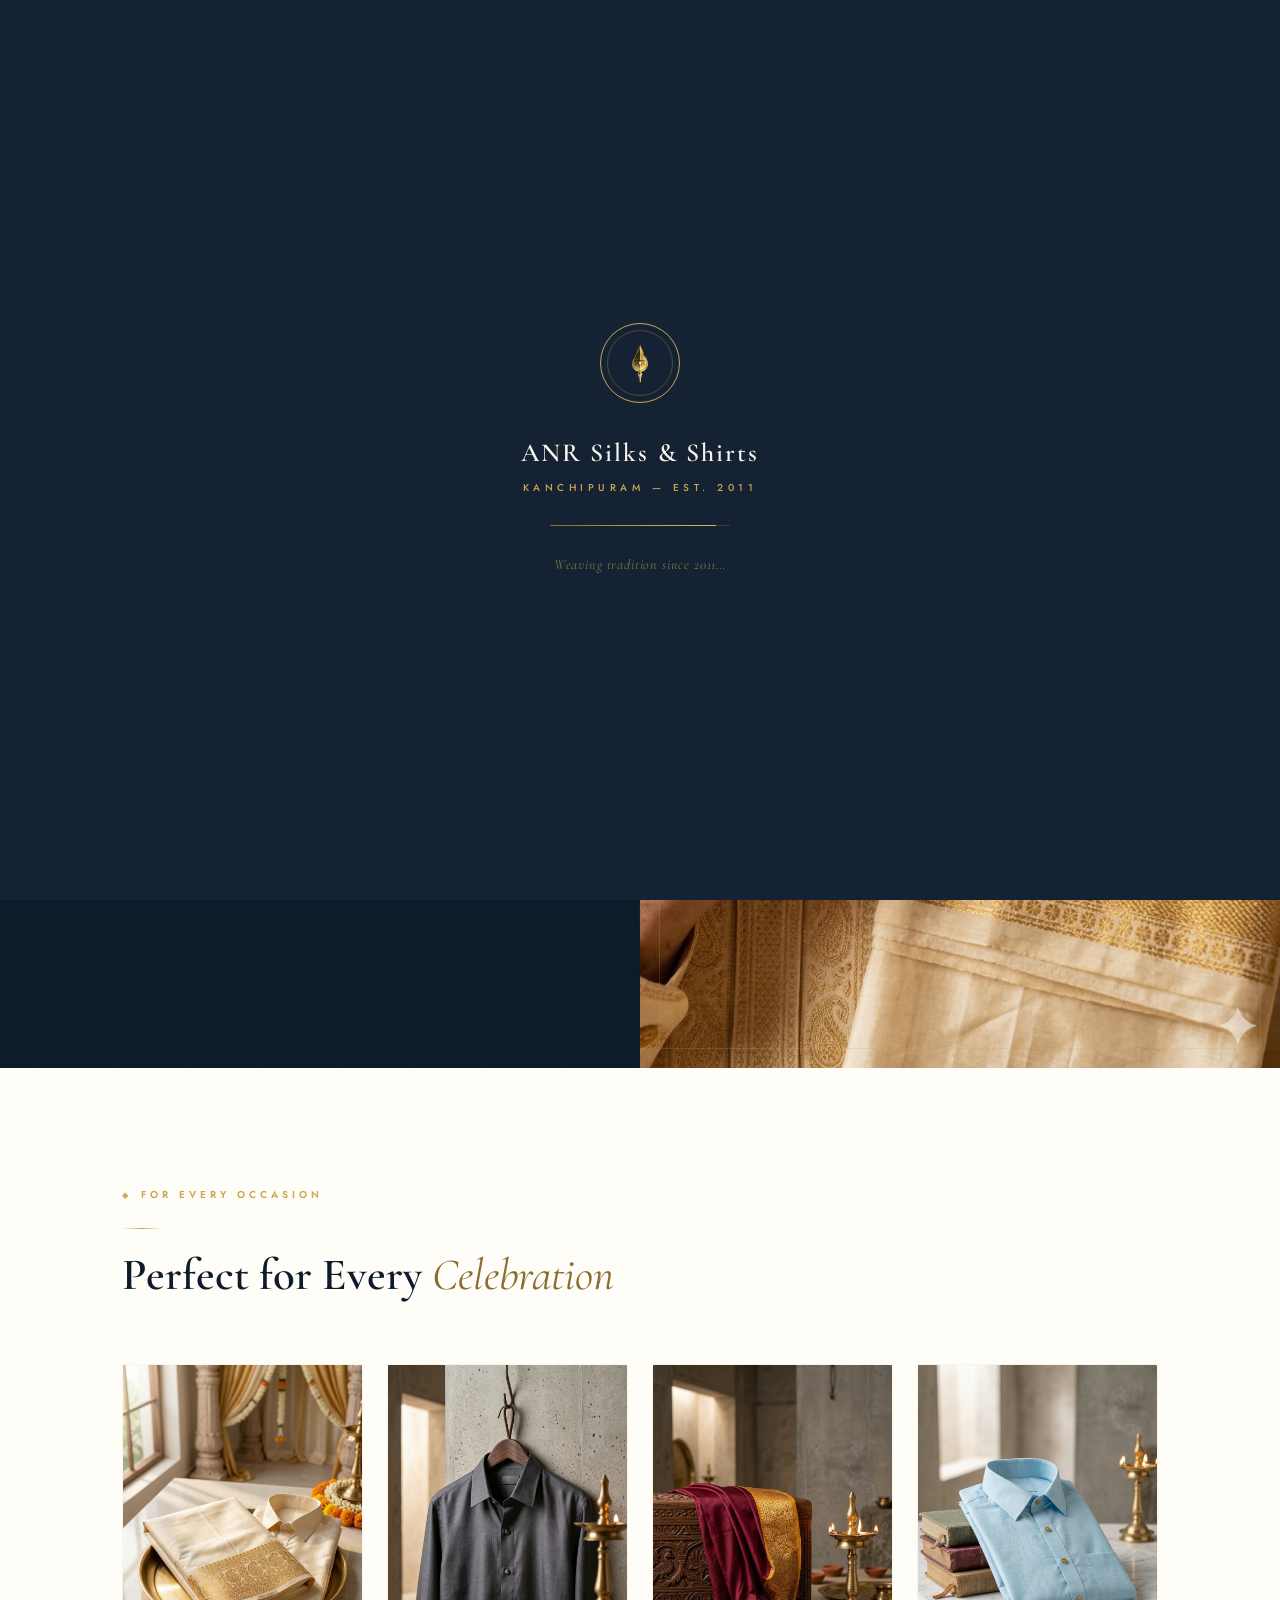
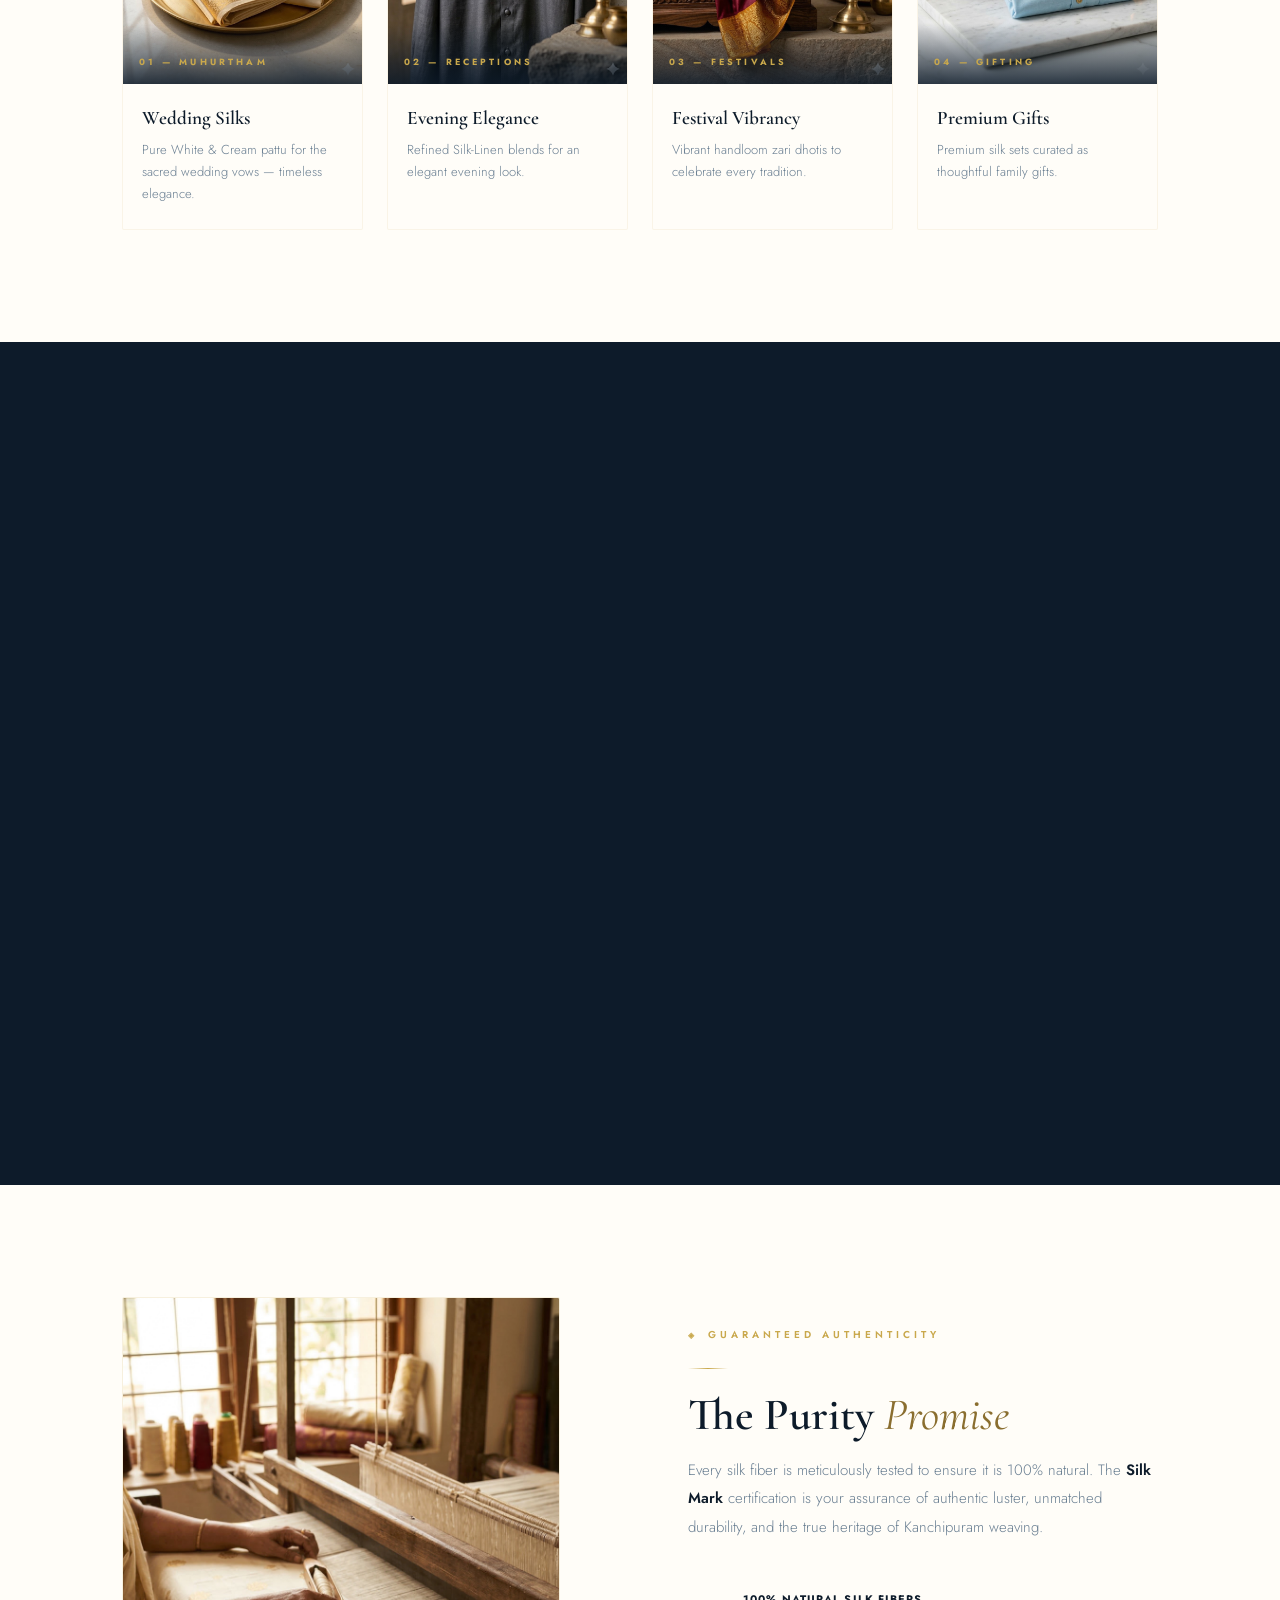
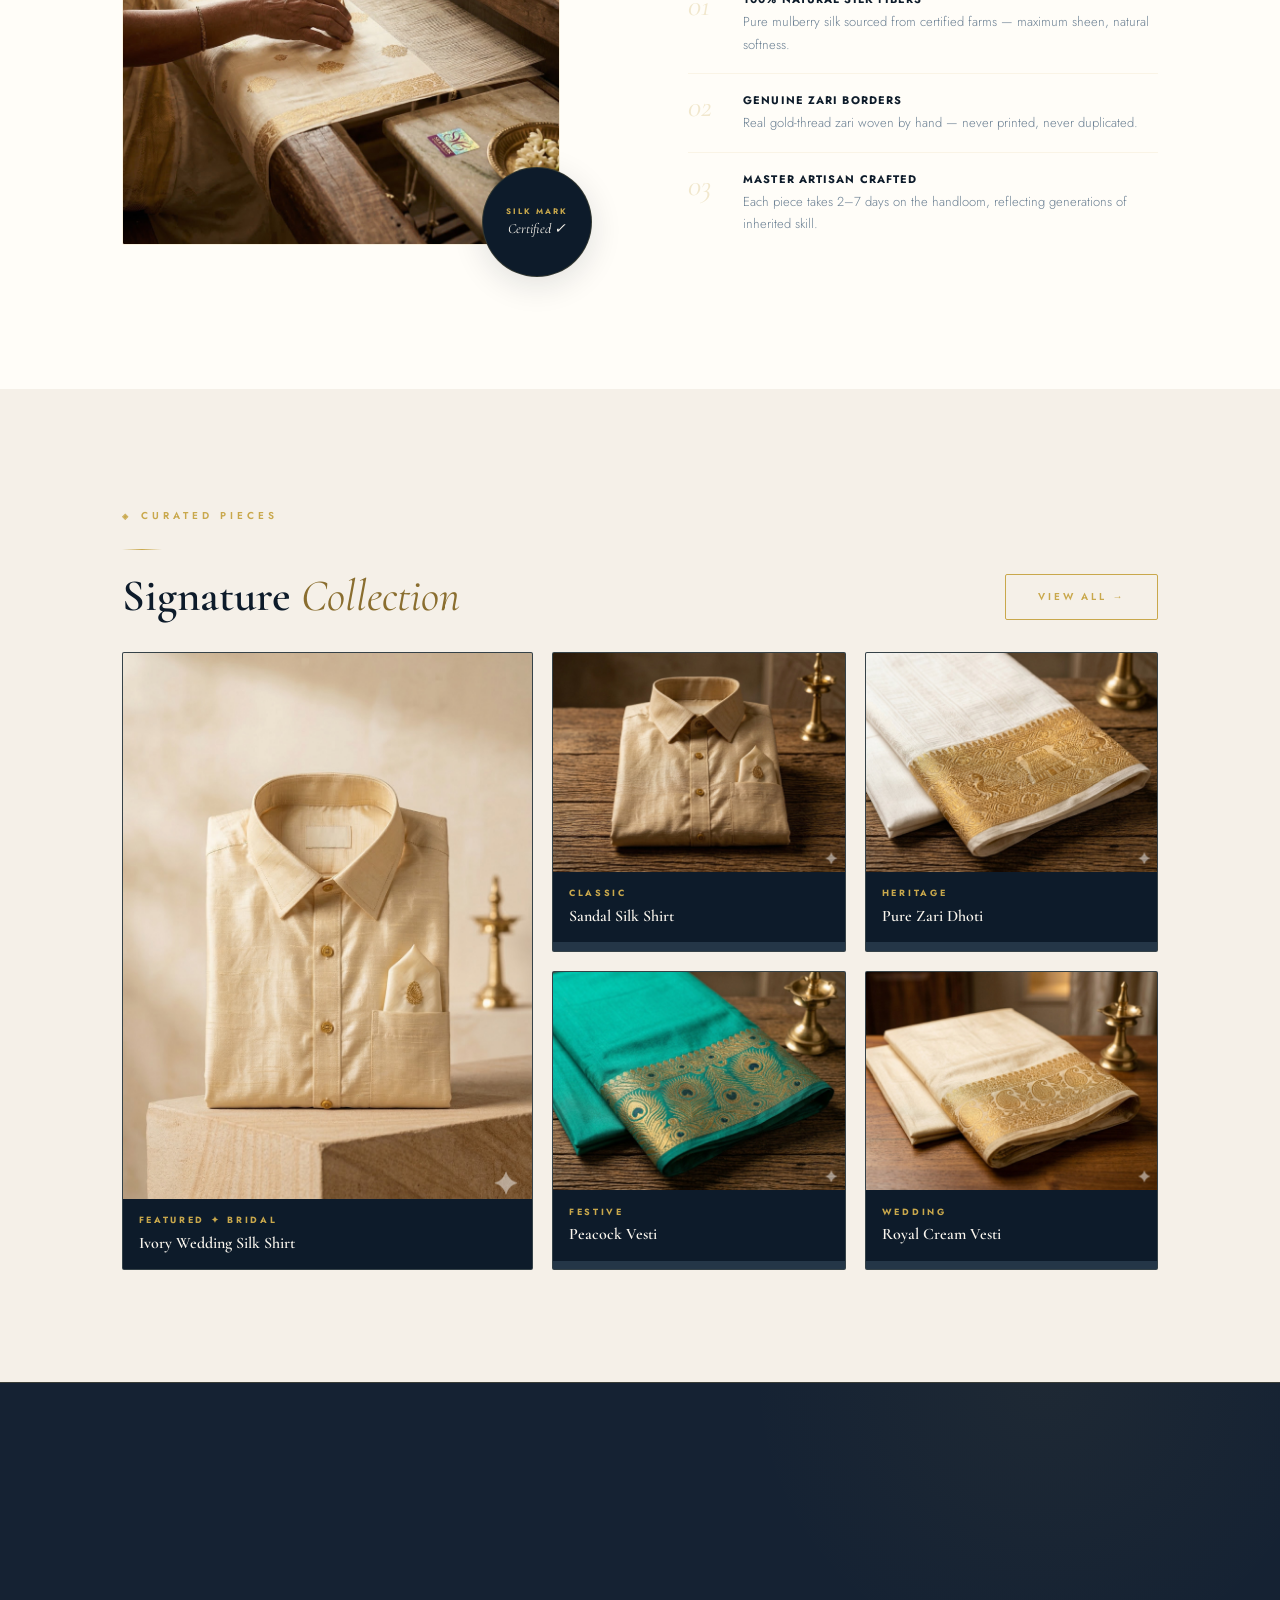
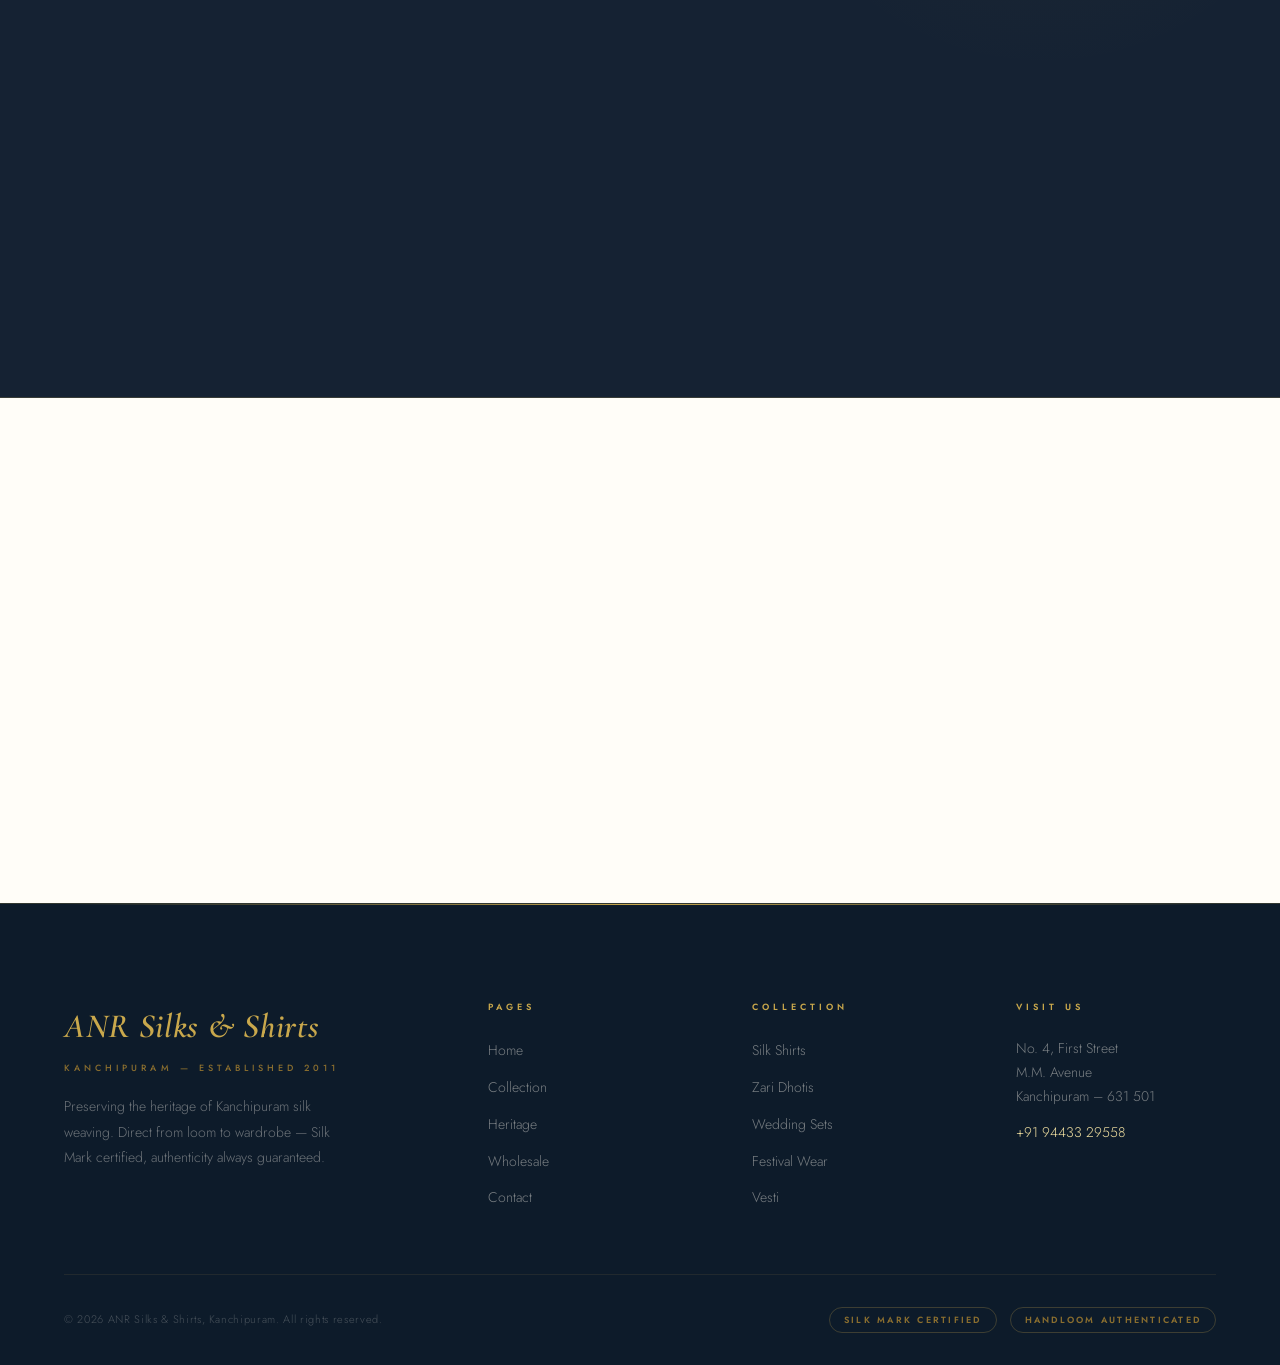
<file: index.html>
<!DOCTYPE html>
<html lang="en">
<head>
    <meta charset="UTF-8">
    <meta name="viewport" content="width=device-width, initial-scale=1.0">
    <title>ANR Silks & Shirts | Authentic Kanchipuram Handloom</title>
    <meta name="description" content="ANR Silks & Shirts — Authentic Kanchipuram handloom silk shirts, zari dhotis and vesti. Direct weaver to wardrobe. Silk Mark certified. Est. 2011.">
    <link rel="stylesheet" href="shared.css">
    <style>
    :root { --marquee-h: 38px; }

    .marquee-bar { position: fixed !important; top: var(--nav-h) !important; left: 0; right: 0; z-index: 998; }

    /* ── HERO ── */
    #hero {
        margin-top: calc(var(--nav-h) + var(--marquee-h));
        display: grid; grid-template-columns: 1fr 1fr;
        min-height: 800px; overflow: hidden;
    }
    .hero-left {
        background: var(--navy);
        padding: 4rem 5% 4rem 6%;
        display: flex; flex-direction: column; justify-content: center;
        position: relative; overflow: hidden;
    }
    .hero-left::before {
        content: '';
        position: absolute; top: -20%; left: -10%;
        width: 200%; height: 200%;
        background: repeating-linear-gradient(-55deg, transparent, transparent 60px, rgba(201,168,76,0.03) 60px, rgba(201,168,76,0.03) 61px);
        pointer-events: none;
    }
    .hero-left::after {
        content: ''; position: absolute; top: 10%; bottom: 10%; right: 0;
        width: 1px; background: linear-gradient(to bottom, transparent, var(--gold), transparent); opacity: 0.3;
    }
    .hero-eyebrow { display: flex; align-items: center; gap: 0.9rem; margin-bottom: 1.5rem; animation: fadeInUp 0.7s ease 3.2s both; }
    .hero-eyebrow-line { width: 32px; height: 1px; background: var(--gold); }
    .hero-eyebrow-text { font-family: 'Jost', sans-serif; font-size: 10px; font-weight: 600; letter-spacing: 0.5em; text-transform: uppercase; color: var(--gold); }
    .hero-h1 { font-family: 'Cormorant Garamond', serif; font-size: clamp(34px, 4.5vw, 70px); line-height: 1.05; color: var(--cream); margin-bottom: 1.2rem; font-weight: 600; animation: fadeInUp 0.8s ease 3.4s both; }
    .hero-h1 em { display: block; font-style: italic; color: var(--gold-pale); font-weight: 400; }
    .hero-h1 span { display: block; }
    .hero-sub { font-family: 'Cormorant Garamond', serif; font-size: clamp(14px, 1.3vw, 17px); font-style: italic; color: rgba(250,246,238,0.65); line-height: 1.85; max-width: 420px; margin-bottom: 2rem; animation: fadeInUp 0.8s ease 3.6s both; }
    .hero-actions { display: flex; gap: 0.9rem; flex-wrap: nowrap; margin-bottom: 2.5rem; animation: fadeInUp 0.8s ease 3.8s both; }
    .hero-stats { display: flex; gap: 2.5rem; border-top: 1px solid rgba(201,168,76,0.2); padding-top: 1.8rem; flex-wrap: wrap; animation: fadeInUp 0.8s ease 4s both; }
    .hero-stat-num { font-family: 'Cormorant Garamond', serif; font-size: 32px; font-style: italic; color: var(--gold); line-height: 1; display: block; }
    .hero-stat-label { font-family: 'Jost', sans-serif; font-size: 10px; font-weight: 500; letter-spacing: 0.1em; color: rgba(250,246,238,0.45); margin-top: 4px; }
    .hero-right { position: relative; overflow: hidden; background: var(--navy-mid); }
    .hero-right-img { width: 100%; height: 100%; object-fit: cover; object-position: center top; transition: transform 8s ease; }
    .hero-right:hover .hero-right-img { transform: scale(1.04); }
    .hero-right-badge { position: absolute; top: 1.5rem; right: 1.5rem; background: var(--gold); color: var(--navy); font-family: 'Jost', sans-serif; font-size: 9px; font-weight: 700; letter-spacing: 0.3em; text-transform: uppercase; padding: 7px 16px; border-radius: var(--radius); }
    .hero-right::before { content: ''; position: absolute; inset: 1.2rem; border: 1px solid rgba(201,168,76,0.2); pointer-events: none; z-index: 2; border-radius: var(--radius); }

    /* ── OCCASIONS ── */
    #occasions { background: var(--ivory); padding: 7rem 5%; }
    .occ-grid { display: grid; grid-template-columns: repeat(4,1fr); gap: 1.5rem; }
    .occ-card { background: var(--ivory); border: 1px solid rgba(201,168,76,0.1); border-radius: var(--radius); overflow: hidden; transition: transform 0.4s cubic-bezier(0.16,1,0.3,1), box-shadow 0.4s, border-color 0.3s; }
    .occ-card:hover { transform: translateY(-6px); box-shadow: var(--shadow-lg); border-color: rgba(201,168,76,0.3); }
    .occ-img { aspect-ratio: 3/4; position: relative; overflow: hidden; }
    .occ-img img { position: absolute; inset: 0; width: 100%; height: 100%; object-fit: cover; transition: transform 0.6s ease; }
    .occ-card:hover .occ-img img { transform: scale(1.06); }
    .occ-tag { position: absolute; bottom: 0; left: 0; right: 0; background: linear-gradient(to top, rgba(13,27,42,0.85), transparent); padding: 2rem 1rem 0.9rem; font-family: 'Jost', sans-serif; font-size: 9px; font-weight: 700; letter-spacing: 0.35em; text-transform: uppercase; color: var(--gold); }
    .occ-body { padding: 1.2rem 1.2rem 1.5rem; }
    .occ-name { font-family: 'Cormorant Garamond', serif; font-size: 1.2rem; font-weight: 600; color: var(--text-dark); margin-bottom: 5px; }
    .occ-desc { font-size: 13px; color: var(--text-light); line-height: 1.7; font-weight: 300; }

    /* ── GROOM'S ── */
    #grooms { background: var(--navy); padding: 7rem 5%; }
    .grooms-layout { display: grid; grid-template-columns: 1fr auto 1fr; gap: 3rem; align-items: center; }
    .grooms-center-wrap { width: 290px; flex-shrink: 0; }
    .grooms-center-img { width: 100%; aspect-ratio: 2/3; border-radius: var(--radius); overflow: hidden; border: 1px solid var(--border); box-shadow: 0 24px 60px rgba(0,0,0,0.4); position: relative; }
    .grooms-center-img::before { content: ''; position: absolute; inset: 0.8rem; border: 1px solid rgba(201,168,76,0.2); border-radius: var(--radius); z-index: 1; pointer-events: none; }
    .grooms-center-img img { width: 100%; height: 100%; object-fit: cover; }
    .grooms-side { display: flex; flex-direction: column; gap: 1.2rem; }
    .gfc-card { background: rgba(255,255,255,0.04); border: 1px solid rgba(201,168,76,0.12); border-radius: var(--radius); padding: 1.6rem; transition: all 0.3s; }
    .gfc-card:hover { background: rgba(201,168,76,0.07); border-color: rgba(201,168,76,0.3); transform: translateX(4px); }
    .grooms-side:last-child .gfc-card:hover { transform: translateX(-4px); }
    .gfc-icon { font-size: 1.6rem; margin-bottom: 0.6rem; }
    .gfc-title { font-family: 'Cormorant Garamond', serif; font-size: 1.15rem; font-weight: 600; color: var(--cream); margin-bottom: 4px; }
    .gfc-desc { font-size: 13px; color: rgba(250,246,238,0.5); line-height: 1.75; font-weight: 300; }

    /* ── PURITY ── */
    #purity { background: var(--ivory); padding: 7rem 5%; }
    .purity-layout { display: grid; grid-template-columns: 1fr 1fr; gap: 6rem; align-items: center; }
    .purity-img-wrap { position: relative; padding-bottom: 2rem; padding-right: 2rem; }
    .purity-img { width: 100%; aspect-ratio: 4/5; border-radius: var(--radius); overflow: hidden; border: 1px solid rgba(201,168,76,0.15); }
    .purity-img img { width: 100%; height: 100%; object-fit: cover; }
    .purity-badge { position: absolute; bottom: 0; right: 0; background: var(--navy); color: var(--cream); width: 110px; height: 110px; border-radius: 50%; display: flex; flex-direction: column; align-items: center; justify-content: center; text-align: center; gap: 3px; border: 1px solid var(--border); box-shadow: var(--shadow-md); }
    .purity-badge span:first-child { font-family: 'Jost', sans-serif; font-size: 8px; letter-spacing: 0.25em; font-weight: 700; text-transform: uppercase; color: var(--gold); }
    .purity-badge span:last-child { font-family: 'Cormorant Garamond', serif; font-size: 14px; font-style: italic; color: var(--cream); line-height: 1.3; }
    .purity-points { margin-top: 2rem; }
    .pp-item { display: flex; gap: 1.2rem; align-items: flex-start; padding: 1.1rem 0; border-bottom: 1px solid rgba(201,168,76,0.1); }
    .pp-item:last-child { border-bottom: none; }
    .pp-num { font-family: 'Cormorant Garamond', serif; font-size: 30px; font-style: italic; color: rgba(201,168,76,0.25); line-height: 1; min-width: 36px; }
    .pp-label { font-family: 'Jost', sans-serif; font-size: 11px; font-weight: 700; letter-spacing: 0.1em; text-transform: uppercase; color: var(--text-dark); margin-bottom: 3px; }
    .pp-text { font-size: 13px; color: var(--text-light); line-height: 1.7; font-weight: 300; }

    /* ── COLLECTION PREVIEW ── */
    #collection-preview { background: var(--warm-white); padding: 7rem 5%; }
    .col-grid { display: grid; grid-template-columns: 1.4fr 1fr 1fr; grid-template-rows: auto auto; gap: 1.2rem; }
    .col-card { border-radius: var(--radius); overflow: hidden; position: relative; background: var(--navy-soft); border: 1px solid rgba(201,168,76,0.1); transition: all 0.4s; cursor: pointer; }
    .col-card:hover { box-shadow: var(--shadow-lg); border-color: rgba(201,168,76,0.3); transform: translateY(-4px); }
    .col-card.featured { grid-row: span 2; }
    .col-img { width: 100%; overflow: hidden; }
    .col-img img { width: 100%; height: 100%; object-fit: cover; display: block; transition: transform 0.6s ease; }
    .col-card:hover .col-img img { transform: scale(1.05); }
    .col-card.featured .col-img { aspect-ratio: 3/4; }
    .col-img.ci2, .col-img.ci3, .col-img.ci4, .col-img.ci5 { aspect-ratio: 4/3; }
    .col-label { padding: 0.9rem 1rem 0.8rem; background: var(--navy); }
    .col-cat { font-family: 'Jost', sans-serif; font-size: 9px; font-weight: 700; letter-spacing: 0.3em; text-transform: uppercase; color: var(--gold); display: block; margin-bottom: 3px; }
    .col-name { font-family: 'Cormorant Garamond', serif; font-size: 1rem; font-weight: 600; color: var(--cream); }

    /* ── HERITAGE BAND ── */
    #heritage-band { background: var(--navy-mid); padding: 7rem 5%; position: relative; overflow: hidden; border-top: 1px solid var(--border); border-bottom: 1px solid var(--border); }
    #heritage-band::before { content: ''; position: absolute; top: -50%; right: -5%; width: 600px; height: 600px; background: radial-gradient(circle, rgba(201,168,76,0.05) 0%, transparent 70%); pointer-events: none; }
    .heritage-inner { display: grid; grid-template-columns: 1fr 1fr; gap: 6rem; align-items: center; }
    .heritage-quote { border-left: 2px solid var(--gold); padding: 1.2rem 1.8rem; background: rgba(201,168,76,0.05); margin: 1.8rem 0 2rem; border-radius: 0 var(--radius) var(--radius) 0; }
    .heritage-quote p { font-family: 'Cormorant Garamond', serif; font-style: italic; font-size: 1.05rem; color: rgba(250,246,238,0.75); line-height: 1.85; }
    .heritage-cards { display: grid; grid-template-columns: 1fr 1fr; gap: 1rem; }
    .hcard { background: rgba(255,255,255,0.04); border: 1px solid rgba(201,168,76,0.12); border-radius: var(--radius); padding: 1.6rem; transition: all 0.3s; }
    .hcard:hover { background: rgba(201,168,76,0.06); border-color: rgba(201,168,76,0.25); transform: translateY(-3px); }
    .hcard-num { font-family: 'Cormorant Garamond', serif; font-size: 40px; font-style: italic; color: var(--gold); line-height: 1; margin-bottom: 5px; }
    .hcard-title { font-family: 'Jost', sans-serif; font-size: 11px; font-weight: 700; letter-spacing: 0.1em; color: var(--cream); margin-bottom: 5px; }
    .hcard-text { font-size: 13px; color: rgba(250,246,238,0.45); line-height: 1.7; font-weight: 300; }

    /* ── CTA BAND ── */
    #cta-band { background: var(--ivory); padding: 7rem 5%; }
    .cta-inner { display: grid; grid-template-columns: 1fr 1fr; gap: 5rem; align-items: center; }
    .cta-store { background: var(--navy); border: 1px solid var(--border); border-radius: var(--radius); padding: 2.2rem; position: relative; overflow: hidden; }
    .cta-store::before { content: ''; position: absolute; top: 0; left: 0; right: 0; height: 2px; background: linear-gradient(90deg, transparent, var(--gold), transparent); }
    .cta-store-row { display: flex; gap: 1rem; align-items: flex-start; margin-bottom: 1.4rem; }
    .cta-store-row:last-child { margin-bottom: 0; }
    .cta-store-icon { font-size: 1.1rem; flex-shrink: 0; margin-top: 2px; }
    .cta-store-label { font-family: 'Jost', sans-serif; font-size: 9px; font-weight: 700; letter-spacing: 0.3em; text-transform: uppercase; color: var(--gold); display: block; margin-bottom: 3px; }
    .cta-store-val { font-size: 14px; color: rgba(250,246,238,0.65); line-height: 1.6; font-weight: 300; }
    .cta-store-val a { color: var(--gold-pale); font-weight: 500; }
    .cta-buttons { display: flex; gap: 1rem; flex-wrap: nowrap; margin-top: 2rem; }

    /* ── RESPONSIVE ── */
    @media (max-width: 1100px) {
        .grooms-layout { grid-template-columns: 1fr 1fr; }
        .grooms-center-wrap { display: none; }
        .grooms-layout .grooms-side:last-child { grid-column: 1 / -1; display: grid; grid-template-columns: 1fr 1fr; gap: 1.2rem; }
    }
    @media (max-width: 900px) {
        #hero { grid-template-columns: 1fr; min-height: auto; }
        .hero-right { order: 1; height: 460px; }
        .hero-left { order: 2; padding: 2.5rem 5%; }
        .hero-left::after { display: none; }
        .hero-actions { flex-wrap: wrap; }
        .hero-actions .btn { flex: 1 1 calc(50% - 0.5rem); text-align: center; font-size: 10px !important; padding: 12px !important; }
        .hero-stats { gap: 1.5rem; }
        .occ-grid { grid-template-columns: 1fr 1fr; }
        .occ-img { aspect-ratio: 4/3 !important; }
        .purity-layout { grid-template-columns: 1fr; }
        .purity-img-wrap { max-width: 440px; margin: 0 auto; }
        .col-grid { grid-template-columns: 1fr 1fr; }
        .col-card.featured { grid-row: span 1; }
        .col-card.featured .col-img { aspect-ratio: 4/3; }
        .heritage-inner { grid-template-columns: 1fr; gap: 3rem; }
        .cta-inner { grid-template-columns: 1fr; gap: 2.5rem; }
        .cta-buttons { flex-wrap: wrap; }
        .cta-buttons .btn { flex: 1 1 calc(50% - 0.5rem); text-align: center; }
    }
    @media (max-width: 600px) {
        .hero-right { height: 380px; }
        .hero-actions .btn { flex: 1 1 100%; }
        .occ-grid { grid-template-columns: 1fr; }
        .occ-img { aspect-ratio: 16/9 !important; }
        .grooms-layout { grid-template-columns: 1fr; }
        .grooms-layout .grooms-side:last-child { grid-column: 1; display: flex; flex-direction: column; }
        .col-grid { grid-template-columns: 1fr; }
        .heritage-cards { grid-template-columns: 1fr; }
        .cta-buttons .btn { flex: 1 1 100%; }
    }
    </style>
</head>
<body>

<div id="page-loader">
    <div class="loader-inner">
        <div class="loader-emblem">
            <img src="Vel-hindu-outline.png" alt="Vel">
        </div>
        <div class="loader-brand">
            <span class="loader-brand-name">ANR Silks &amp; Shirts</span>
            <span class="loader-brand-sub">Kanchipuram — Est. 2011</span>
        </div>
        <div class="loader-bar-wrap"><div class="loader-bar" id="loader-bar"></div></div>
        <span class="loader-tagline">Weaving tradition since 2011…</span>
    </div>
</div>

<nav class="site-nav">
    <a href="index.html" class="nav-brand">
        <!-- Nav emblem (index.html — root level) -->
        <div class="nav-emblem">
            <img src="Vel-hindu-outline.png" alt="Vel">
        </div>
        <div class="nav-brand-text">
            <span class="nav-brand-name">ANR Silks &amp; Shirts</span>
            <span class="nav-brand-sub">Kanchipuram — Est. 2011</span>
        </div>
    </a>
    <div class="nav-links">
        <a href="index.html" class="active">Home</a>
        <a href="pages/collection.html">Collection</a>
        <a href="pages/heritage.html">Heritage</a>
        <a href="pages/wholesale.html">Wholesale</a>
        <a href="pages/contact.html">Contact</a>
        <a href="https://wa.me/919443329558" class="nav-cta">WhatsApp Enquiry</a>
    </div>
    <button class="nav-hamburger" aria-label="Menu"><span></span><span></span><span></span></button>
</nav>
<div class="nav-drawer">
    <a href="index.html" class="active">Home</a>
    <a href="pages/collection.html">Collection</a>
    <a href="pages/heritage.html">Heritage</a>
    <a href="pages/wholesale.html">Wholesale</a>
    <a href="pages/contact.html">Contact</a>
    <a href="https://wa.me/919443329558" class="drawer-cta">WhatsApp Enquiry →</a>
</div>

<div class="marquee-bar">
    <div class="marquee-track">
        <span>Authentic Kanchipuram Silk</span><span class="m-sep"> ✦ </span>
        <span>Silk Mark Certified</span><span class="m-sep"> ✦ </span>
        <span>Direct from the Weaver</span><span class="m-sep"> ✦ </span>
        <span>15 Years of Tradition</span><span class="m-sep"> ✦ </span>
        <span>Wholesale &amp; Bulk Orders</span><span class="m-sep"> ✦ </span>
        <span>Pure Zari Handloom</span><span class="m-sep"> ✦ </span>
        <span>Kanchipuram – 631 501</span><span class="m-sep"> ✦ </span>
        <span>Authentic Kanchipuram Silk</span><span class="m-sep"> ✦ </span>
        <span>Silk Mark Certified</span><span class="m-sep"> ✦ </span>
        <span>Direct from the Weaver</span><span class="m-sep"> ✦ </span>
        <span>15 Years of Tradition</span><span class="m-sep"> ✦ </span>
        <span>Wholesale &amp; Bulk Orders</span><span class="m-sep"> ✦ </span>
        <span>Pure Zari Handloom</span><span class="m-sep"> ✦ </span>
        <span>Kanchipuram – 631 501</span><span class="m-sep"> ✦ </span>
    </div>
</div>

<section id="hero">
    <div class="hero-left">
        <div class="hero-eyebrow"><div class="hero-eyebrow-line"></div><span class="hero-eyebrow-text">Direct Weaver to Wardrobe</span><div class="hero-eyebrow-line"></div></div>
        <h1 class="hero-h1"><span>Authentic</span><em>Kanchipuram</em><span>Silk Mastery</span></h1>
        <p class="hero-sub">Handwoven with centuries of tradition. Worn for moments that matter — weddings, festivals, and everything in between.</p>
        <div class="hero-actions">
            <a href="pages/collection.html" class="btn btn-gold btn-lg">Explore Collection</a>
            <a href="pages/wholesale.html" class="btn btn-outline-gold btn-lg">Wholesale Enquiry</a>
        </div>
        <div class="hero-stats">
            <div><span class="hero-stat-num">15+</span><div class="hero-stat-label">Years of Heritage</div></div>
            <div><span class="hero-stat-num">100%</span><div class="hero-stat-label">Pure Silk Mark</div></div>
            <div><span class="hero-stat-num">∞</span><div class="hero-stat-label">Patterns Available</div></div>
        </div>
    </div>
    <div class="hero-right">
        <img src="images/1.jpg" alt="Kanchipuram Silk" class="hero-right-img">
        <div class="hero-right-badge">Silk Mark Certified</div>
    </div>
</section>

<section id="occasions">
    <div class="container">
        <div class="sec-head reveal"><div class="tag-pill">For Every Occasion</div><div class="gold-rule"></div><h2 class="serif-title">Perfect for Every <em>Celebration</em></h2></div>
        <div class="occ-grid">
            <div class="occ-card reveal reveal-d1"><div class="occ-img"><img src="images/7.jpg" alt="Wedding Silks"><div class="occ-tag">01 — Muhurtham</div></div><div class="occ-body"><div class="occ-name">Wedding Silks</div><p class="occ-desc">Pure White &amp; Cream pattu for the sacred wedding vows — timeless elegance.</p></div></div>
            <div class="occ-card reveal reveal-d2"><div class="occ-img"><img src="images/8.jpg" alt="Evening Elegance"><div class="occ-tag">02 — Receptions</div></div><div class="occ-body"><div class="occ-name">Evening Elegance</div><p class="occ-desc">Refined Silk-Linen blends for an elegant evening look.</p></div></div>
            <div class="occ-card reveal reveal-d3"><div class="occ-img"><img src="images/9.jpg" alt="Festival Vibrancy"><div class="occ-tag">03 — Festivals</div></div><div class="occ-body"><div class="occ-name">Festival Vibrancy</div><p class="occ-desc">Vibrant handloom zari dhotis to celebrate every tradition.</p></div></div>
            <div class="occ-card reveal reveal-d4"><div class="occ-img"><img src="images/10.jpg" alt="Premium Gifts"><div class="occ-tag">04 — Gifting</div></div><div class="occ-body"><div class="occ-name">Premium Gifts</div><p class="occ-desc">Premium silk sets curated as thoughtful family gifts.</p></div></div>
        </div>
    </div>
</section>

<section id="grooms">
    <div class="container">
        <div class="sec-head center reveal"><div class="tag-pill" style="justify-content:center; color:var(--gold);">Exclusively for the Groom</div><div class="gold-rule center"></div><h2 class="serif-title" style="color:var(--cream);">The <em style="color:var(--gold-pale);">Groom's</em> Ritual</h2></div>
        <div class="grooms-layout">
            <div class="grooms-side">
                <div class="gfc-card reveal reveal-d1"><div class="gfc-icon">👔</div><div class="gfc-title">Handloom Silk Shirts</div><p class="gfc-desc">High-density weave for a natural glow and superior comfort. Crafted for all-day celebration wear with no compromise.</p></div>
                <div class="gfc-card reveal reveal-d2"><div class="gfc-icon">🎖️</div><div class="gfc-title">Golden Zari Vesti</div><p class="gfc-desc">Traditional dhotis featuring rich gold zari borders — the pinnacle of South Indian bridal fashion, perfected over generations.</p></div>
            </div>
            <div class="grooms-center-wrap"><div class="grooms-center-img reveal"><img src="images/11.jpg" alt="Groom's Collection"></div></div>
            <div class="grooms-side">
                <div class="gfc-card reveal reveal-d3"><div class="gfc-icon">📦</div><div class="gfc-title">Wholesale Supply</div><p class="gfc-desc">Direct manufacturer pricing for bulk retail. Trusted by hundreds of retailers across Tamil Nadu and beyond.</p></div>
                <div class="gfc-card reveal reveal-d4"><div class="gfc-icon">🧵</div><div class="gfc-title">Custom Weaving</div><p class="gfc-desc">Request custom colours, patterns, and border designs for that unique, one-of-a-kind look tailored to your vision.</p></div>
            </div>
        </div>
    </div>
</section>

<section id="purity">
    <div class="container">
        <div class="purity-layout">
            <div class="purity-img-wrap reveal"><div class="purity-img"><img src="images/12.jpg" alt="Silk Purity"></div><div class="purity-badge"><span>Silk Mark</span><span>Certified ✓</span></div></div>
            <div class="reveal reveal-d2">
                <div class="tag-pill">Guaranteed Authenticity</div><div class="gold-rule"></div>
                <h2 class="serif-title">The Purity <em>Promise</em></h2>
                <p class="body-text" style="margin-top:1rem;">Every silk fiber is meticulously tested to ensure it is 100% natural. The <strong style="color:var(--text-dark); font-weight:600;">Silk Mark</strong> certification is your assurance of authentic luster, unmatched durability, and the true heritage of Kanchipuram weaving.</p>
                <div class="purity-points">
                    <div class="pp-item"><div class="pp-num">01</div><div><div class="pp-label">100% Natural Silk Fibers</div><p class="pp-text">Pure mulberry silk sourced from certified farms — maximum sheen, natural softness.</p></div></div>
                    <div class="pp-item"><div class="pp-num">02</div><div><div class="pp-label">Genuine Zari Borders</div><p class="pp-text">Real gold-thread zari woven by hand — never printed, never duplicated.</p></div></div>
                    <div class="pp-item"><div class="pp-num">03</div><div><div class="pp-label">Master Artisan Crafted</div><p class="pp-text">Each piece takes 2–7 days on the handloom, reflecting generations of inherited skill.</p></div></div>
                </div>
            </div>
        </div>
    </div>
</section>

<section id="collection-preview">
    <div class="container">
        <div class="sec-head reveal" style="display:flex; justify-content:space-between; align-items:flex-end; margin-bottom:2rem;">
            <div><div class="tag-pill">Curated Pieces</div><div class="gold-rule"></div><h2 class="serif-title">Signature <em>Collection</em></h2></div>
            <a href="pages/collection.html" class="btn btn-outline-gold" style="flex-shrink:0;">View All →</a>
        </div>
        <div class="col-grid">
            <div class="col-card featured reveal reveal-d1"><div class="col-img"><img src="images/2.jpg" alt="Ivory Wedding Silk Shirt"></div><div class="col-label"><span class="col-cat">Featured ✦ Bridal</span><div class="col-name">Ivory Wedding Silk Shirt</div></div></div>
            <div class="col-card reveal reveal-d2"><div class="col-img ci2"><img src="images/3.jpg" alt="Sandal Silk Shirt"></div><div class="col-label"><span class="col-cat">Classic</span><div class="col-name">Sandal Silk Shirt</div></div></div>
            <div class="col-card reveal reveal-d3"><div class="col-img ci3"><img src="images/4.jpg" alt="Pure Zari Dhoti"></div><div class="col-label"><span class="col-cat">Heritage</span><div class="col-name">Pure Zari Dhoti</div></div></div>
            <div class="col-card reveal reveal-d4"><div class="col-img ci4"><img src="images/5.jpg" alt="Peacock Vesti"></div><div class="col-label"><span class="col-cat">Festive</span><div class="col-name">Peacock Vesti</div></div></div>
            <div class="col-card reveal reveal-d4"><div class="col-img ci5"><img src="images/6.jpg" alt="Royal Cream Vesti"></div><div class="col-label"><span class="col-cat">Wedding</span><div class="col-name">Royal Cream Vesti</div></div></div>
        </div>
    </div>
</section>

<section id="heritage-band">
    <div class="container">
        <div class="heritage-inner">
            <div class="reveal">
                <div class="tag-pill" style="color:var(--gold);">Our Story</div><div class="gold-rule"></div>
                <h2 class="serif-title" style="color:var(--cream);">15 Years of <em style="color:var(--gold-pale);">Tradition</em></h2>
                <div class="heritage-quote"><p>"Based in the heart of Kanchipuram, ANR Silks has spent over a decade perfecting the art of the handloom. We are a family of weavers dedicated to the elegance of the South Indian groom."</p></div>
                <a href="pages/heritage.html" class="btn btn-outline-gold">Read Our Story →</a>
            </div>
            <div class="heritage-cards reveal reveal-d2">
                <div class="hcard"><div class="hcard-num">15+</div><div class="hcard-title">Years of Heritage</div><p class="hcard-text">Perfecting the handloom craft since 2011 in the silk capital of India.</p></div>
                <div class="hcard"><div class="hcard-num">∞</div><div class="hcard-title">Patterns Woven</div><p class="hcard-text">Countless designs across silk, linen-silk blends and pure zari.</p></div>
                <div class="hcard"><div class="hcard-num">100%</div><div class="hcard-title">Pure Authenticity</div><p class="hcard-text">Silk Mark certified — a guarantee of natural, tested fibers.</p></div>
                <div class="hcard"><div class="hcard-num">1st</div><div class="hcard-title">Direct from Loom</div><p class="hcard-text">No middlemen. From our weavers directly to your wardrobe.</p></div>
            </div>
        </div>
    </div>
</section>

<section id="cta-band">
    <div class="container">
        <div class="cta-inner">
            <div class="reveal">
                <div class="tag-pill">Visit or Call Us</div><div class="gold-rule"></div>
                <h2 class="serif-title">Get in <em>Touch</em></h2>
                <p class="body-text" style="margin:1rem 0 0;">Whether you're a bride's family, a groom planning his look, or a retailer seeking wholesale partnership — we'd love to hear from you.</p>
                <div class="cta-buttons">
                    <a href="pages/contact.html" class="btn btn-gold">Make an Enquiry</a>
                    <a href="pages/wholesale.html" class="btn btn-outline-gold">Wholesale →</a>
                </div>
            </div>
            <div class="cta-store reveal reveal-d2">
                <div class="cta-store-row"><div class="cta-store-icon">📍</div><div><span class="cta-store-label">Our Store</span><div class="cta-store-val">No. 4, First Street, M.M. Avenue,<br>Kanchipuram – 631 501</div></div></div>
                <div class="cta-store-row"><div class="cta-store-icon">📞</div><div><span class="cta-store-label">Call / WhatsApp</span><div class="cta-store-val"><a href="tel:+919443329558">+91 94433 29558</a></div></div></div>
                <div class="cta-store-row"><div class="cta-store-icon">🕐</div><div><span class="cta-store-label">Store Hours</span><div class="cta-store-val">Mon – Sat: 9 AM – 8 PM<br>Sunday: 10 AM – 6 PM</div></div></div>
            </div>
        </div>
    </div>
</section>

<footer class="site-footer">
    <div class="footer-grid">
        <div><div class="footer-brand-name">ANR Silks &amp; Shirts</div><div class="footer-brand-sub">Kanchipuram — Established 2011</div><p class="footer-desc">Preserving the heritage of Kanchipuram silk weaving. Direct from loom to wardrobe — Silk Mark certified, authenticity always guaranteed.</p></div>
        <div class="footer-col"><h4>Pages</h4><ul><li><a href="index.html">Home</a></li><li><a href="pages/collection.html">Collection</a></li><li><a href="pages/heritage.html">Heritage</a></li><li><a href="pages/wholesale.html">Wholesale</a></li><li><a href="pages/contact.html">Contact</a></li></ul></div>
        <div class="footer-col"><h4>Collection</h4><ul><li><a href="pages/collection.html">Silk Shirts</a></li><li><a href="pages/collection.html">Zari Dhotis</a></li><li><a href="pages/collection.html">Wedding Sets</a></li><li><a href="pages/collection.html">Festival Wear</a></li><li><a href="pages/collection.html">Vesti</a></li></ul></div>
        <div class="footer-col"><h4>Visit Us</h4><p class="footer-contact-val">No. 4, First Street<br>M.M. Avenue<br>Kanchipuram – 631 501</p><p class="footer-contact-val" style="margin-top:0.8rem;"><a href="tel:+919443329558">+91 94433 29558</a></p></div>
    </div>
    <div class="footer-bottom">
        <p class="footer-copy">© 2026 ANR Silks &amp; Shirts, Kanchipuram. All rights reserved.</p>
        <div class="footer-badges"><div class="foot-badge">Silk Mark Certified</div><div class="foot-badge">Handloom Authenticated</div></div>
    </div>
</footer>
<script src="shared.js"></script>
</body>
</html>
</file>
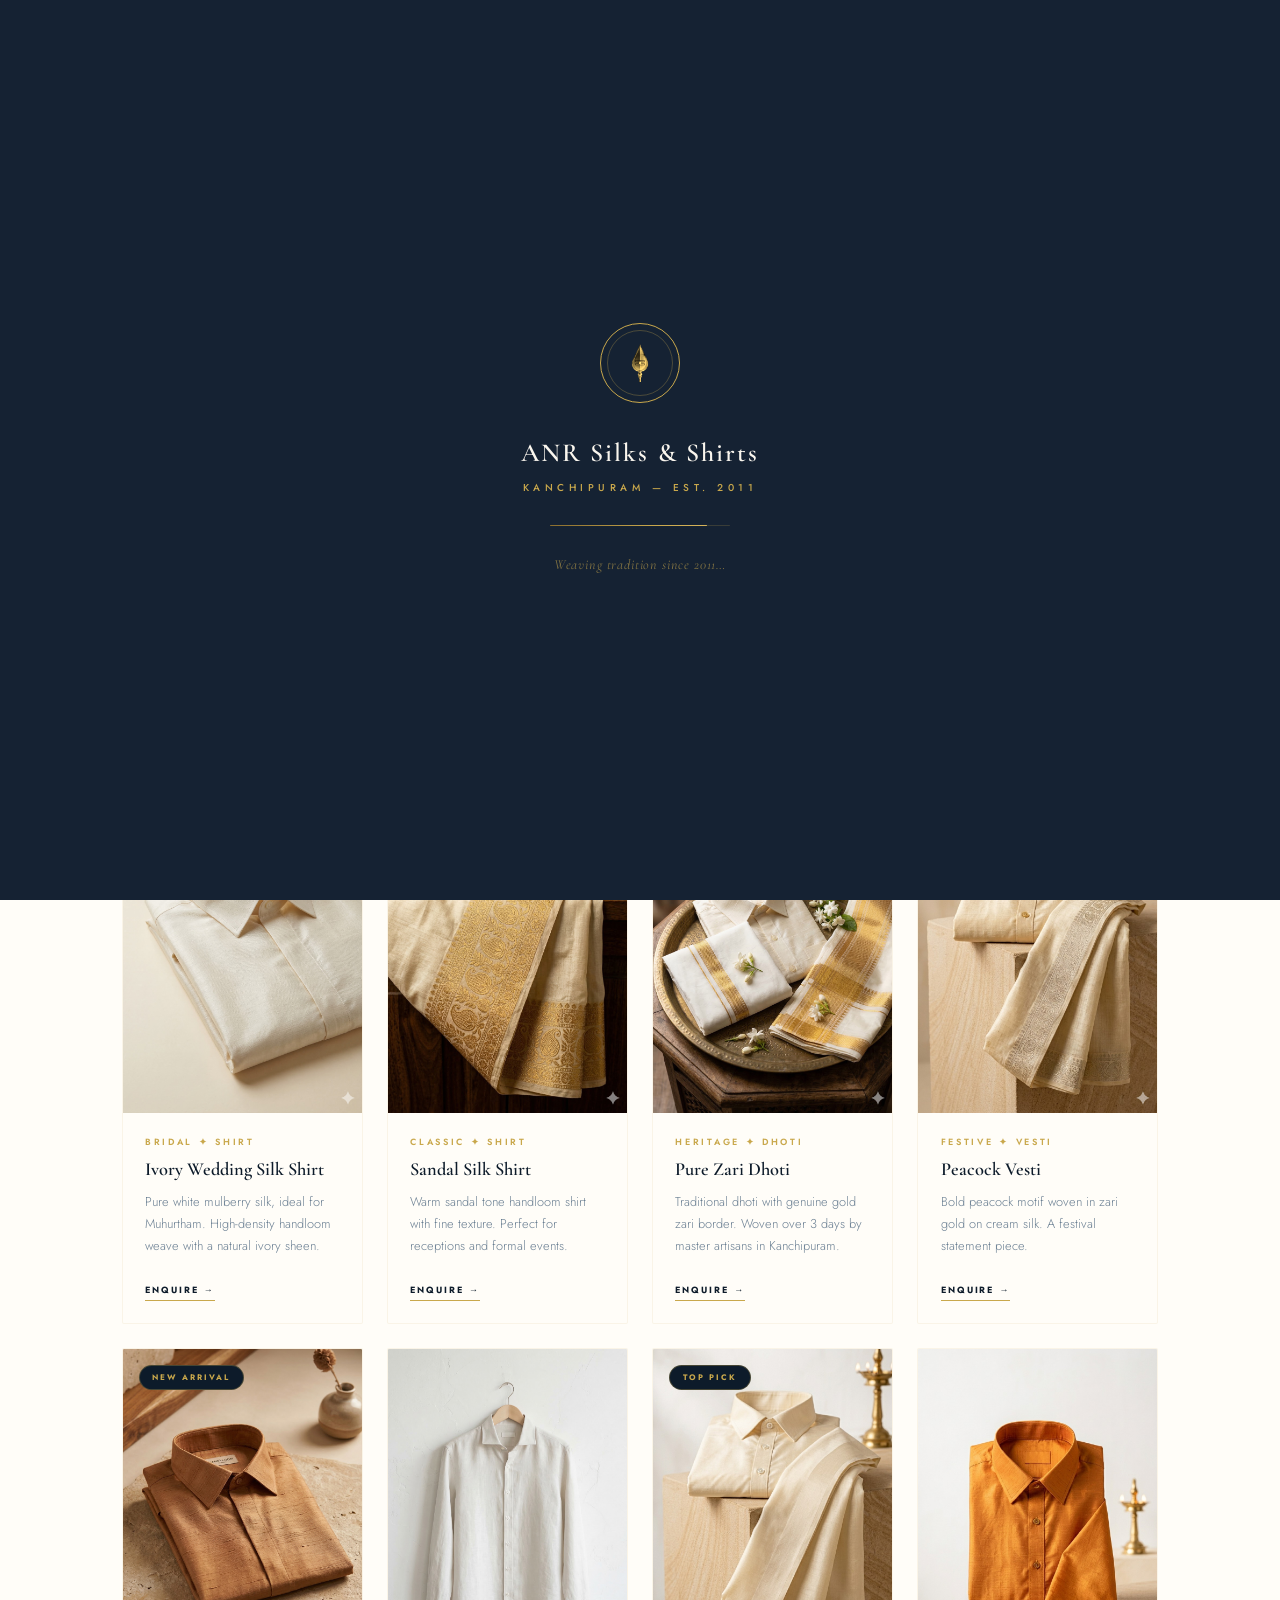
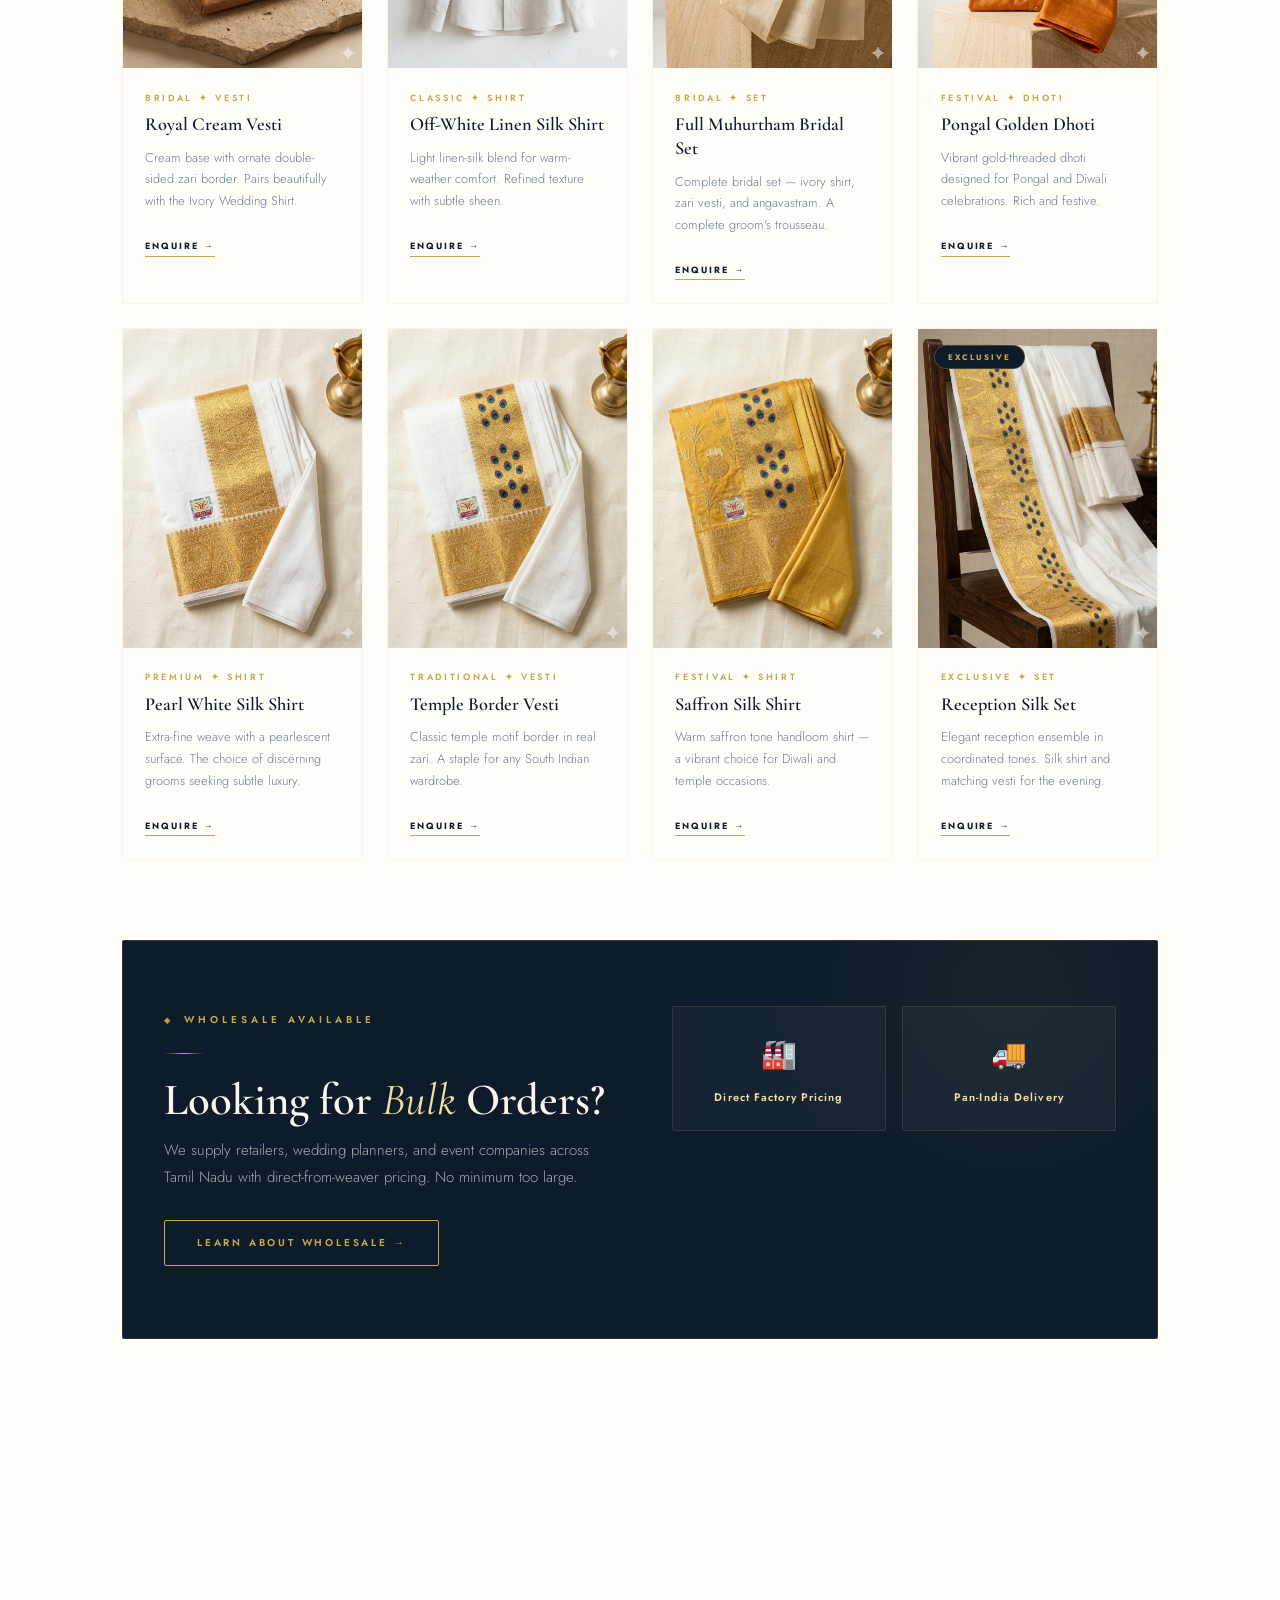
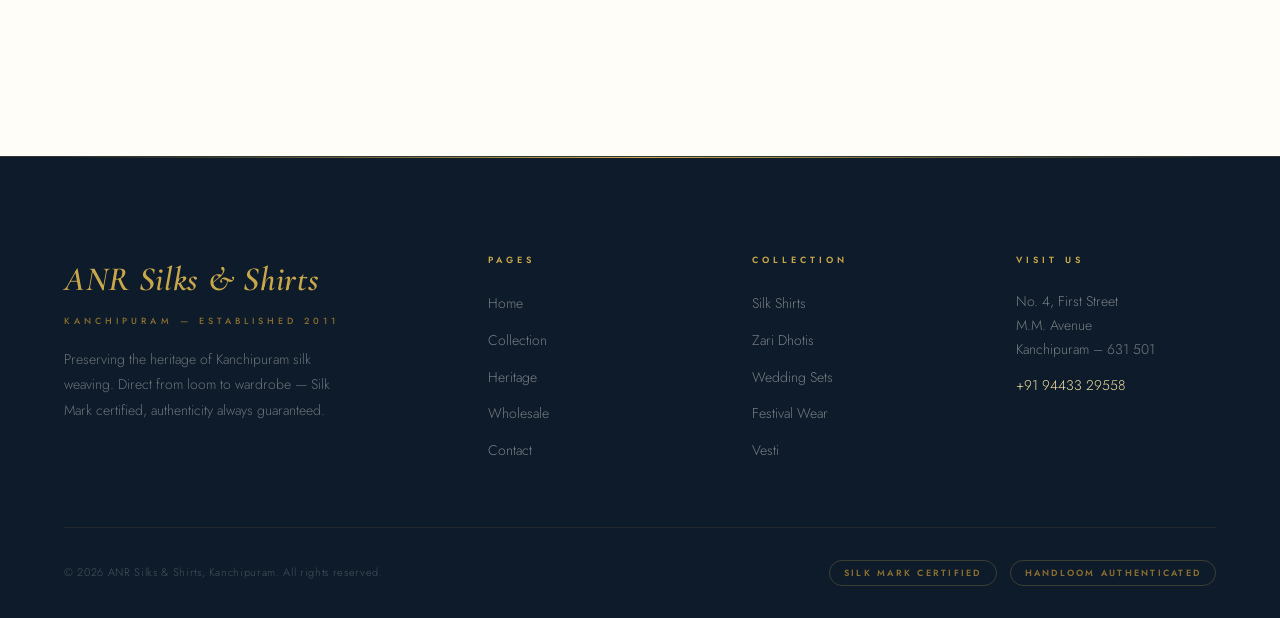
<file: pages/collection.html>
<!DOCTYPE html>
<html lang="en">
<head>
    <meta charset="UTF-8">
    <meta name="viewport" content="width=device-width, initial-scale=1.0">
    <title>Collection | ANR Silks & Shirts Kanchipuram</title>
    <meta name="description" content="Explore ANR Silks' full collection — silk shirts, zari dhotis, vesti and bridal sets. Authentic Kanchipuram handloom. Silk Mark certified.">
    <link rel="stylesheet" href="../shared.css">
    <style>

    /* ── Hero ── */
    .collection-hero-wrap {
        margin-top: var(--nav-h);
        position: relative;
        min-height: 55vh;
        display: flex; align-items: center; justify-content: center;
        overflow: hidden;
    }
    .collection-hero-wrap .hero-bg {
        position: absolute; inset: 0;
        background-image: url('../images/collection-banner.jpg');
        background-size: cover; background-position: center;
        transform: scale(1.08);
        transition: transform 6s ease;
    }
    .collection-hero-wrap:hover .hero-bg { transform: scale(1.03); }
    .collection-hero-wrap::after {
        content: '';
        position: absolute; inset: 0;
        background: linear-gradient(
            160deg,
            rgba(13,27,42,0.82) 0%,
            rgba(13,27,42,0.65) 50%,
            rgba(13,27,42,0.78) 100%
        );
    }
    .hero-content {
        position: relative; z-index: 2;
        text-align: center;
        padding: 4rem 5%;
        max-width: 800px;
    }
    .hero-eyebrow {
        font-family: 'Jost', sans-serif;
        font-size: 10px; font-weight: 600;
        letter-spacing: 0.5em; text-transform: uppercase;
        color: var(--gold);
        display: flex; align-items: center; justify-content: center; gap: 1rem;
        margin-bottom: 1.5rem;
    }
    .hero-eyebrow::before, .hero-eyebrow::after {
        content: ''; width: 40px; height: 1px;
        background: linear-gradient(90deg, transparent, var(--gold));
    }
    .hero-eyebrow::after { background: linear-gradient(90deg, var(--gold), transparent); }
    .hero-content h1 {
        font-family: 'Cormorant Garamond', serif;
        font-size: clamp(2.8rem, 7vw, 5rem);
        color: var(--cream); line-height: 1.05;
        font-weight: 600; margin-bottom: 1.2rem;
    }
    .hero-content h1 em { font-style: italic; color: var(--gold-pale); font-weight: 400; }
    .hero-content p {
        font-family: 'Cormorant Garamond', serif;
        font-style: italic;
        color: rgba(250,246,238,0.8);
        font-size: clamp(1rem, 2vw, 1.2rem);
        line-height: 1.75; max-width: 580px; margin: 0 auto;
    }
    .hero-badge {
        display: inline-flex; align-items: center; gap: 0.5rem;
        background: rgba(201,168,76,0.12);
        border: 1px solid rgba(201,168,76,0.3);
        color: var(--gold-pale);
        font-size: 9px; font-weight: 600; letter-spacing: 0.35em; text-transform: uppercase;
        padding: 0.5rem 1.2rem; border-radius: 100px;
        margin-bottom: 1.5rem;
        backdrop-filter: blur(8px);
    }

    /* ── Filter Bar ── */
    .filter-bar {
        display: flex; gap: 0.5rem; flex-wrap: wrap;
        margin-bottom: 3.5rem; justify-content: center;
    }
    .filter-btn {
        font-family: 'Jost', sans-serif;
        font-size: 10px; font-weight: 600; letter-spacing: 0.2em; text-transform: uppercase;
        padding: 0.65rem 1.5rem; border-radius: 100px; cursor: pointer;
        border: 1px solid rgba(13,27,42,0.15);
        background: transparent; color: var(--text-light);
        transition: all 0.25s;
    }
    .filter-btn:hover { border-color: var(--gold); color: var(--gold); }
    .filter-btn.active {
        background: var(--navy); border-color: var(--navy);
        color: var(--gold);
        box-shadow: var(--shadow-sm);
    }

    /* ── Product Grid ── */
    .product-grid {
        display: grid;
        grid-template-columns: repeat(4, 1fr);
        gap: 1.5rem;
    }
    .product-card {
        background: var(--ivory);
        border: 1px solid rgba(201,168,76,0.1);
        border-radius: var(--radius);
        overflow: hidden;
        transition: transform 0.4s cubic-bezier(0.16,1,0.3,1),
                    box-shadow 0.4s ease,
                    border-color 0.3s;
        cursor: pointer;
    }
    .product-card:hover {
        transform: translateY(-6px);
        box-shadow: var(--shadow-lg);
        border-color: rgba(201,168,76,0.3);
    }
    .product-img {
        aspect-ratio: 3/4; position: relative; overflow: hidden;
        background: var(--silk-light);
    }
    .product-img img {
        width: 100%; height: 100%; object-fit: cover;
        transition: transform 0.6s cubic-bezier(0.16,1,0.3,1);
    }
    .product-card:hover .product-img img { transform: scale(1.06); }
    .product-badge {
        position: absolute; top: 1rem; left: 1rem;
        background: var(--navy); color: var(--gold);
        font-family: 'Jost', sans-serif;
        font-size: 8px; font-weight: 700; letter-spacing: 0.25em; text-transform: uppercase;
        padding: 0.3rem 0.8rem; border-radius: 100px; z-index: 5;
        border: 1px solid rgba(201,168,76,0.3);
    }
    .product-body { padding: 1.4rem; }
    .product-cat {
        font-family: 'Jost', sans-serif;
        font-size: 9px; font-weight: 600; letter-spacing: 0.3em; text-transform: uppercase;
        color: var(--gold); display: block; margin-bottom: 0.5rem;
    }
    .product-name {
        font-family: 'Cormorant Garamond', serif;
        font-size: 1.15rem; font-weight: 600;
        color: var(--text-dark); margin-bottom: 0.6rem;
        line-height: 1.3;
    }
    .product-desc {
        font-size: 0.8rem; color: var(--text-light);
        line-height: 1.7; margin-bottom: 1.2rem;
        font-weight: 300;
    }
    .product-cta {
        display: inline-flex; align-items: center; gap: 0.4rem;
        font-family: 'Jost', sans-serif;
        font-size: 9px; font-weight: 700; letter-spacing: 0.22em; text-transform: uppercase;
        color: var(--navy); border-bottom: 1px solid var(--gold);
        padding-bottom: 2px; transition: all 0.2s; text-decoration: none;
    }
    .product-cta:hover { color: var(--gold); gap: 0.7rem; }

    /* ── Feature Band ── */
    .feature-band {
        background: var(--navy);
        border: 1px solid var(--border);
        border-radius: var(--radius);
        padding: 4rem 4%;
        margin-top: 5rem;
        display: grid; grid-template-columns: 1fr 1fr; gap: 4rem;
        align-items: center;
        position: relative; overflow: hidden;
    }
    .feature-band::before {
        content: '';
        position: absolute;
        top: -50%; right: -10%;
        width: 500px; height: 500px;
        background: radial-gradient(circle, rgba(201,168,76,0.06) 0%, transparent 70%);
        pointer-events: none;
    }
    .feature-band .serif-title { color: var(--cream); }
    .feature-band .serif-title em { color: var(--gold-pale); }
    .feature-band p { color: rgba(250,246,238,0.65); font-weight: 300; margin-top: 0.8rem; font-size: 15px; line-height: 1.8; }
    .fb-right { display: grid; grid-template-columns: 1fr 1fr; gap: 1rem; }
    .fb-card {
        background: rgba(255,255,255,0.04);
        border: 1px solid rgba(201,168,76,0.15);
        border-radius: var(--radius);
        padding: 1.5rem;
        text-align: center;
        transition: all 0.3s;
    }
    .fb-card:hover {
        background: rgba(201,168,76,0.08);
        border-color: rgba(201,168,76,0.3);
        transform: translateY(-3px);
    }
    .fb-card-icon { font-size: 1.8rem; margin-bottom: 0.7rem; }
    .fb-card-title {
        font-family: 'Jost', sans-serif;
        font-size: 11px; font-weight: 600;
        letter-spacing: 0.1em; color: var(--gold-pale);
    }

    /* ── Care Strip ── */
    .care-strip {
        background: var(--navy-mid);
        border: 1px solid var(--border);
        border-radius: var(--radius);
        padding: 3.5rem 4%;
        display: grid; grid-template-columns: repeat(4,1fr); gap: 2rem;
        margin-top: 2rem; text-align: center;
        position: relative; overflow: hidden;
    }
    .care-strip::before {
        content: '';
        position: absolute;
        top: 0; left: 0; right: 0; height: 2px;
        background: linear-gradient(90deg, transparent, var(--gold), transparent);
    }
    .care-item-icon { font-size: 2rem; margin-bottom: 0.8rem; }
    .care-item-title {
        font-family: 'Cormorant Garamond', serif;
        font-size: 1.1rem; font-weight: 600;
        color: var(--cream); margin-bottom: 0.5rem;
    }
    .care-item-text { font-size: 0.8rem; color: rgba(250,246,238,0.5); line-height: 1.7; font-weight: 300; }

    /* ── Responsive ── */
    @media (max-width: 1024px) {
        .product-grid { grid-template-columns: repeat(3,1fr); }
    }
    @media (max-width: 768px) {
        .product-grid { grid-template-columns: repeat(2,1fr); gap: 1rem; }
        .feature-band { grid-template-columns: 1fr; gap: 2.5rem; }
        .care-strip { grid-template-columns: repeat(2,1fr); }
    }
    @media (max-width: 480px) {
        .product-grid { grid-template-columns: 1fr; gap: 1.2rem; }
        .product-img { aspect-ratio: 4/3; }
        .fb-right { grid-template-columns: 1fr; }
        .care-strip { grid-template-columns: 1fr; }
    }
    </style>
</head>
<body>

<!-- LOADER -->
<div id="page-loader">
    <div class="loader-inner">
        <!-- Loader emblem -->
		<div class="loader-emblem">
			<img src="../Vel-hindu-outline.png" alt="Vel">
		</div>
        <div class="loader-brand">
            <span class="loader-brand-name">ANR Silks &amp; Shirts</span>
            <span class="loader-brand-sub">Kanchipuram — Est. 2011</span>
        </div>
        <div class="loader-bar-wrap">
            <div class="loader-bar" id="loader-bar"></div>
        </div>
        <span class="loader-tagline">Weaving tradition since 2011…</span>
    </div>
</div>

<!-- NAV -->
<nav class="site-nav">
    <a href="../index.html" class="nav-brand">
		<!-- Nav emblem (pages/*.html — one level deep) -->
		<div class="nav-emblem">
			<img src="../Vel-hindu-outline.png" alt="Vel">
		</div>
        <div class="nav-brand-text">
            <span class="nav-brand-name">ANR Silks &amp; Shirts</span>
            <span class="nav-brand-sub">Kanchipuram — Est. 2011</span>
        </div>
    </a>
    <div class="nav-links">
        <a href="../index.html">Home</a>
        <a href="collection.html" class="active">Collection</a>
        <a href="heritage.html">Heritage</a>
        <a href="wholesale.html">Wholesale</a>
        <a href="contact.html">Contact</a>
        <a href="https://wa.me/919443329558" class="nav-cta">WhatsApp Enquiry</a>
    </div>
    <button class="nav-hamburger" aria-label="Menu"><span></span><span></span><span></span></button>
</nav>
<div class="nav-drawer">
    <a href="../index.html">Home</a>
    <a href="collection.html" class="active">Collection</a>
    <a href="heritage.html">Heritage</a>
    <a href="wholesale.html">Wholesale</a>
    <a href="contact.html">Contact</a>
    <a href="https://wa.me/919443329558" class="drawer-cta">WhatsApp Enquiry →</a>
</div>

<!-- HERO -->
<header class="collection-hero-wrap">
    <div class="hero-bg"></div>
    <div class="hero-content reveal">
        <div class="hero-eyebrow">Silk Mark Certified</div>
        <h1>Our <em>Collection</em></h1>
        <p>Pure silk shirts, zari dhotis, and bridal vesti — each piece handwoven by master artisans and Silk Mark certified for authenticity.</p>
    </div>
</header>

<!-- COLLECTION -->
<section class="section-lg" style="background:var(--ivory);">
    <div class="container">

        <div class="filter-bar reveal">
            <button class="filter-btn active" onclick="filterProducts('all',this)">All Pieces</button>
            <button class="filter-btn" onclick="filterProducts('shirt',this)">Silk Shirts</button>
            <button class="filter-btn" onclick="filterProducts('dhoti',this)">Dhotis &amp; Vesti</button>
            <button class="filter-btn" onclick="filterProducts('bridal',this)">Bridal Sets</button>
            <button class="filter-btn" onclick="filterProducts('festival',this)">Festival</button>
        </div>

        <div class="product-grid" id="product-grid">

            <div class="product-card reveal reveal-d1" data-cat="bridal shirt">
                <div class="product-img">
                    <div class="product-badge">Best Seller</div>
                    <img src="../images/c1.jpg" alt="Ivory Wedding Silk Shirt">
                </div>
                <div class="product-body">
                    <span class="product-cat">Bridal ✦ Shirt</span>
                    <div class="product-name">Ivory Wedding Silk Shirt</div>
                    <p class="product-desc">Pure white mulberry silk, ideal for Muhurtham. High-density handloom weave with a natural ivory sheen.</p>
                    <a href="contact.html" class="product-cta">Enquire →</a>
                </div>
            </div>

            <div class="product-card reveal reveal-d2" data-cat="shirt">
                <div class="product-img">
                    <img src="../images/c2.jpg" alt="Sandal Silk Shirt">
                </div>
                <div class="product-body">
                    <span class="product-cat">Classic ✦ Shirt</span>
                    <div class="product-name">Sandal Silk Shirt</div>
                    <p class="product-desc">Warm sandal tone handloom shirt with fine texture. Perfect for receptions and formal events.</p>
                    <a href="contact.html" class="product-cta">Enquire →</a>
                </div>
            </div>

            <div class="product-card reveal reveal-d3" data-cat="dhoti">
                <div class="product-img">
                    <div class="product-badge">Heritage</div>
                    <img src="../images/c3.jpg" alt="Pure Zari Dhoti">
                </div>
                <div class="product-body">
                    <span class="product-cat">Heritage ✦ Dhoti</span>
                    <div class="product-name">Pure Zari Dhoti</div>
                    <p class="product-desc">Traditional dhoti with genuine gold zari border. Woven over 3 days by master artisans in Kanchipuram.</p>
                    <a href="contact.html" class="product-cta">Enquire →</a>
                </div>
            </div>

            <div class="product-card reveal reveal-d4" data-cat="festival dhoti">
                <div class="product-img">
                    <img src="../images/c4.jpg" alt="Peacock Vesti">
                </div>
                <div class="product-body">
                    <span class="product-cat">Festive ✦ Vesti</span>
                    <div class="product-name">Peacock Vesti</div>
                    <p class="product-desc">Bold peacock motif woven in zari gold on cream silk. A festival statement piece.</p>
                    <a href="contact.html" class="product-cta">Enquire →</a>
                </div>
            </div>

            <div class="product-card reveal reveal-d1" data-cat="bridal dhoti">
                <div class="product-img">
                    <div class="product-badge">New Arrival</div>
                    <img src="../images/c5.jpg" alt="Royal Cream Vesti">
                </div>
                <div class="product-body">
                    <span class="product-cat">Bridal ✦ Vesti</span>
                    <div class="product-name">Royal Cream Vesti</div>
                    <p class="product-desc">Cream base with ornate double-sided zari border. Pairs beautifully with the Ivory Wedding Shirt.</p>
                    <a href="contact.html" class="product-cta">Enquire →</a>
                </div>
            </div>

            <div class="product-card reveal reveal-d2" data-cat="shirt">
                <div class="product-img">
                    <img src="../images/c6.jpg" alt="Off-White Linen Silk Shirt">
                </div>
                <div class="product-body">
                    <span class="product-cat">Classic ✦ Shirt</span>
                    <div class="product-name">Off-White Linen Silk Shirt</div>
                    <p class="product-desc">Light linen-silk blend for warm-weather comfort. Refined texture with subtle sheen.</p>
                    <a href="contact.html" class="product-cta">Enquire →</a>
                </div>
            </div>

            <div class="product-card reveal reveal-d3" data-cat="bridal">
                <div class="product-img">
                    <div class="product-badge">Top Pick</div>
                    <img src="../images/c7.jpg" alt="Full Muhurtham Bridal Set">
                </div>
                <div class="product-body">
                    <span class="product-cat">Bridal ✦ Set</span>
                    <div class="product-name">Full Muhurtham Bridal Set</div>
                    <p class="product-desc">Complete bridal set — ivory shirt, zari vesti, and angavastram. A complete groom's trousseau.</p>
                    <a href="contact.html" class="product-cta">Enquire →</a>
                </div>
            </div>

            <div class="product-card reveal reveal-d4" data-cat="festival">
                <div class="product-img">
                    <img src="../images/c8.jpg" alt="Pongal Golden Dhoti">
                </div>
                <div class="product-body">
                    <span class="product-cat">Festival ✦ Dhoti</span>
                    <div class="product-name">Pongal Golden Dhoti</div>
                    <p class="product-desc">Vibrant gold-threaded dhoti designed for Pongal and Diwali celebrations. Rich and festive.</p>
                    <a href="contact.html" class="product-cta">Enquire →</a>
                </div>
            </div>

            <div class="product-card reveal reveal-d1" data-cat="shirt">
                <div class="product-img">
                    <img src="../images/c9.jpg" alt="Pearl White Silk Shirt">
                </div>
                <div class="product-body">
                    <span class="product-cat">Premium ✦ Shirt</span>
                    <div class="product-name">Pearl White Silk Shirt</div>
                    <p class="product-desc">Extra-fine weave with a pearlescent surface. The choice of discerning grooms seeking subtle luxury.</p>
                    <a href="contact.html" class="product-cta">Enquire →</a>
                </div>
            </div>

            <div class="product-card reveal reveal-d2" data-cat="dhoti">
                <div class="product-img">
                    <img src="../images/c10.jpg" alt="Temple Border Vesti">
                </div>
                <div class="product-body">
                    <span class="product-cat">Traditional ✦ Vesti</span>
                    <div class="product-name">Temple Border Vesti</div>
                    <p class="product-desc">Classic temple motif border in real zari. A staple for any South Indian wardrobe.</p>
                    <a href="contact.html" class="product-cta">Enquire →</a>
                </div>
            </div>

            <div class="product-card reveal reveal-d3" data-cat="festival shirt">
                <div class="product-img">
                    <img src="../images/c11.jpg" alt="Saffron Silk Shirt">
                </div>
                <div class="product-body">
                    <span class="product-cat">Festival ✦ Shirt</span>
                    <div class="product-name">Saffron Silk Shirt</div>
                    <p class="product-desc">Warm saffron tone handloom shirt — a vibrant choice for Diwali and temple occasions.</p>
                    <a href="contact.html" class="product-cta">Enquire →</a>
                </div>
            </div>

            <div class="product-card reveal reveal-d4" data-cat="bridal">
                <div class="product-img">
                    <div class="product-badge">Exclusive</div>
                    <img src="../images/c12.jpg" alt="Reception Silk Set">
                </div>
                <div class="product-body">
                    <span class="product-cat">Exclusive ✦ Set</span>
                    <div class="product-name">Reception Silk Set</div>
                    <p class="product-desc">Elegant reception ensemble in coordinated tones. Silk shirt and matching vesti for the evening.</p>
                    <a href="contact.html" class="product-cta">Enquire →</a>
                </div>
            </div>

        </div>

        <!-- Feature Band -->
        <div class="feature-band reveal">
            <div>
                <div class="tag-pill" style="color:var(--gold);">Wholesale Available</div>
                <div class="gold-rule"></div>
                <h2 class="serif-title">Looking for <em>Bulk</em> Orders?</h2>
                <p>We supply retailers, wedding planners, and event companies across Tamil Nadu with direct-from-weaver pricing. No minimum too large.</p>
                <a href="wholesale.html" class="btn btn-outline-gold" style="margin-top:1.8rem;">Learn About Wholesale →</a>
            </div>
            <div class="fb-right">
                <div class="fb-card reveal reveal-d1"><div class="fb-card-icon">🏭</div><div class="fb-card-title">Direct Factory Pricing</div></div>
                <div class="fb-card reveal reveal-d2"><div class="fb-card-icon">🚚</div><div class="fb-card-title">Pan-India Delivery</div></div>
                <div class="fb-card reveal reveal-d3"><div class="fb-card-icon">🎨</div><div class="fb-card-title">Custom Designs</div></div>
                <div class="fb-card reveal reveal-d4"><div class="fb-card-icon">✅</div><div class="fb-card-title">Silk Mark Certified</div></div>
            </div>
        </div>

        <!-- Care Strip -->
        <div class="care-strip reveal">
            <div>
                <div class="care-item-icon">🌊</div>
                <div class="care-item-title">Dry Clean Only</div>
                <p class="care-item-text">Always dry clean your silk garments to preserve the fibers and zari border.</p>
            </div>
            <div>
                <div class="care-item-icon">☀️</div>
                <div class="care-item-title">Shade Dry</div>
                <p class="care-item-text">Never expose to direct sunlight when drying — always air in the shade.</p>
            </div>
            <div>
                <div class="care-item-icon">🗂️</div>
                <div class="care-item-title">Store Folded</div>
                <p class="care-item-text">Fold and store in muslin cloth, away from moisture and perfumes.</p>
            </div>
            <div>
                <div class="care-item-icon">♨️</div>
                <div class="care-item-title">Steam Iron</div>
                <p class="care-item-text">Use a steam iron on low heat from the inside to remove creases gently.</p>
            </div>
        </div>

    </div>
</section>

<!-- FOOTER -->
<footer class="site-footer">
    <div class="footer-grid">
        <div>
            <div class="footer-brand-name">ANR Silks &amp; Shirts</div>
            <div class="footer-brand-sub">Kanchipuram — Established 2011</div>
            <p class="footer-desc">Preserving the heritage of Kanchipuram silk weaving. Direct from loom to wardrobe — Silk Mark certified, authenticity always guaranteed.</p>
        </div>
        <div class="footer-col">
            <h4>Pages</h4>
            <ul>
                <li><a href="../index.html">Home</a></li>
                <li><a href="collection.html">Collection</a></li>
                <li><a href="heritage.html">Heritage</a></li>
                <li><a href="wholesale.html">Wholesale</a></li>
                <li><a href="contact.html">Contact</a></li>
            </ul>
        </div>
        <div class="footer-col">
            <h4>Collection</h4>
            <ul>
                <li><a href="collection.html">Silk Shirts</a></li>
                <li><a href="collection.html">Zari Dhotis</a></li>
                <li><a href="collection.html">Wedding Sets</a></li>
                <li><a href="collection.html">Festival Wear</a></li>
                <li><a href="collection.html">Vesti</a></li>
            </ul>
        </div>
        <div class="footer-col">
            <h4>Visit Us</h4>
            <p class="footer-contact-val">No. 4, First Street<br>M.M. Avenue<br>Kanchipuram – 631 501</p>
            <p class="footer-contact-val" style="margin-top:0.8rem;"><a href="tel:+919443329558">+91 94433 29558</a></p>
        </div>
    </div>
    <div class="footer-bottom">
        <p class="footer-copy">© 2026 ANR Silks &amp; Shirts, Kanchipuram. All rights reserved.</p>
        <div class="footer-badges">
            <div class="foot-badge">Silk Mark Certified</div>
            <div class="foot-badge">Handloom Authenticated</div>
        </div>
    </div>
</footer>

<script src="../shared.js"></script>
<script>
function filterProducts(cat, btn) {
    document.querySelectorAll('.filter-btn').forEach(b => b.classList.remove('active'));
    btn.classList.add('active');
    document.querySelectorAll('.product-card').forEach(card => {
        const show = cat === 'all' || card.dataset.cat.includes(cat);
        card.style.display = show ? '' : 'none';
        if (show) {
            card.style.animation = 'none';
            card.offsetHeight;
            card.style.animation = 'filterFadeIn 0.4s ease both';
        }
    });
}
</script>
<style>
@keyframes filterFadeIn {
    from { opacity: 0; transform: translateY(10px) scale(0.98); }
    to   { opacity: 1; transform: translateY(0) scale(1); }
}
</style>
</body>
</html>
</file>
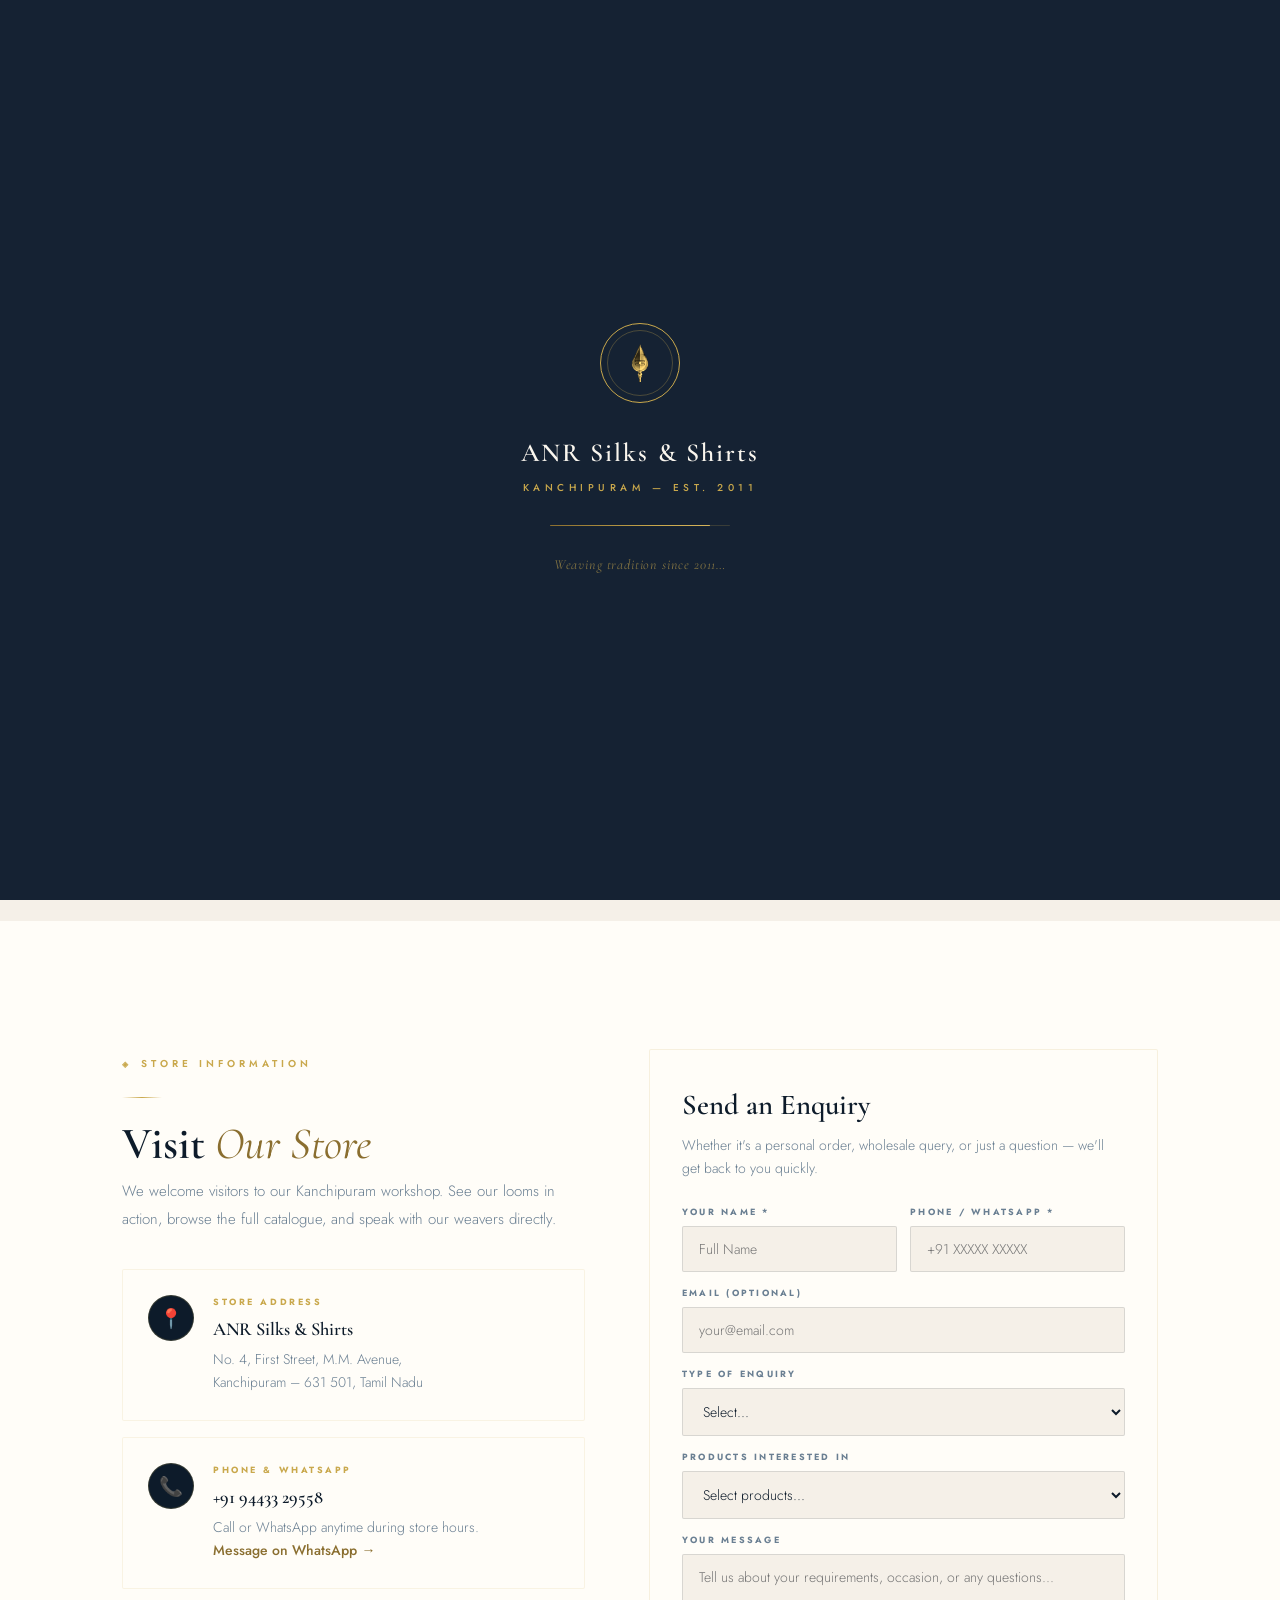
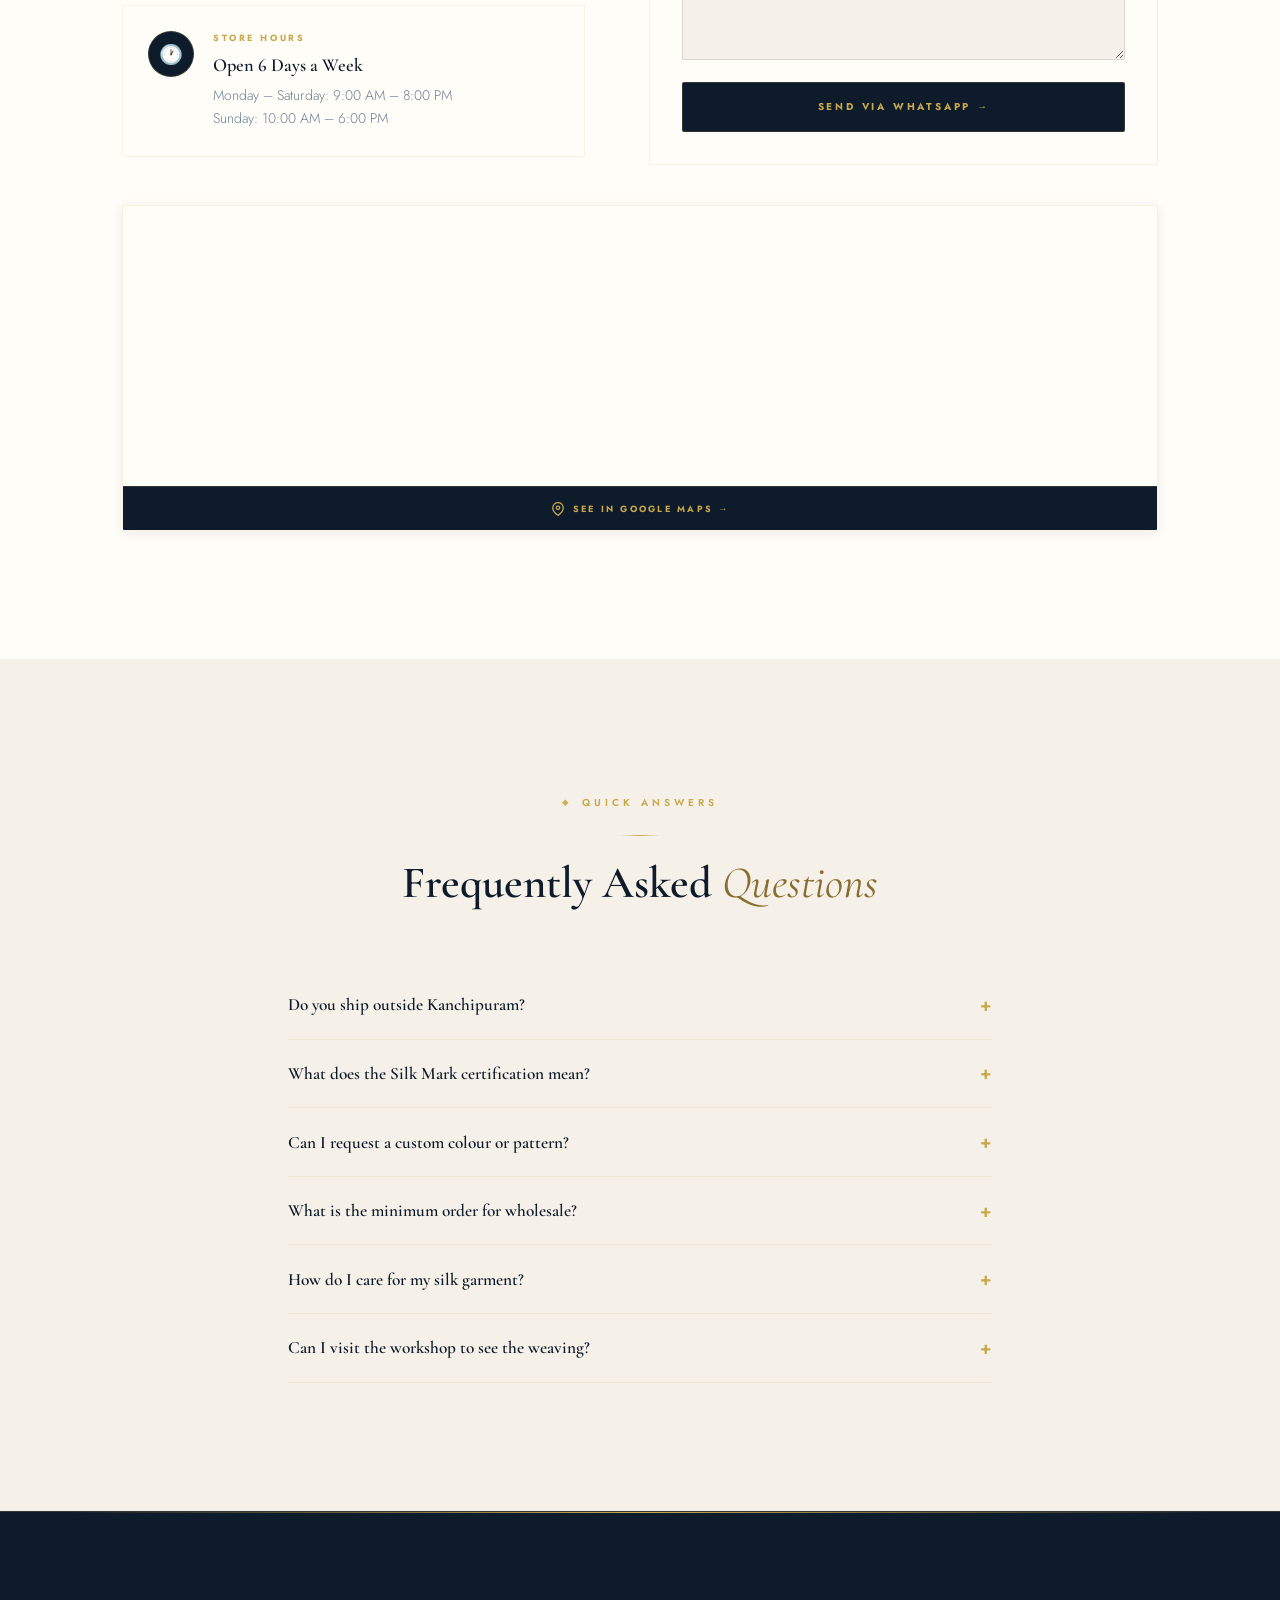
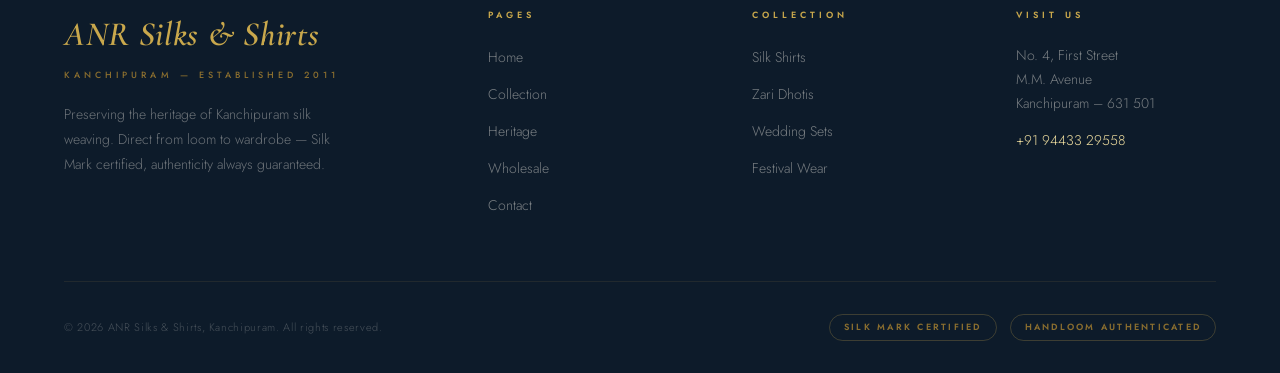
<file: pages/contact.html>
<!DOCTYPE html>
<html lang="en">
<head>
    <meta charset="UTF-8">
    <meta name="viewport" content="width=device-width, initial-scale=1.0">
    <title>Contact | ANR Silks & Shirts Kanchipuram</title>
    <meta name="description" content="Contact ANR Silks & Shirts. Visit our store in Kanchipuram or WhatsApp us on +91 94433 29558.">
    <link rel="stylesheet" href="../shared.css">
    <style>
    /* ── Hero ── */
    .contact-hero-wrap {
        margin-top: var(--nav-h); position: relative;
        min-height: 50vh; display: flex; align-items: center; justify-content: center; overflow: hidden;
    }
    .contact-hero-wrap .hero-bg {
        position: absolute; inset: 0;
        background-image: url('../images/banner_c.jpg');
        background-size: cover; background-position: center; transform: scale(1.06);
    }
    .contact-hero-wrap::after {
        content: ''; position: absolute; inset: 0;
        background: linear-gradient(160deg, rgba(13,27,42,0.85) 0%, rgba(13,27,42,0.65) 100%);
    }
    .hero-content { position: relative; z-index: 2; text-align: center; padding: 4rem 5%; max-width: 800px; }
    .hero-eyebrow {
        font-family: 'Jost', sans-serif; font-size: 10px; font-weight: 600;
        letter-spacing: 0.5em; text-transform: uppercase; color: var(--gold);
        display: flex; align-items: center; justify-content: center; gap: 1rem; margin-bottom: 1.5rem;
    }
    .hero-eyebrow::before, .hero-eyebrow::after { content: ''; width: 40px; height: 1px; background: linear-gradient(90deg, transparent, var(--gold)); }
    .hero-eyebrow::after { background: linear-gradient(90deg, var(--gold), transparent); }
    .hero-content h1 { font-family: 'Cormorant Garamond', serif; font-size: clamp(2.8rem, 7vw, 5rem); color: var(--cream); line-height: 1.05; font-weight: 600; margin-bottom: 1.2rem; }
    .hero-content h1 em { font-style: italic; color: var(--gold-pale); font-weight: 400; }
    .hero-content p { font-family: 'Cormorant Garamond', serif; font-style: italic; color: rgba(250,246,238,0.8); font-size: clamp(1rem, 2vw, 1.2rem); line-height: 1.75; max-width: 560px; margin: 0 auto; }

    /* ── Quick grid ── */
    .quick-grid { display: grid; grid-template-columns: repeat(3,1fr); gap: 1.2rem; }
    .quick-card {
        background: var(--ivory); border: 1px solid rgba(201,168,76,0.12);
        border-radius: var(--radius); padding: 2rem; text-align: center;
        transition: all 0.35s; text-decoration: none; display: block; position: relative; overflow: hidden;
    }
    .quick-card::before {
        content: ''; position: absolute; inset: 0;
        background: var(--navy); transform: translateY(100%); transition: transform 0.35s cubic-bezier(0.16,1,0.3,1);
    }
    .quick-card:hover::before { transform: translateY(0); }
    .quick-card:hover { box-shadow: var(--shadow-md); transform: translateY(-4px); border-color: var(--border); }
    .quick-card > * { position: relative; z-index: 1; transition: color 0.3s; }
    .quick-card:hover .qc-val, .quick-card:hover .qc-desc { color: rgba(250,246,238,0.7); }
    .quick-card:hover .qc-title { color: var(--gold); }
    .qc-icon { font-size: 2rem; margin-bottom: 0.8rem; }
    .qc-title { font-family: 'Jost', sans-serif; font-size: 9px; font-weight: 700; letter-spacing: 0.3em; text-transform: uppercase; color: var(--gold); margin-bottom: 0.4rem; }
    .qc-val { font-family: 'Cormorant Garamond', serif; font-size: 1.1rem; font-weight: 600; color: var(--text-dark); margin-bottom: 0.3rem; }
    .qc-desc { font-size: 12px; color: var(--text-light); font-weight: 300; }

    /* ── Contact layout ── */
    .contact-layout { display: grid; grid-template-columns: 1fr 1.1fr; gap: 4rem; align-items: start; }
    .contact-left { display: flex; flex-direction: column; gap: 1rem; }

    /* Info cards */
    .info-card {
        background: var(--ivory); border: 1px solid rgba(201,168,76,0.12);
        border-radius: var(--radius); padding: 1.6rem;
        display: flex; gap: 1.2rem; align-items: flex-start; transition: all 0.3s;
    }
    .info-card:hover { box-shadow: var(--shadow-sm); border-color: rgba(201,168,76,0.3); }
    .info-card-icon {
        width: 46px; height: 46px; background: var(--navy);
        border: 1px solid var(--border); border-radius: 50%;
        display: flex; align-items: center; justify-content: center;
        font-size: 1.2rem; flex-shrink: 0;
    }
    .info-card-label { font-family: 'Jost', sans-serif; font-size: 9px; font-weight: 700; letter-spacing: 0.28em; text-transform: uppercase; color: var(--gold); display: block; margin-bottom: 0.3rem; }
    .info-card-title { font-family: 'Cormorant Garamond', serif; font-size: 1.15rem; font-weight: 600; color: var(--text-dark); margin-bottom: 0.25rem; }
    .info-card-val { font-size: 14px; color: var(--text-light); line-height: 1.65; font-weight: 300; }
    .info-card-val a { color: var(--gold-dim); font-weight: 500; }

    /* Google Map */
    .map-wrap { width: 100%; border-radius: var(--radius); overflow: hidden; border: 1px solid rgba(201,168,76,0.15); margin-top: 0.5rem; box-shadow: var(--shadow-sm); display: flex; flex-direction: column; }
    .map-wrap iframe { width: 100%; height: 280px; display: block; border: none; }
    .map-cta {
        display: flex; align-items: center; justify-content: center; gap: 0.5rem;
        background: var(--navy); color: var(--gold); text-decoration: none;
        font-family: 'Jost', sans-serif; font-size: 9px; font-weight: 700; letter-spacing: 0.25em; text-transform: uppercase;
        padding: 0.9rem 1.2rem; transition: all 0.25s; border-top: 1px solid var(--border);
    }
    .map-cta:hover { background: var(--gold); color: var(--navy); }

    /* Form card */
    .form-card { background: var(--ivory); border: 1px solid rgba(201,168,76,0.15); border-radius: var(--radius); padding: 2rem; }
    .form-card h3 { font-family: 'Cormorant Garamond', serif; font-size: 1.8rem; font-weight: 600; color: var(--text-dark); margin-bottom: 0.4rem; }
    .form-card > p { font-size: 14px; color: var(--text-light); margin-bottom: 1.6rem; font-weight: 300; }
    .form-row { display: grid; grid-template-columns: 1fr 1fr; gap: 0.8rem; }
    .form-field { margin-bottom: 0.9rem; }
    .form-field label { display: block; font-family: 'Jost', sans-serif; font-size: 9px; font-weight: 700; letter-spacing: 0.25em; text-transform: uppercase; color: var(--text-light); margin-bottom: 0.4rem; }
    .form-field input, .form-field select, .form-field textarea {
        width: 100%; border: 1px solid rgba(13,27,42,0.12); background: var(--warm-white);
        border-radius: var(--radius); padding: 0.75rem 1rem;
        color: var(--text-dark); font-family: 'Jost', sans-serif; font-size: 14px;
        outline: none; transition: border-color 0.3s, box-shadow 0.3s; resize: vertical; font-weight: 300;
    }
    .form-field input:focus, .form-field select:focus, .form-field textarea:focus {
        border-color: var(--gold); box-shadow: 0 0 0 3px rgba(201,168,76,0.1);
    }
    .btn-submit {
        display: block; width: 100%; background: var(--navy); color: var(--gold);
        border: 1px solid var(--border); font-family: 'Jost', sans-serif;
        font-size: 10px; font-weight: 700; letter-spacing: 0.28em; text-transform: uppercase;
        padding: 1rem; border-radius: var(--radius); cursor: pointer; text-align: center; text-decoration: none; transition: all 0.3s;
    }
    .btn-submit:hover { background: var(--gold); color: var(--navy); border-color: var(--gold); }

    /* FAQ */
    .faq-list { display: flex; flex-direction: column; }
    .faq-item { border-bottom: 1px solid rgba(201,168,76,0.12); }
    .faq-q {
        width: 100%; background: none; border: none; text-align: left;
        padding: 1.3rem 0; cursor: pointer; display: flex; justify-content: space-between; align-items: center;
        font-family: 'Cormorant Garamond', serif; font-size: 1.08rem; font-weight: 600; color: var(--text-dark);
        transition: color 0.2s;
    }
    .faq-q:hover { color: var(--gold-dim); }
    .faq-q span { font-family: 'Jost', sans-serif; font-size: 1.1rem; color: var(--gold); transition: transform 0.35s cubic-bezier(0.16,1,0.3,1); flex-shrink: 0; }
    .faq-item.open .faq-q span { transform: rotate(45deg); }
    .faq-a { display: none; padding-bottom: 1.2rem; }
    .faq-item.open .faq-a { display: block; animation: faqOpen 0.3s ease; }
    @keyframes faqOpen { from { opacity: 0; transform: translateY(-6px); } to { opacity: 1; transform: translateY(0); } }
    .faq-a p { font-size: 14px; color: var(--text-light); line-height: 1.85; font-weight: 300; }

    @media (max-width: 900px) {
        .contact-layout { grid-template-columns: 1fr; }
        .quick-grid { grid-template-columns: 1fr 1fr; }
    }
    @media (max-width: 600px) {
        .form-row { grid-template-columns: 1fr; }
        .quick-grid { grid-template-columns: 1fr; }
    }
    </style>
</head>
<body>

<div id="page-loader">
    <div class="loader-inner">
        <!-- Loader emblem -->
		<div class="loader-emblem">
			<img src="../Vel-hindu-outline.png" alt="Vel">
		</div>
        <div class="loader-brand">
            <span class="loader-brand-name">ANR Silks &amp; Shirts</span>
            <span class="loader-brand-sub">Kanchipuram — Est. 2011</span>
        </div>
        <div class="loader-bar-wrap"><div class="loader-bar" id="loader-bar"></div></div>
        <span class="loader-tagline">Weaving tradition since 2011…</span>
    </div>
</div>

<nav class="site-nav">
    <a href="../index.html" class="nav-brand">
        <!-- Nav emblem (pages/*.html — one level deep) -->
		<div class="nav-emblem">
			<img src="../Vel-hindu-outline.png" alt="Vel">
		</div>
        <div class="nav-brand-text">
            <span class="nav-brand-name">ANR Silks &amp; Shirts</span>
            <span class="nav-brand-sub">Kanchipuram — Est. 2011</span>
        </div>
    </a>
    <div class="nav-links">
        <a href="../index.html">Home</a>
        <a href="collection.html">Collection</a>
        <a href="heritage.html">Heritage</a>
        <a href="wholesale.html">Wholesale</a>
        <a href="contact.html" class="active">Contact</a>
        <a href="https://wa.me/919443329558" class="nav-cta">WhatsApp Enquiry</a>
    </div>
    <button class="nav-hamburger" aria-label="Menu"><span></span><span></span><span></span></button>
</nav>
<div class="nav-drawer">
    <a href="../index.html">Home</a>
    <a href="collection.html">Collection</a>
    <a href="heritage.html">Heritage</a>
    <a href="wholesale.html">Wholesale</a>
    <a href="contact.html" class="active">Contact</a>
    <a href="https://wa.me/919443329558" class="drawer-cta">WhatsApp Enquiry →</a>
</div>

<header class="contact-hero-wrap">
    <div class="hero-bg"></div>
    <div class="hero-content reveal">
        <div class="hero-eyebrow">We'd Love to Hear From You</div>
        <h1>Get in <em>Touch</em></h1>
        <p>Visit our store in Kanchipuram, call us, or send a WhatsApp message. We respond promptly and warmly to every enquiry.</p>
    </div>
</header>

<section class="section" style="background:var(--warm-white);">
    <div class="container">
        <div class="quick-grid">
            <a href="https://wa.me/919443329558" class="quick-card reveal reveal-d1">
                <div class="qc-icon">💬</div><div class="qc-title">WhatsApp</div>
                <div class="qc-val">+91 94433 29558</div>
                <div class="qc-desc">Fastest response — chat with us directly</div>
            </a>
            <a href="tel:+919443329558" class="quick-card reveal reveal-d2">
                <div class="qc-icon">📞</div><div class="qc-title">Call Us</div>
                <div class="qc-val">+91 94433 29558</div>
                <div class="qc-desc">Mon–Sat 9 AM – 8 PM, Sun 10 AM – 6 PM</div>
            </a>
            <a href="https://maps.app.goo.gl/QJa9SwNdnzeLyqjx8" target="_blank" class="quick-card reveal reveal-d3">
                <div class="qc-icon">📍</div><div class="qc-title">Visit Store</div>
                <div class="qc-val">No. 4, M.M. Avenue</div>
                <div class="qc-desc">Kanchipuram – 631 501, Tamil Nadu</div>
            </a>
        </div>
    </div>
</section>

<section class="section-lg" style="background:var(--ivory);">
    <div class="container">
        <div class="contact-layout">
            <div class="contact-left">
                <div class="reveal">
                    <div class="tag-pill">Store Information</div>
                    <div class="gold-rule"></div>
                    <h2 class="serif-title">Visit <em>Our Store</em></h2>
                    <p class="body-text" style="margin-top:0.5rem; margin-bottom:1.2rem;">We welcome visitors to our Kanchipuram workshop. See our looms in action, browse the full catalogue, and speak with our weavers directly.</p>
                </div>
                <div class="info-card reveal reveal-d1">
                    <div class="info-card-icon">📍</div>
                    <div><span class="info-card-label">Store Address</span><div class="info-card-title">ANR Silks &amp; Shirts</div><div class="info-card-val">No. 4, First Street, M.M. Avenue,<br>Kanchipuram – 631 501, Tamil Nadu</div></div>
                </div>
                <div class="info-card reveal reveal-d2">
                    <div class="info-card-icon">📞</div>
                    <div><span class="info-card-label">Phone &amp; WhatsApp</span><div class="info-card-title">+91 94433 29558</div><div class="info-card-val">Call or WhatsApp anytime during store hours.<br><a href="https://wa.me/919443329558">Message on WhatsApp →</a></div></div>
                </div>
                <div class="info-card reveal reveal-d3">
                    <div class="info-card-icon">🕐</div>
                    <div><span class="info-card-label">Store Hours</span><div class="info-card-title">Open 6 Days a Week</div><div class="info-card-val">Monday – Saturday: 9:00 AM – 8:00 PM<br>Sunday: 10:00 AM – 6:00 PM</div></div>
                </div>
            </div>

            <div class="form-card reveal reveal-d2">
                <h3>Send an Enquiry</h3>
                <p>Whether it's a personal order, wholesale query, or just a question — we'll get back to you quickly.</p>
                <div class="form-row">
                    <div class="form-field"><label>Your Name *</label><input type="text" placeholder="Full Name"></div>
                    <div class="form-field"><label>Phone / WhatsApp *</label><input type="tel" placeholder="+91 XXXXX XXXXX"></div>
                </div>
                <div class="form-field"><label>Email (optional)</label><input type="email" placeholder="your@email.com"></div>
                <div class="form-field"><label>Type of Enquiry</label><select><option value="">Select...</option><option>Personal / Wedding Order</option><option>Wholesale / Bulk Purchase</option><option>Custom Design Request</option><option>Gift Set</option><option>General Question</option></select></div>
                <div class="form-field"><label>Products Interested In</label><select><option value="">Select products...</option><option>Silk Shirts</option><option>Zari Dhotis</option><option>Vesti</option><option>Bridal Set (Shirt + Vesti)</option><option>Festival Wear</option><option>Multiple Products</option></select></div>
                <div class="form-field"><label>Your Message</label><textarea rows="4" placeholder="Tell us about your requirements, occasion, or any questions..."></textarea></div>
                <a href="https://wa.me/919443329558" class="btn-submit">Send via WhatsApp →</a>
            </div>
        </div>

        <!-- Full width map below -->
        <div class="map-wrap reveal" style="margin-top:2.5rem;">
            <iframe src="https://maps.google.com/maps?q=12.8256095,79.7057734&z=17&output=embed&markers=color:red%7C12.8256095,79.7057734" allowfullscreen loading="lazy" referrerpolicy="no-referrer-when-downgrade" title="ANR Silks &amp; Shirts — Kanchipuram"></iframe>
            <a href="https://maps.app.goo.gl/QJa9SwNdnzeLyqjx8" target="_blank" class="map-cta">
                <svg width="14" height="14" viewBox="0 0 24 24" fill="none" stroke="currentColor" stroke-width="2.2" stroke-linecap="round" stroke-linejoin="round"><path d="M21 10c0 7-9 13-9 13s-9-6-9-13a9 9 0 0 1 18 0z"/><circle cx="12" cy="10" r="3"/></svg>
                See in Google Maps →
            </a>
        </div>
    </div>
</section>

<section class="section-lg" style="background:var(--warm-white);">
    <div class="container" style="max-width:820px;">
        <div class="sec-head center reveal">
            <div class="tag-pill" style="justify-content:center;">Quick Answers</div>
            <div class="gold-rule center"></div>
            <h2 class="serif-title">Frequently Asked <em>Questions</em></h2>
        </div>
        <div class="faq-list reveal">
            <div class="faq-item"><button class="faq-q" onclick="toggleFaq(this)">Do you ship outside Kanchipuram?<span>+</span></button><div class="faq-a"><p>Yes — we ship to all Indian states. Wholesale orders above a certain value qualify for free shipping. Retail and small personal orders incur a standard courier charge. Contact us for details specific to your location.</p></div></div>
            <div class="faq-item"><button class="faq-q" onclick="toggleFaq(this)">What does the Silk Mark certification mean?<span>+</span></button><div class="faq-a"><p>The Silk Mark is a quality label issued by the Central Silk Board, Government of India. It certifies that the product contains 100% natural silk — no artificial or synthetic fibers. Every ANR silk garment carries this certification.</p></div></div>
            <div class="faq-item"><button class="faq-q" onclick="toggleFaq(this)">Can I request a custom colour or pattern?<span>+</span></button><div class="faq-a"><p>Absolutely. We accept custom weaving orders for both personal and wholesale customers. Custom orders typically require 10–21 days depending on complexity and quantity. Contact us with your requirements and we'll provide a timeline and quote.</p></div></div>
            <div class="faq-item"><button class="faq-q" onclick="toggleFaq(this)">What is the minimum order for wholesale?<span>+</span></button><div class="faq-a"><p>Minimum order quantities vary by product: Silk Shirts start at 10 pieces, Dhotis/Vesti at 6 pieces, and Bridal Sets at 5 sets. For mixed orders, we're flexible — just reach out and we'll work something out.</p></div></div>
            <div class="faq-item"><button class="faq-q" onclick="toggleFaq(this)">How do I care for my silk garment?<span>+</span></button><div class="faq-a"><p>Always dry clean your silk. If hand washing is necessary, use cold water and mild soap gently — never wring. Dry in shade only. Store folded in muslin or cotton cloth away from moisture and perfume. Steam iron on low heat from the inside.</p></div></div>
            <div class="faq-item"><button class="faq-q" onclick="toggleFaq(this)">Can I visit the workshop to see the weaving?<span>+</span></button><div class="faq-a"><p>Yes — visitors are very welcome! Our store in M.M. Avenue, Kanchipuram is open 6 days a week. You can see our looms, meet our artisans, and browse the complete catalogue in person. We recommend calling ahead for wholesale visits so we can arrange a proper tour.</p></div></div>
        </div>
    </div>
</section>

<footer class="site-footer">
    <div class="footer-grid">
        <div>
            <div class="footer-brand-name">ANR Silks &amp; Shirts</div>
            <div class="footer-brand-sub">Kanchipuram — Established 2011</div>
            <p class="footer-desc">Preserving the heritage of Kanchipuram silk weaving. Direct from loom to wardrobe — Silk Mark certified, authenticity always guaranteed.</p>
        </div>
        <div class="footer-col"><h4>Pages</h4><ul><li><a href="../index.html">Home</a></li><li><a href="collection.html">Collection</a></li><li><a href="heritage.html">Heritage</a></li><li><a href="wholesale.html">Wholesale</a></li><li><a href="contact.html">Contact</a></li></ul></div>
        <div class="footer-col"><h4>Collection</h4><ul><li><a href="collection.html">Silk Shirts</a></li><li><a href="collection.html">Zari Dhotis</a></li><li><a href="collection.html">Wedding Sets</a></li><li><a href="collection.html">Festival Wear</a></li></ul></div>
        <div class="footer-col"><h4>Visit Us</h4><p class="footer-contact-val">No. 4, First Street<br>M.M. Avenue<br>Kanchipuram – 631 501</p><p class="footer-contact-val" style="margin-top:0.8rem;"><a href="tel:+919443329558">+91 94433 29558</a></p></div>
    </div>
    <div class="footer-bottom">
        <p class="footer-copy">© 2026 ANR Silks &amp; Shirts, Kanchipuram. All rights reserved.</p>
        <div class="footer-badges"><div class="foot-badge">Silk Mark Certified</div><div class="foot-badge">Handloom Authenticated</div></div>
    </div>
</footer>
<script src="../shared.js"></script>
<script>
function toggleFaq(btn) {
    const item = btn.closest('.faq-item');
    const isOpen = item.classList.contains('open');
    document.querySelectorAll('.faq-item').forEach(i => i.classList.remove('open'));
    if (!isOpen) item.classList.add('open');
}
</script>
</body>
</html>
</file>
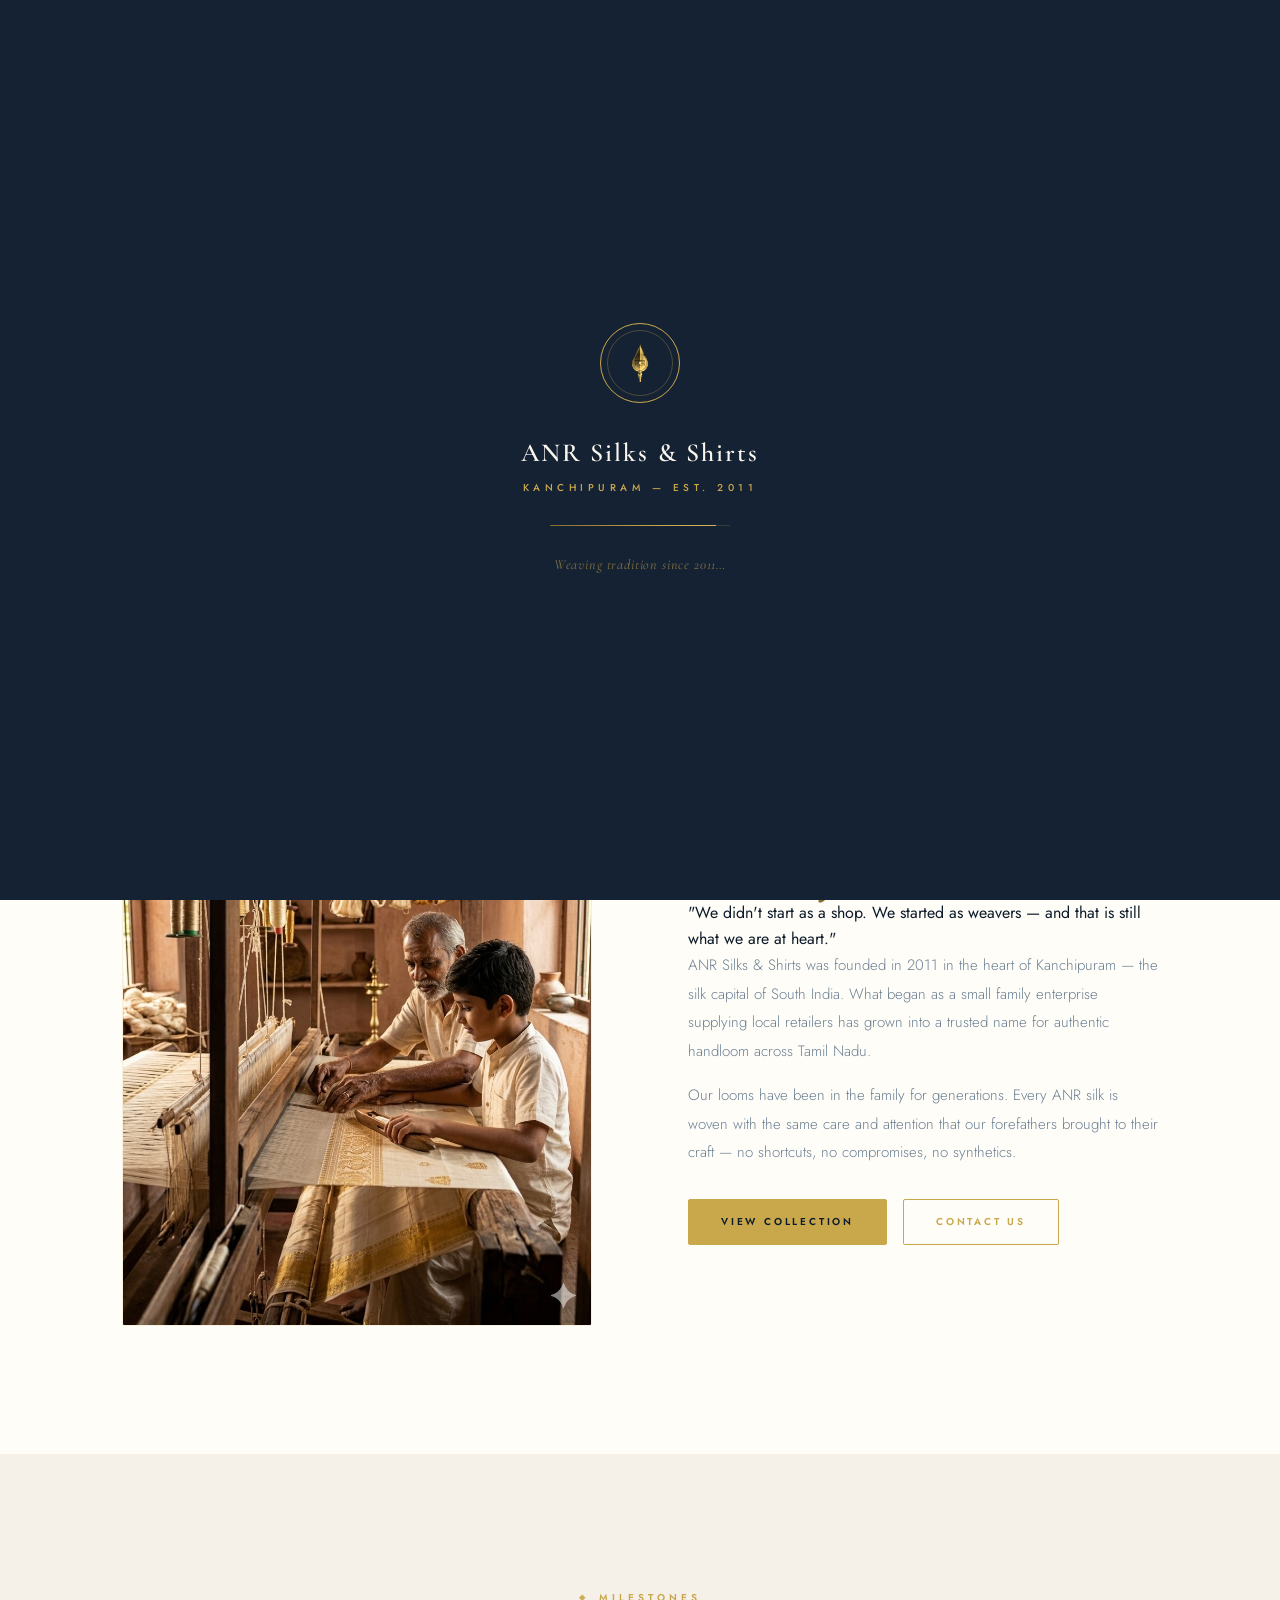
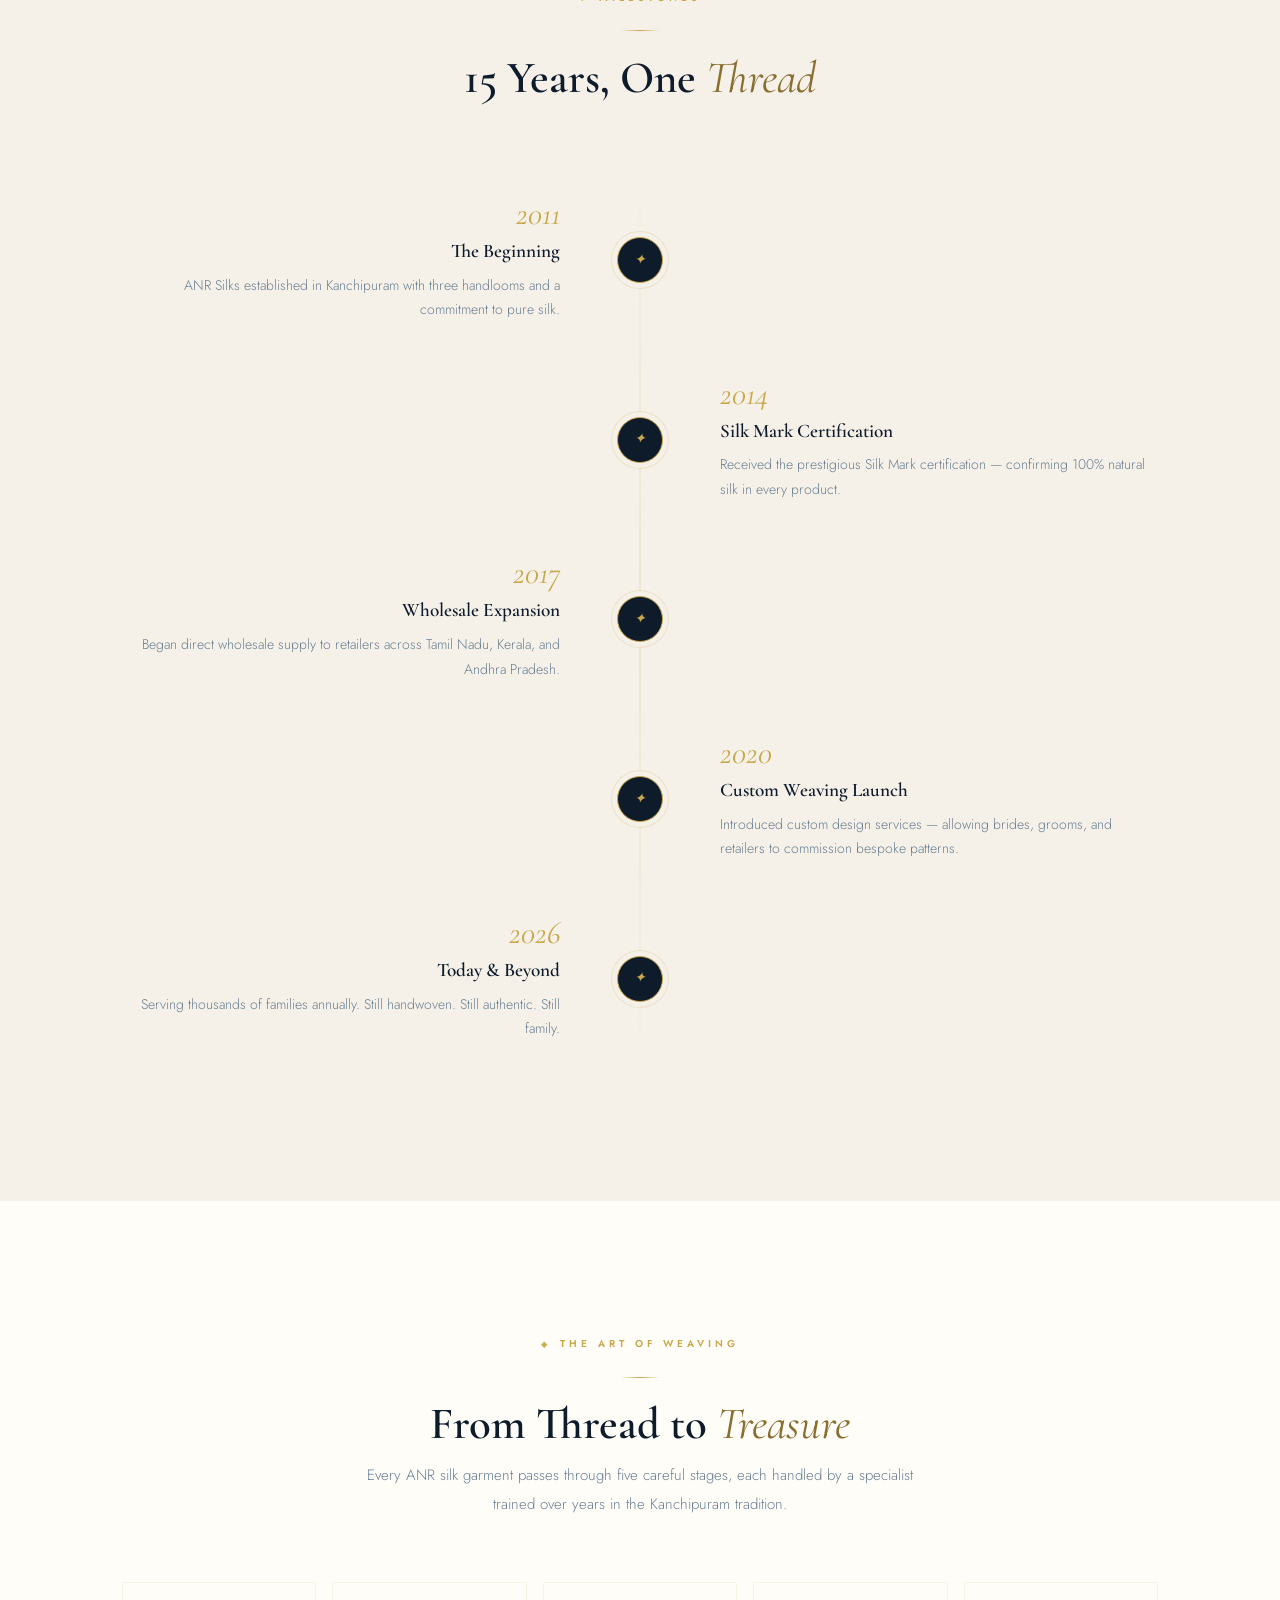
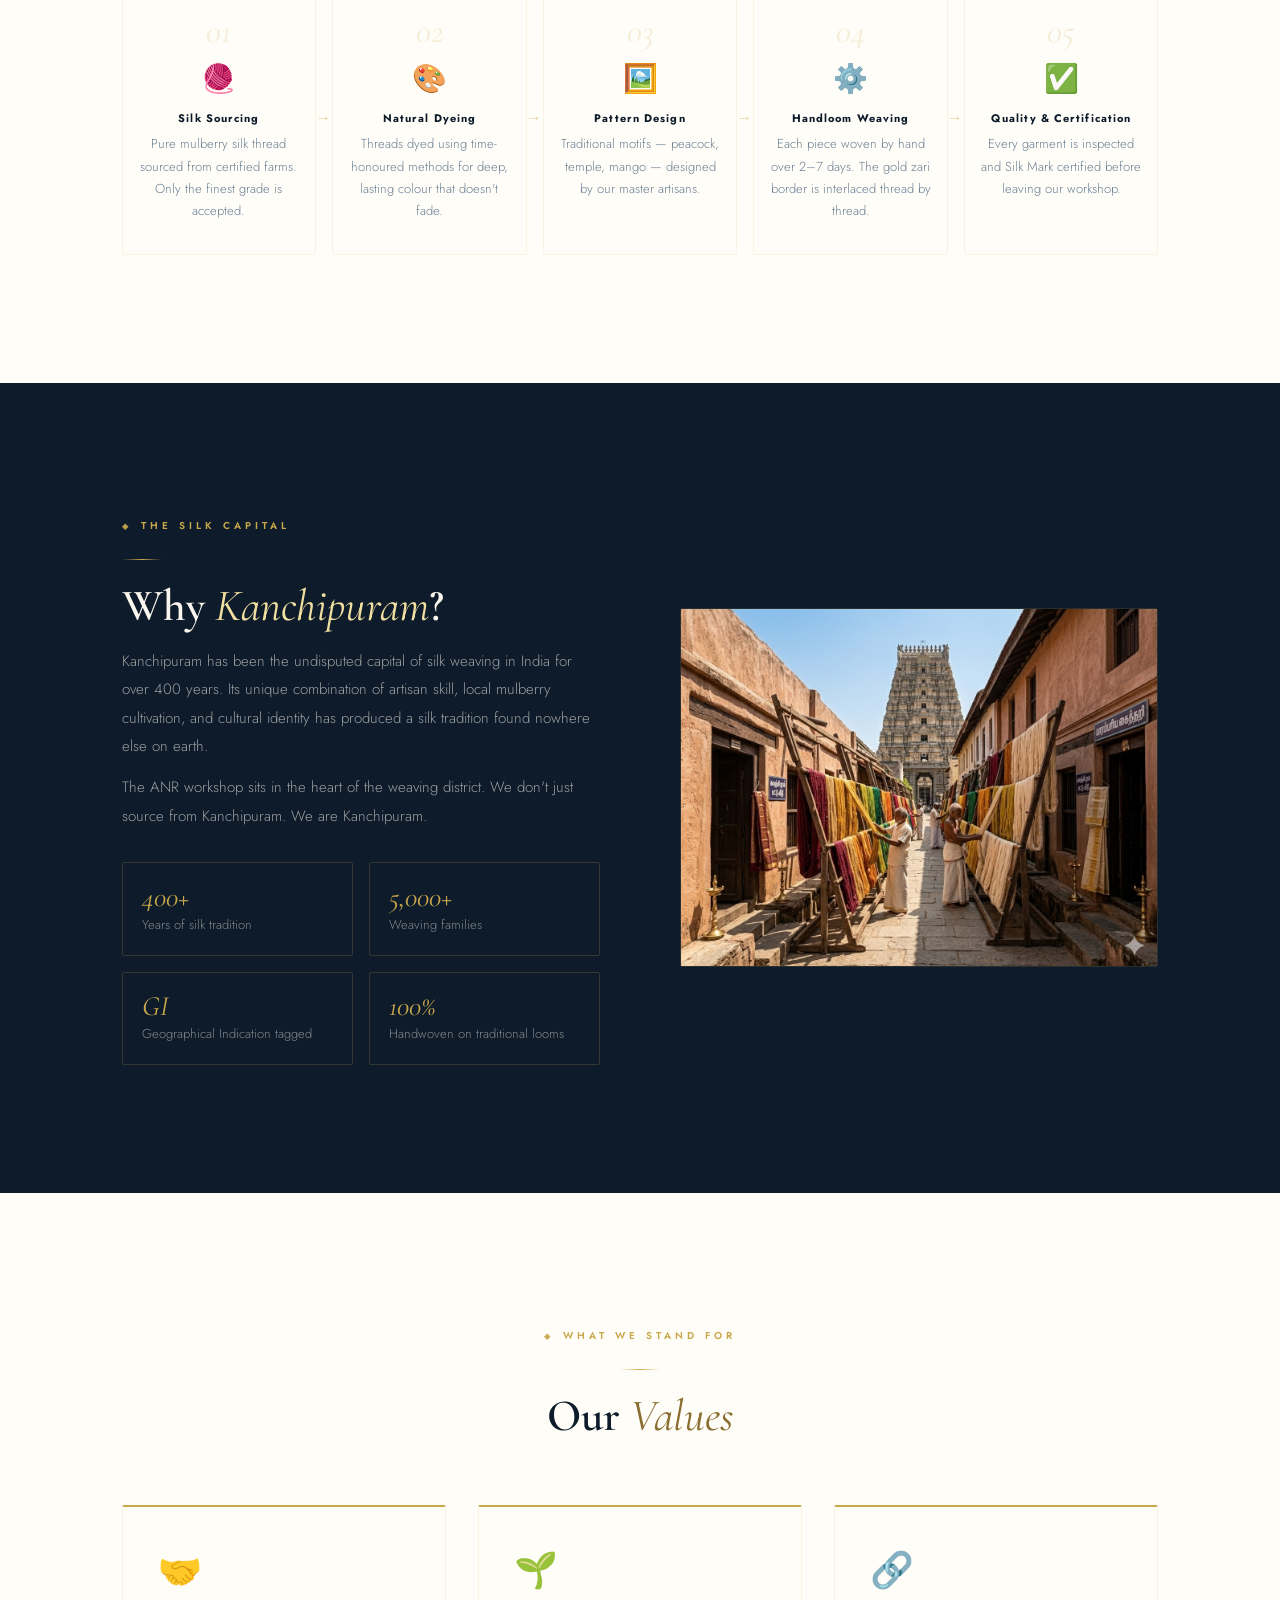
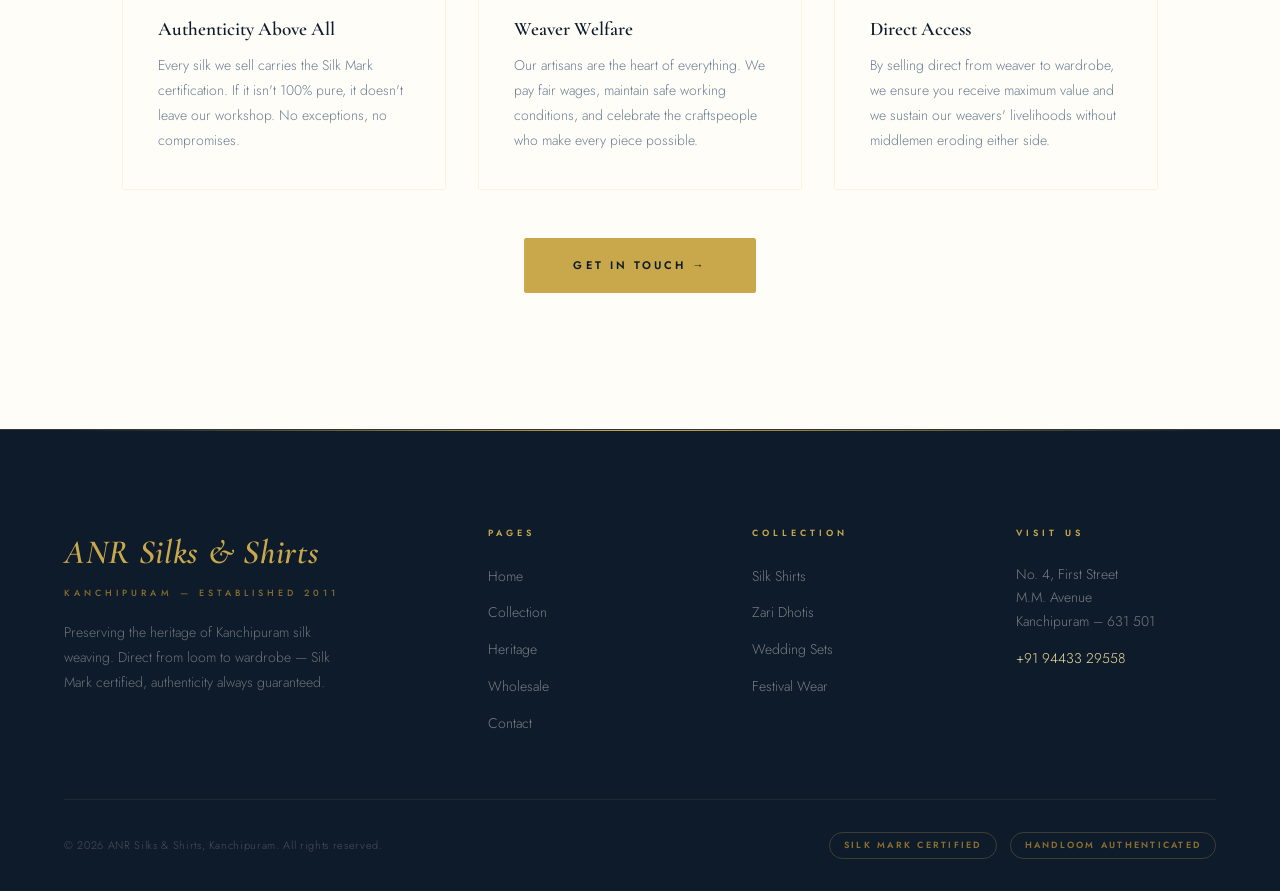
<file: pages/heritage.html>
<!DOCTYPE html>
<html lang="en">
<head>
    <meta charset="UTF-8">
    <meta name="viewport" content="width=device-width, initial-scale=1.0">
    <title>Heritage | ANR Silks & Shirts Kanchipuram</title>
    <meta name="description" content="The story of ANR Silks — 15 years of authentic Kanchipuram handloom weaving tradition.">
    <link rel="stylesheet" href="../shared.css">
    <style>
    .heritage-hero-wrap { margin-top: var(--nav-h); position: relative; min-height: 55vh; display: flex; align-items: center; justify-content: center; overflow: hidden; }
    .heritage-hero-wrap .hero-bg { position: absolute; inset: 0; background-image: url('../images/banner_h.jpg'); background-size: cover; background-position: center; transform: scale(1.06); transition: transform 6s ease; }
    .heritage-hero-wrap:hover .hero-bg { transform: scale(1.02); }
    .heritage-hero-wrap::after { content: ''; position: absolute; inset: 0; background: linear-gradient(160deg, rgba(13,27,42,0.85) 0%, rgba(13,27,42,0.65) 100%); }
    .hero-content { position: relative; z-index: 2; text-align: center; padding: 4rem 5%; max-width: 820px; }
    .hero-eyebrow { font-family: 'Jost', sans-serif; font-size: 10px; font-weight: 600; letter-spacing: 0.5em; text-transform: uppercase; color: var(--gold); display: flex; align-items: center; justify-content: center; gap: 1rem; margin-bottom: 1.5rem; }
    .hero-eyebrow::before, .hero-eyebrow::after { content: ''; width: 40px; height: 1px; background: linear-gradient(90deg, transparent, var(--gold)); }
    .hero-eyebrow::after { background: linear-gradient(90deg, var(--gold), transparent); }
    .hero-content h1 { font-family: 'Cormorant Garamond', serif; font-size: clamp(2.8rem, 7vw, 5rem); color: var(--cream); line-height: 1.05; font-weight: 600; margin-bottom: 1.2rem; }
    .hero-content h1 em { font-style: italic; color: var(--gold-pale); font-weight: 400; }
    .hero-content p { font-family: 'Cormorant Garamond', serif; font-style: italic; color: rgba(250,246,238,0.8); font-size: clamp(1rem, 2vw, 1.2rem); line-height: 1.75; max-width: 580px; margin: 0 auto; }
    .story-layout { display: grid; grid-template-columns: 1fr 1fr; gap: 6rem; align-items: center; }
    .story-img { width: 100%; aspect-ratio: 3/4; border-radius: var(--radius); overflow: hidden; border: 1px solid rgba(201,168,76,0.15); }
    .story-img img { width: 100%; height: 100%; object-fit: cover; transition: transform 0.6s ease; }
    .story-img:hover img { transform: scale(1.03); }
    .story-content blockquote { font-family: 'Cormorant Garamond', serif; font-size: 1.1rem; font-style: italic; color: var(--text-mid); border-left: 2px solid var(--gold); padding: 1rem 1.5rem; background: var(--warm-white); border-radius: 0 var(--radius) var(--radius) 0; line-height: 1.85; margin: 1.5rem 0; }
    .timeline { position: relative; padding: 2rem 0; }
    .timeline::before { content: ''; position: absolute; left: 50%; top: 0; bottom: 0; width: 1px; background: linear-gradient(to bottom, transparent, var(--gold), transparent); transform: translateX(-50%); opacity: 0.3; }
    .timeline-item { display: grid; grid-template-columns: 1fr 80px 1fr; gap: 0; align-items: center; margin-bottom: 3.5rem; }
    .timeline-item:last-child { margin-bottom: 0; }
    .tl-left { text-align: right; padding-right: 2.5rem; }
    .tl-right { padding-left: 2.5rem; }
    .tl-center { display: flex; justify-content: center; align-items: center; }
    .tl-dot { width: 46px; height: 46px; background: var(--navy); border: 1px solid var(--gold); border-radius: 50%; display: flex; align-items: center; justify-content: center; font-family: 'Cormorant Garamond', serif; font-size: 14px; color: var(--gold); font-style: italic; flex-shrink: 0; box-shadow: 0 0 0 5px var(--warm-white), 0 0 0 6px rgba(201,168,76,0.2); transition: all 0.3s; }
    .timeline-item:hover .tl-dot { background: var(--gold); color: var(--navy); }
    .tl-year { font-family: 'Cormorant Garamond', serif; font-size: 32px; font-style: italic; color: var(--gold); line-height: 1; display: block; margin-bottom: 6px; }
    .tl-title { font-family: 'Cormorant Garamond', serif; font-size: 1.2rem; font-weight: 600; color: var(--text-dark); margin-bottom: 6px; }
    .tl-text { font-size: 14px; color: var(--text-light); line-height: 1.75; font-weight: 300; }
    .process-grid { display: grid; grid-template-columns: repeat(5,1fr); gap: 1rem; }
    .process-step { text-align: center; padding: 2rem 1rem; background: var(--ivory); border-radius: var(--radius); border: 1px solid rgba(201,168,76,0.12); position: relative; transition: all 0.3s; }
    .process-step:hover { border-color: rgba(201,168,76,0.35); transform: translateY(-4px); box-shadow: var(--shadow-md); }
    .process-step:not(:last-child)::after { content: '→'; position: absolute; right: -1rem; top: 50%; transform: translateY(-50%); color: var(--gold); font-size: 1rem; z-index: 1; opacity: 0.5; }
    .ps-num { font-family: 'Cormorant Garamond', serif; font-size: 34px; font-style: italic; color: rgba(201,168,76,0.2); line-height: 1; margin-bottom: 8px; }
    .ps-icon { font-size: 28px; margin-bottom: 8px; }
    .ps-title { font-family: 'Jost', sans-serif; font-size: 11px; font-weight: 700; letter-spacing: 0.1em; color: var(--text-dark); margin-bottom: 6px; }
    .ps-desc { font-size: 13px; color: var(--text-light); line-height: 1.7; font-weight: 300; }
    .kanchi-grid { display: grid; grid-template-columns: 1fr 1fr; gap: 5rem; align-items: center; }
    .kanchi-img { width: 100%; aspect-ratio: 4/3; border-radius: var(--radius); overflow: hidden; border: 1px solid rgba(201,168,76,0.15); }
    .kanchi-img img { width: 100%; height: 100%; object-fit: cover; transition: transform 0.6s ease; }
    .kanchi-img:hover img { transform: scale(1.03); }
    .kanchi-facts { display: grid; grid-template-columns: 1fr 1fr; gap: 1rem; margin-top: 2rem; }
    .kf-item { background: var(--navy); border: 1px solid var(--border); border-radius: var(--radius); padding: 1.2rem; transition: all 0.3s; }
    .kf-item:hover { border-color: rgba(201,168,76,0.3); transform: translateY(-2px); }
    .kf-num { font-family: 'Cormorant Garamond', serif; font-size: 28px; font-style: italic; color: var(--gold); line-height: 1; }
    .kf-label { font-size: 13px; color: rgba(250,246,238,0.5); margin-top: 4px; font-weight: 300; }
    .values-grid { display: grid; grid-template-columns: repeat(3,1fr); gap: 2rem; }
    .value-card { background: var(--ivory); border-radius: var(--radius); padding: 2.2rem; border: 1px solid rgba(201,168,76,0.12); border-top: 2px solid var(--gold); transition: all 0.3s; position: relative; overflow: hidden; }
    .value-card::before { content: ''; position: absolute; inset: 0; background: linear-gradient(135deg, rgba(201,168,76,0.04) 0%, transparent 60%); opacity: 0; transition: opacity 0.3s; }
    .value-card:hover { box-shadow: var(--shadow-md); transform: translateY(-4px); }
    .value-card:hover::before { opacity: 1; }
    .value-icon { font-size: 2.2rem; margin-bottom: 1rem; }
    .value-title { font-family: 'Cormorant Garamond', serif; font-size: 1.2rem; font-weight: 600; color: var(--text-dark); margin-bottom: 8px; }
    .value-text { font-size: 14px; color: var(--text-light); line-height: 1.8; font-weight: 300; }
    @media (max-width: 900px) {
        .story-layout { grid-template-columns: 1fr; gap: 3rem; }
        .timeline::before { left: 22px; transform: none; }
        .timeline-item { display: grid; grid-template-columns: 44px 1fr; gap: 0 16px; align-items: start; margin-bottom: 32px; }
        .tl-left:empty, .tl-right:empty { display: none; }
        .tl-center { grid-column: 1; grid-row: 1; justify-content: center; padding-top: 4px; }
        .tl-left, .tl-right { grid-column: 2; grid-row: 1; text-align: left !important; padding: 0 !important; }
        .tl-year[style*="visibility:hidden"] { display: none; }
        .process-grid { grid-template-columns: 1fr; }
        .process-step::after { display: none; }
        .kanchi-grid { grid-template-columns: 1fr; gap: 3rem; }
        .values-grid { grid-template-columns: 1fr 1fr; }
    }
    @media (max-width: 600px) {
        .values-grid { grid-template-columns: 1fr; }
        .kanchi-facts { grid-template-columns: 1fr 1fr; }
    }
    </style>
</head>
<body>
<div id="page-loader">
    <div class="loader-inner">
        <!-- Loader emblem -->
		<div class="loader-emblem">
			<img src="../Vel-hindu-outline.png" alt="Vel">
		</div>
        <div class="loader-brand">
            <span class="loader-brand-name">ANR Silks &amp; Shirts</span>
            <span class="loader-brand-sub">Kanchipuram — Est. 2011</span>
        </div>
        <div class="loader-bar-wrap"><div class="loader-bar" id="loader-bar"></div></div>
        <span class="loader-tagline">Weaving tradition since 2011…</span>
    </div>
</div>
<nav class="site-nav">
    <a href="../index.html" class="nav-brand">
        <!-- Nav emblem (pages/*.html — one level deep) -->
		<div class="nav-emblem">
			<img src="../Vel-hindu-outline.png" alt="Vel">
		</div>
        <div class="nav-brand-text">
            <span class="nav-brand-name">ANR Silks &amp; Shirts</span>
            <span class="nav-brand-sub">Kanchipuram — Est. 2011</span>
        </div>
    </a>
    <div class="nav-links">
        <a href="../index.html">Home</a>
        <a href="collection.html">Collection</a>
        <a href="heritage.html" class="active">Heritage</a>
        <a href="wholesale.html">Wholesale</a>
        <a href="contact.html">Contact</a>
        <a href="https://wa.me/919443329558" class="nav-cta">WhatsApp Enquiry</a>
    </div>
    <button class="nav-hamburger" aria-label="Menu"><span></span><span></span><span></span></button>
</nav>
<div class="nav-drawer">
    <a href="../index.html">Home</a>
    <a href="collection.html">Collection</a>
    <a href="heritage.html" class="active">Heritage</a>
    <a href="wholesale.html">Wholesale</a>
    <a href="contact.html">Contact</a>
    <a href="https://wa.me/919443329558" class="drawer-cta">WhatsApp Enquiry →</a>
</div>
<header class="heritage-hero-wrap">
    <div class="hero-bg"></div>
    <div class="hero-content reveal">
        <div class="hero-eyebrow">Est. 2011 — Kanchipuram</div>
        <h1>Our <em>Heritage</em></h1>
        <p>Fifteen years of weaving tradition, one thread at a time. Discover the people, the craft, and the city behind every ANR silk.</p>
    </div>
</header>
<section class="section-lg" style="background:var(--ivory);">
    <div class="container">
        <div class="story-layout">
            <div class="reveal"><div class="story-img"><img src="../images/h1.jpg" alt="A Family of Weavers"></div></div>
            <div class="reveal reveal-d2">
                <div class="tag-pill">Our Story</div><div class="gold-rule"></div>
                <h2 class="serif-title">A <em>Family</em> of Weavers</h2>
                <blockquote>"We didn't start as a shop. We started as weavers — and that is still what we are at heart."</blockquote>
                <p class="body-text">ANR Silks &amp; Shirts was founded in 2011 in the heart of Kanchipuram — the silk capital of South India. What began as a small family enterprise supplying local retailers has grown into a trusted name for authentic handloom across Tamil Nadu.</p>
                <p class="body-text" style="margin-top:1rem;">Our looms have been in the family for generations. Every ANR silk is woven with the same care and attention that our forefathers brought to their craft — no shortcuts, no compromises, no synthetics.</p>
                <div style="margin-top:2rem; display:flex; gap:1rem; flex-wrap:wrap;">
                    <a href="collection.html" class="btn btn-gold">View Collection</a>
                    <a href="contact.html" class="btn btn-outline-gold">Contact Us</a>
                </div>
            </div>
        </div>
    </div>
</section>
<section class="section-lg" style="background:var(--warm-white);">
    <div class="container">
        <div class="sec-head center reveal">
            <div class="tag-pill" style="justify-content:center;">Milestones</div>
            <div class="gold-rule center"></div>
            <h2 class="serif-title">15 Years, One <em>Thread</em></h2>
        </div>
        <div class="timeline">
            <div class="timeline-item reveal"><div class="tl-left"><span class="tl-year">2011</span><div class="tl-title">The Beginning</div><p class="tl-text">ANR Silks established in Kanchipuram with three handlooms and a commitment to pure silk.</p></div><div class="tl-center"><div class="tl-dot">✦</div></div><div class="tl-right"><span class="tl-year" style="visibility:hidden;">2011</span></div></div>
            <div class="timeline-item reveal"><div class="tl-left"></div><div class="tl-center"><div class="tl-dot">✦</div></div><div class="tl-right"><span class="tl-year">2014</span><div class="tl-title">Silk Mark Certification</div><p class="tl-text">Received the prestigious Silk Mark certification — confirming 100% natural silk in every product.</p></div></div>
            <div class="timeline-item reveal"><div class="tl-left"><span class="tl-year">2017</span><div class="tl-title">Wholesale Expansion</div><p class="tl-text">Began direct wholesale supply to retailers across Tamil Nadu, Kerala, and Andhra Pradesh.</p></div><div class="tl-center"><div class="tl-dot">✦</div></div><div class="tl-right"></div></div>
            <div class="timeline-item reveal"><div class="tl-left"></div><div class="tl-center"><div class="tl-dot">✦</div></div><div class="tl-right"><span class="tl-year">2020</span><div class="tl-title">Custom Weaving Launch</div><p class="tl-text">Introduced custom design services — allowing brides, grooms, and retailers to commission bespoke patterns.</p></div></div>
            <div class="timeline-item reveal"><div class="tl-left"><span class="tl-year">2026</span><div class="tl-title">Today &amp; Beyond</div><p class="tl-text">Serving thousands of families annually. Still handwoven. Still authentic. Still family.</p></div><div class="tl-center"><div class="tl-dot">✦</div></div><div class="tl-right"></div></div>
        </div>
    </div>
</section>
<section class="section-lg" style="background:var(--ivory);">
    <div class="container">
        <div class="sec-head center reveal">
            <div class="tag-pill" style="justify-content:center;">The Art of Weaving</div>
            <div class="gold-rule center"></div>
            <h2 class="serif-title">From Thread to <em>Treasure</em></h2>
            <p class="body-text" style="max-width:560px; margin:0.8rem auto 0; text-align:center;">Every ANR silk garment passes through five careful stages, each handled by a specialist trained over years in the Kanchipuram tradition.</p>
        </div>
        <div class="process-grid reveal">
            <div class="process-step"><div class="ps-num">01</div><div class="ps-icon">🧶</div><div class="ps-title">Silk Sourcing</div><p class="ps-desc">Pure mulberry silk thread sourced from certified farms. Only the finest grade is accepted.</p></div>
            <div class="process-step"><div class="ps-num">02</div><div class="ps-icon">🎨</div><div class="ps-title">Natural Dyeing</div><p class="ps-desc">Threads dyed using time-honoured methods for deep, lasting colour that doesn't fade.</p></div>
            <div class="process-step"><div class="ps-num">03</div><div class="ps-icon">🖼️</div><div class="ps-title">Pattern Design</div><p class="ps-desc">Traditional motifs — peacock, temple, mango — designed by our master artisans.</p></div>
            <div class="process-step"><div class="ps-num">04</div><div class="ps-icon">⚙️</div><div class="ps-title">Handloom Weaving</div><p class="ps-desc">Each piece woven by hand over 2–7 days. The gold zari border is interlaced thread by thread.</p></div>
            <div class="process-step"><div class="ps-num">05</div><div class="ps-icon">✅</div><div class="ps-title">Quality &amp; Certification</div><p class="ps-desc">Every garment is inspected and Silk Mark certified before leaving our workshop.</p></div>
        </div>
    </div>
</section>
<section class="section-lg" style="background:var(--navy);">
    <div class="container">
        <div class="kanchi-grid">
            <div class="reveal">
                <div class="tag-pill" style="color:var(--gold);">The Silk Capital</div><div class="gold-rule"></div>
                <h2 class="serif-title" style="color:var(--cream);">Why <em style="color:var(--gold-pale);">Kanchipuram</em>?</h2>
                <p class="body-text" style="margin-top:1rem; color:rgba(250,246,238,0.6);">Kanchipuram has been the undisputed capital of silk weaving in India for over 400 years. Its unique combination of artisan skill, local mulberry cultivation, and cultural identity has produced a silk tradition found nowhere else on earth.</p>
                <p class="body-text" style="margin-top:0.8rem; color:rgba(250,246,238,0.6);">The ANR workshop sits in the heart of the weaving district. We don't just source from Kanchipuram. We are Kanchipuram.</p>
                <div class="kanchi-facts">
                    <div class="kf-item"><div class="kf-num">400+</div><div class="kf-label">Years of silk tradition</div></div>
                    <div class="kf-item"><div class="kf-num">5,000+</div><div class="kf-label">Weaving families</div></div>
                    <div class="kf-item"><div class="kf-num">GI</div><div class="kf-label">Geographical Indication tagged</div></div>
                    <div class="kf-item"><div class="kf-num">100%</div><div class="kf-label">Handwoven on traditional looms</div></div>
                </div>
            </div>
            <div class="reveal reveal-d2"><div class="kanchi-img"><img src="../images/h2.jpg" alt="Why Kanchipuram"></div></div>
        </div>
    </div>
</section>
<section class="section-lg" style="background:var(--ivory);">
    <div class="container">
        <div class="sec-head center reveal">
            <div class="tag-pill" style="justify-content:center;">What We Stand For</div>
            <div class="gold-rule center"></div>
            <h2 class="serif-title">Our <em>Values</em></h2>
        </div>
        <div class="values-grid">
            <div class="value-card reveal reveal-d1"><div class="value-icon">🤝</div><div class="value-title">Authenticity Above All</div><p class="value-text">Every silk we sell carries the Silk Mark certification. If it isn't 100% pure, it doesn't leave our workshop. No exceptions, no compromises.</p></div>
            <div class="value-card reveal reveal-d2"><div class="value-icon">🌱</div><div class="value-title">Weaver Welfare</div><p class="value-text">Our artisans are the heart of everything. We pay fair wages, maintain safe working conditions, and celebrate the craftspeople who make every piece possible.</p></div>
            <div class="value-card reveal reveal-d3"><div class="value-icon">🔗</div><div class="value-title">Direct Access</div><p class="value-text">By selling direct from weaver to wardrobe, we ensure you receive maximum value and we sustain our weavers' livelihoods without middlemen eroding either side.</p></div>
        </div>
        <div style="text-align:center; margin-top:3rem;" class="reveal">
            <a href="contact.html" class="btn btn-gold btn-lg">Get in Touch →</a>
        </div>
    </div>
</section>
<footer class="site-footer">
    <div class="footer-grid">
        <div><div class="footer-brand-name">ANR Silks &amp; Shirts</div><div class="footer-brand-sub">Kanchipuram — Established 2011</div><p class="footer-desc">Preserving the heritage of Kanchipuram silk weaving. Direct from loom to wardrobe — Silk Mark certified, authenticity always guaranteed.</p></div>
        <div class="footer-col"><h4>Pages</h4><ul><li><a href="../index.html">Home</a></li><li><a href="collection.html">Collection</a></li><li><a href="heritage.html">Heritage</a></li><li><a href="wholesale.html">Wholesale</a></li><li><a href="contact.html">Contact</a></li></ul></div>
        <div class="footer-col"><h4>Collection</h4><ul><li><a href="collection.html">Silk Shirts</a></li><li><a href="collection.html">Zari Dhotis</a></li><li><a href="collection.html">Wedding Sets</a></li><li><a href="collection.html">Festival Wear</a></li></ul></div>
        <div class="footer-col"><h4>Visit Us</h4><p class="footer-contact-val">No. 4, First Street<br>M.M. Avenue<br>Kanchipuram – 631 501</p><p class="footer-contact-val" style="margin-top:0.8rem;"><a href="tel:+919443329558">+91 94433 29558</a></p></div>
    </div>
    <div class="footer-bottom">
        <p class="footer-copy">© 2026 ANR Silks &amp; Shirts, Kanchipuram. All rights reserved.</p>
        <div class="footer-badges"><div class="foot-badge">Silk Mark Certified</div><div class="foot-badge">Handloom Authenticated</div></div>
    </div>
</footer>
<script src="../shared.js"></script>
</body>
</html>
</file>
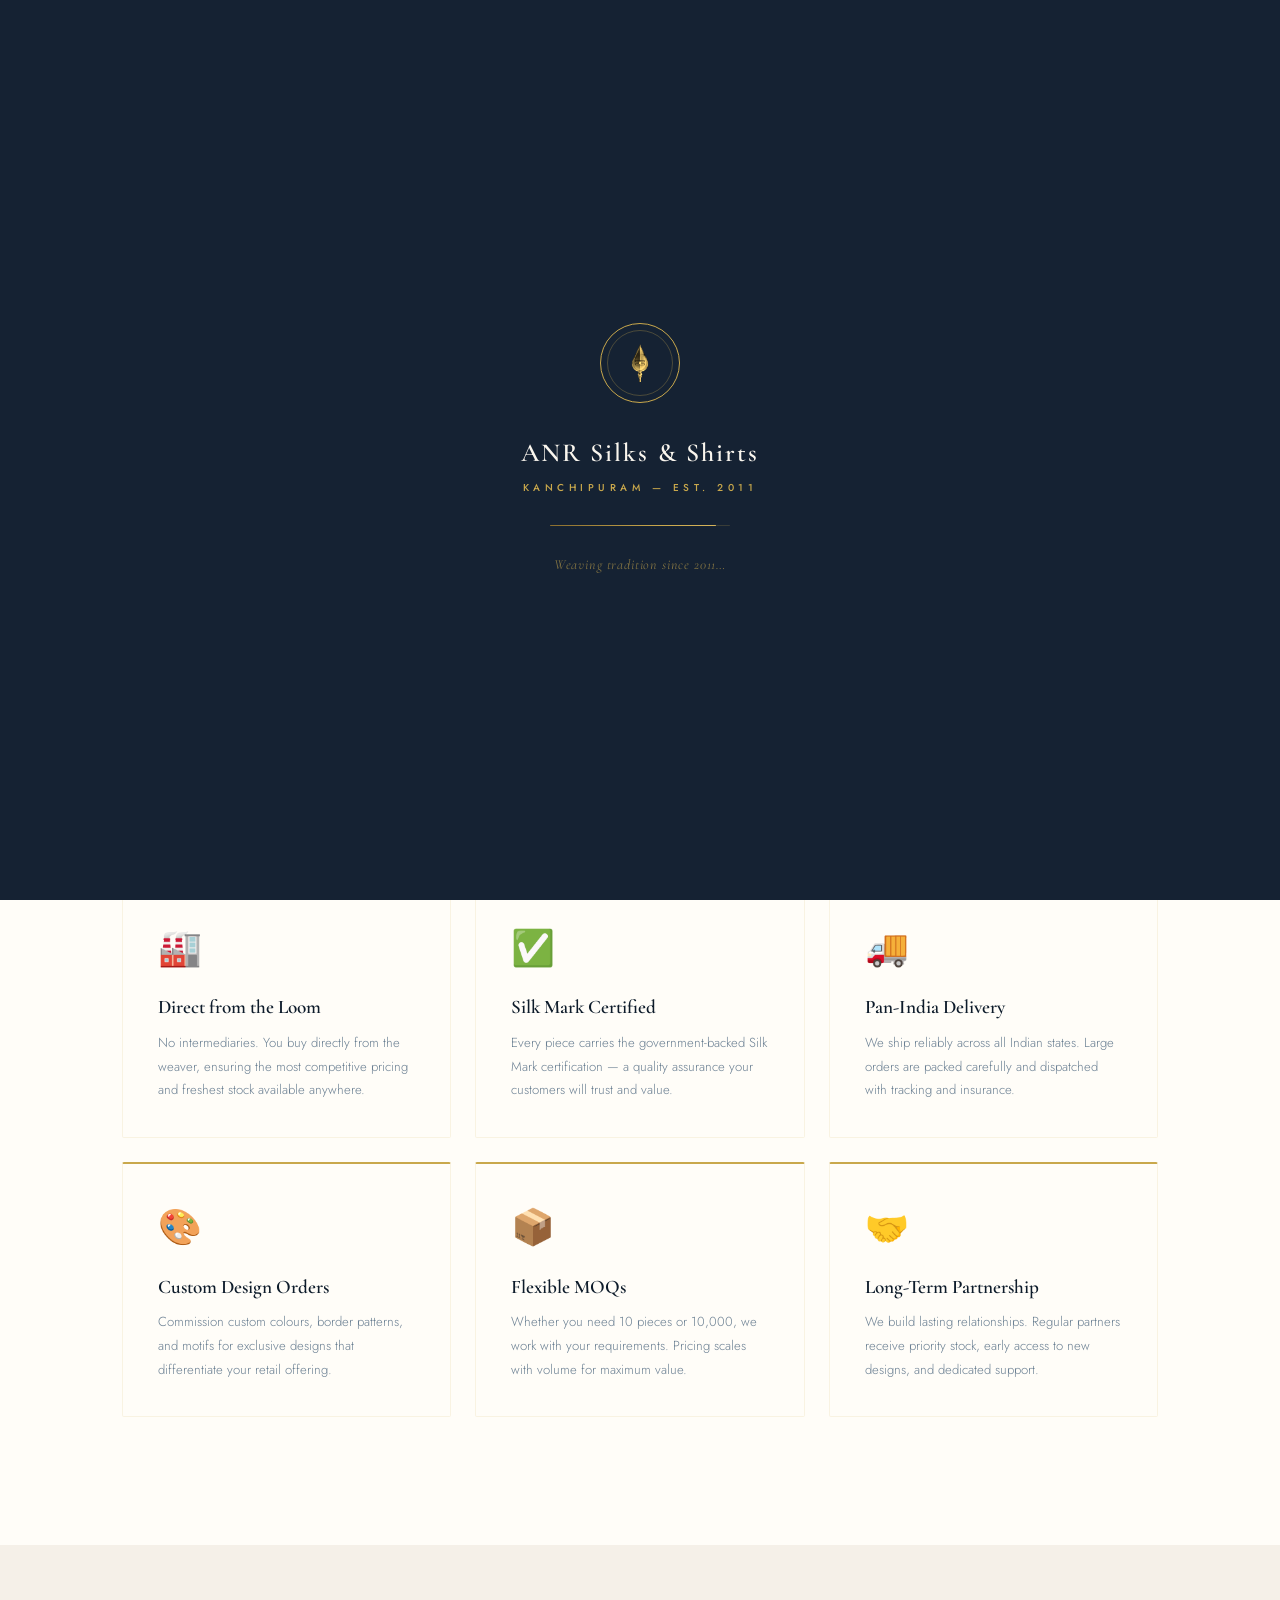
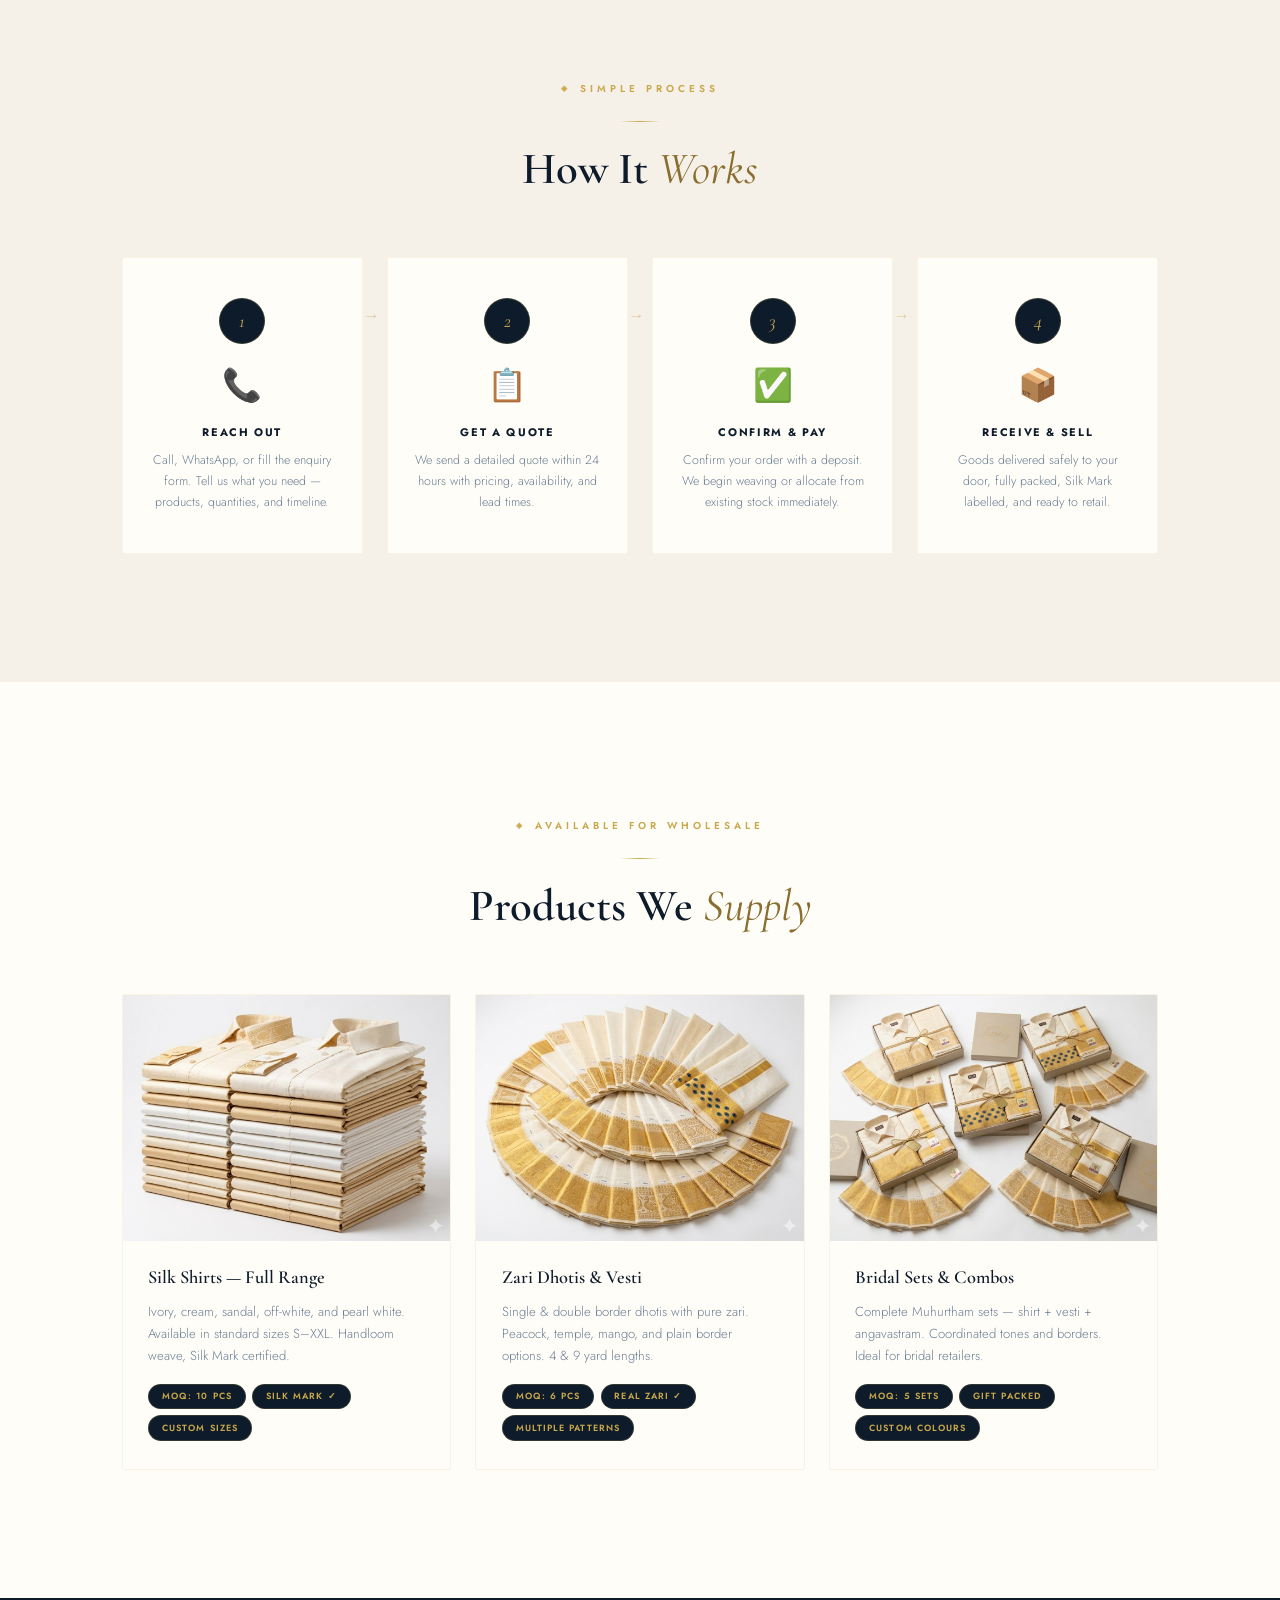
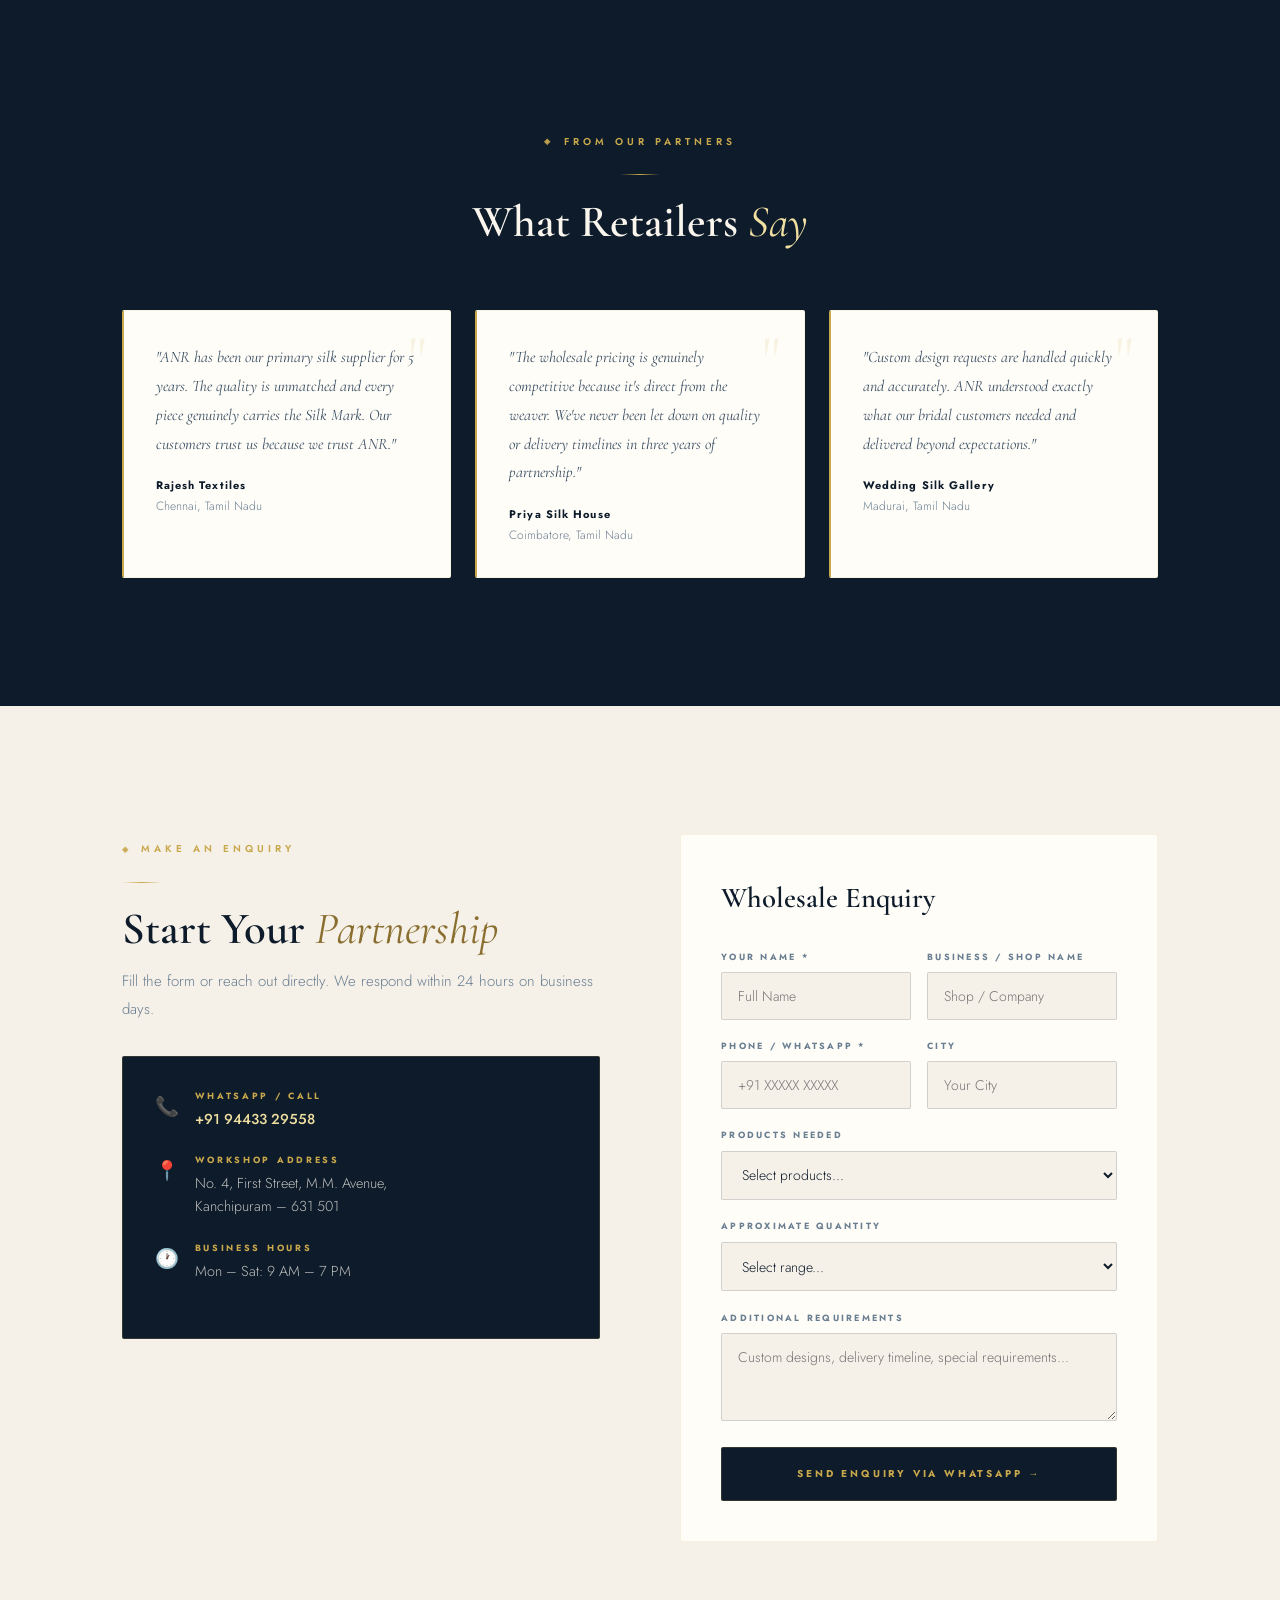
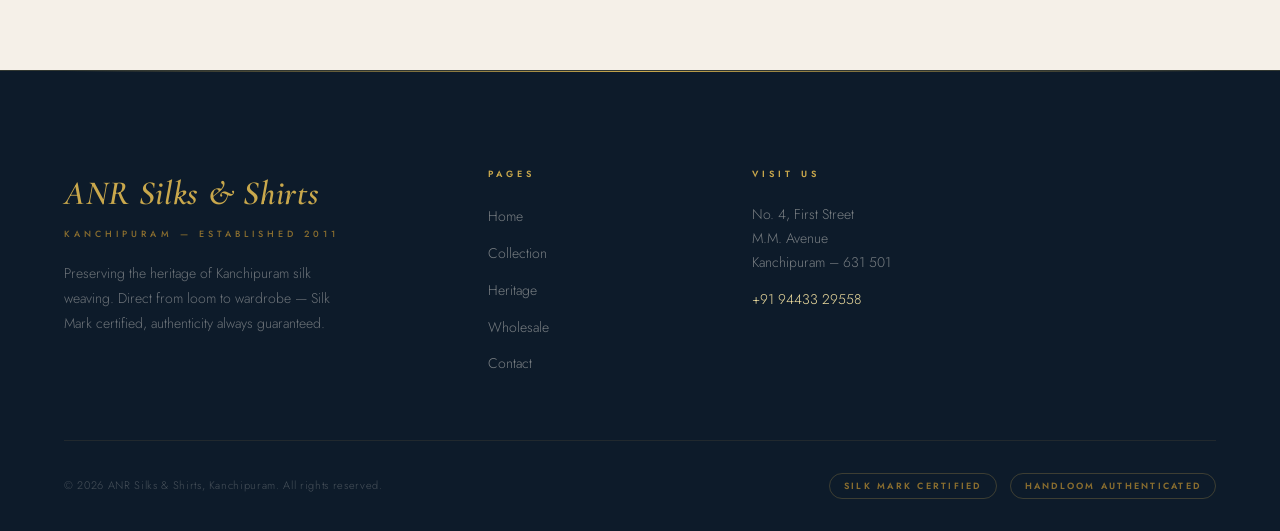
<file: pages/wholesale.html>
<!DOCTYPE html>
<html lang="en">
<head>
    <meta charset="UTF-8">
    <meta name="viewport" content="width=device-width, initial-scale=1.0">
    <title>Wholesale | ANR Silks & Shirts Kanchipuram</title>
    <meta name="description" content="ANR Silks wholesale — direct manufacturer pricing for bulk silk shirts, dhotis, and vesti. Pan-India shipping. Silk Mark certified. Call +91 94433 29558.">
    <link rel="stylesheet" href="../shared.css">
    <style>
    /* ── Hero ── */
    .wholesale-hero-wrap {
        margin-top: var(--nav-h);
        position: relative; min-height: 55vh;
        display: flex; align-items: center; justify-content: center;
        overflow: hidden;
    }
    .wholesale-hero-wrap .hero-bg {
        position: absolute; inset: 0;
        background-image: url('../images/banner_w.jpg');
        background-size: cover; background-position: center;
        transform: scale(1.06);
        transition: transform 6s ease;
    }
    .wholesale-hero-wrap:hover .hero-bg { transform: scale(1.02); }
    .wholesale-hero-wrap::after {
        content: ''; position: absolute; inset: 0;
        background: linear-gradient(160deg, rgba(13,27,42,0.85) 0%, rgba(13,27,42,0.65) 100%);
    }
    .hero-content {
        position: relative; z-index: 2;
        text-align: center; padding: 4rem 5%; max-width: 820px;
    }
    .hero-eyebrow {
        font-family: 'Jost', sans-serif;
        font-size: 10px; font-weight: 600;
        letter-spacing: 0.5em; text-transform: uppercase;
        color: var(--gold);
        display: flex; align-items: center; justify-content: center; gap: 1rem;
        margin-bottom: 1.5rem;
    }
    .hero-eyebrow::before, .hero-eyebrow::after {
        content: ''; width: 40px; height: 1px;
        background: linear-gradient(90deg, transparent, var(--gold));
    }
    .hero-eyebrow::after { background: linear-gradient(90deg, var(--gold), transparent); }
    .hero-content h1 {
        font-family: 'Cormorant Garamond', serif;
        font-size: clamp(2.8rem, 7vw, 5rem);
        color: var(--cream); line-height: 1.05; font-weight: 600; margin-bottom: 1.2rem;
    }
    .hero-content h1 em { font-style: italic; color: var(--gold-pale); font-weight: 400; }
    .hero-content p {
        font-family: 'Cormorant Garamond', serif; font-style: italic;
        color: rgba(250,246,238,0.8);
        font-size: clamp(1rem, 2vw, 1.2rem); line-height: 1.75; max-width: 580px; margin: 0 auto;
    }

    /* ── Benefits ── */
    .benefits-grid { display: grid; grid-template-columns: repeat(3,1fr); gap: 1.5rem; }
    .benefit-card {
        background: var(--ivory);
        border: 1px solid rgba(201,168,76,0.12);
        border-radius: var(--radius); padding: 2.2rem;
        border-top: 2px solid var(--gold);
        transition: all 0.35s;
        position: relative; overflow: hidden;
    }
    .benefit-card::before {
        content: '';
        position: absolute; inset: 0;
        background: linear-gradient(135deg, rgba(201,168,76,0.04) 0%, transparent 60%);
        opacity: 0; transition: opacity 0.3s;
    }
    .benefit-card:hover { box-shadow: var(--shadow-md); transform: translateY(-4px); border-color: rgba(201,168,76,0.35); }
    .benefit-card:hover::before { opacity: 1; }
    .benefit-icon { font-size: 2.2rem; margin-bottom: 1rem; }
    .benefit-title { font-family: 'Cormorant Garamond', serif; font-size: 1.2rem; font-weight: 600; color: var(--text-dark); margin-bottom: 0.5rem; }
    .benefit-text { font-size: 0.82rem; color: var(--text-light); line-height: 1.8; font-weight: 300; }

    /* ── Steps ── */
    .steps-grid { display: grid; grid-template-columns: repeat(4,1fr); gap: 1.5rem; }
    .step-card {
        text-align: center; padding: 2.5rem 1.5rem;
        background: var(--ivory);
        border: 1px solid rgba(201,168,76,0.12);
        border-radius: var(--radius);
        position: relative; transition: all 0.3s;
    }
    .step-card:hover { box-shadow: var(--shadow-md); transform: translateY(-4px); }
    .step-card:not(:last-child)::after {
        content: '→';
        position: absolute; right: -1.1rem; top: 2.8rem;
        color: var(--gold); font-size: 1rem; opacity: 0.5;
    }
    .step-num {
        width: 46px; height: 46px;
        background: var(--navy);
        color: var(--gold); border-radius: 50%;
        display: flex; align-items: center; justify-content: center;
        font-family: 'Cormorant Garamond', serif;
        font-size: 1.2rem; font-style: italic;
        margin: 0 auto 1rem;
        border: 1px solid var(--border);
    }
    .step-icon { font-size: 2rem; margin-bottom: 0.8rem; }
    .step-title { font-family: 'Jost', sans-serif; font-size: 11px; font-weight: 700; letter-spacing: 0.15em; text-transform: uppercase; color: var(--text-dark); margin-bottom: 0.5rem; }
    .step-text { font-size: 0.78rem; color: var(--text-light); line-height: 1.7; font-weight: 300; }

    /* ── Products ── */
    .wholesale-products { display: grid; grid-template-columns: repeat(3,1fr); gap: 1.5rem; }
    .wp-card {
        background: var(--ivory);
        border: 1px solid rgba(201,168,76,0.12);
        border-radius: var(--radius); overflow: hidden;
        transition: all 0.35s;
    }
    .wp-card:hover { box-shadow: var(--shadow-md); transform: translateY(-4px); border-color: rgba(201,168,76,0.3); }
    .wp-img { aspect-ratio: 4/3; overflow: hidden; background: var(--silk-light); }
    .wp-img img { width: 100%; height: 100%; object-fit: cover; transition: transform 0.6s ease; }
    .wp-card:hover .wp-img img { transform: scale(1.05); }
    .wp-body { padding: 1.4rem 1.6rem 1.8rem; }
    .wp-name { font-family: 'Cormorant Garamond', serif; font-size: 1.15rem; font-weight: 600; color: var(--text-dark); margin-bottom: 0.5rem; }
    .wp-details { font-size: 0.82rem; color: var(--text-light); line-height: 1.7; font-weight: 300; }
    .wp-chips { display: flex; flex-wrap: wrap; gap: 0.4rem; margin-top: 1rem; }
    .wp-chip {
        font-family: 'Jost', sans-serif;
        font-size: 9px; font-weight: 600; letter-spacing: 0.12em; text-transform: uppercase;
        background: var(--navy); border: 1px solid var(--border);
        color: var(--gold); padding: 0.28rem 0.8rem; border-radius: 100px;
    }

    /* ── Testimonials ── */
    .testimonials-grid { display: grid; grid-template-columns: repeat(3,1fr); gap: 1.5rem; }
    .testi-card {
        background: var(--ivory);
        border: 1px solid rgba(201,168,76,0.12);
        border-radius: var(--radius); padding: 2rem;
        border-left: 2px solid var(--gold);
        transition: all 0.3s;
        position: relative;
    }
    .testi-card:hover { box-shadow: var(--shadow-md); transform: translateY(-3px); }
    .testi-card::before {
        content: '"';
        position: absolute; top: 1rem; right: 1.5rem;
        font-family: 'Cormorant Garamond', serif;
        font-size: 4rem; color: var(--gold);
        opacity: 0.12; line-height: 1;
    }
    .testi-quote {
        font-family: 'Cormorant Garamond', serif;
        font-style: italic; font-size: 1rem;
        color: var(--text-mid); line-height: 1.8; margin-bottom: 1.2rem;
    }
    .testi-author { font-family: 'Jost', sans-serif; font-size: 11px; font-weight: 700; letter-spacing: 0.1em; color: var(--text-dark); }
    .testi-place { font-size: 12px; color: var(--text-light); margin-top: 2px; font-weight: 300; }

    /* ── Enquiry Layout ── */
    .enq-layout { display: grid; grid-template-columns: 1fr 1fr; gap: 5rem; align-items: start; }
    .enq-info-card {
        background: var(--navy);
        border: 1px solid var(--border);
        border-radius: var(--radius); padding: 2rem; margin-top: 2rem;
    }
    .ei-row { display: flex; gap: 1rem; align-items: flex-start; margin-bottom: 1.4rem; }
    .ei-icon { font-size: 1.2rem; flex-shrink: 0; margin-top: 2px; }
    .ei-label { font-family: 'Jost', sans-serif; font-size: 9px; font-weight: 700; letter-spacing: 0.3em; text-transform: uppercase; color: var(--gold); display: block; margin-bottom: 0.3rem; }
    .ei-val { font-size: 0.9rem; color: rgba(250,246,238,0.75); line-height: 1.6; font-weight: 300; }
    .ei-val a { color: var(--gold-pale); font-weight: 500; }

    .enq-form {
        background: var(--ivory);
        border: 1px solid rgba(201,168,76,0.15);
        border-radius: var(--radius); padding: 2.5rem;
    }
    .enq-form h3 { font-family: 'Cormorant Garamond', serif; font-size: 1.8rem; font-weight: 600; color: var(--text-dark); margin-bottom: 1.8rem; }
    .form-row { display: grid; grid-template-columns: 1fr 1fr; gap: 1rem; }
    .form-field { margin-bottom: 1.2rem; }
    .form-field label { display: block; font-family: 'Jost', sans-serif; font-size: 9px; font-weight: 700; letter-spacing: 0.25em; text-transform: uppercase; color: var(--text-light); margin-bottom: 0.5rem; }
    .form-field input, .form-field select, .form-field textarea {
        width: 100%; border: 1px solid rgba(13,27,42,0.15);
        background: var(--warm-white); border-radius: var(--radius); padding: 0.8rem 1rem;
        color: var(--text-dark); font-family: 'Jost', sans-serif; font-size: 14px;
        outline: none; transition: border-color 0.3s, box-shadow 0.3s; font-weight: 300;
    }
    .form-field input:focus, .form-field select:focus, .form-field textarea:focus {
        border-color: var(--gold); box-shadow: 0 0 0 3px rgba(201,168,76,0.1);
    }
    .btn-submit {
        display: block; width: 100%;
        background: var(--navy); color: var(--gold);
        border: 1px solid var(--border);
        font-family: 'Jost', sans-serif;
        font-size: 10px; font-weight: 700; letter-spacing: 0.28em; text-transform: uppercase;
        padding: 1.1rem; border-radius: var(--radius); cursor: pointer;
        text-align: center; text-decoration: none;
        transition: all 0.3s;
    }
    .btn-submit:hover { background: var(--gold); color: var(--navy); border-color: var(--gold); }

    @media (max-width: 900px) {
        .benefits-grid, .steps-grid, .wholesale-products, .testimonials-grid { grid-template-columns: 1fr 1fr; }
        .enq-layout { grid-template-columns: 1fr; gap: 3rem; }
        .step-card::after { display: none; }
    }
    @media (max-width: 600px) {
        .benefits-grid, .wholesale-products, .form-row, .steps-grid, .testimonials-grid { grid-template-columns: 1fr; }
    }
    </style>
</head>
<body>

<div id="page-loader">
    <div class="loader-inner">
        <!-- Loader emblem -->
		<div class="loader-emblem">
			<img src="../Vel-hindu-outline.png" alt="Vel">
		</div>
        <div class="loader-brand">
            <span class="loader-brand-name">ANR Silks &amp; Shirts</span>
            <span class="loader-brand-sub">Kanchipuram — Est. 2011</span>
        </div>
        <div class="loader-bar-wrap"><div class="loader-bar" id="loader-bar"></div></div>
        <span class="loader-tagline">Weaving tradition since 2011…</span>
    </div>
</div>

<nav class="site-nav">
    <a href="../index.html" class="nav-brand">
        <!-- Nav emblem (pages/*.html — one level deep) -->
		<div class="nav-emblem">
			<img src="../Vel-hindu-outline.png" alt="Vel">
		</div>
        <div class="nav-brand-text">
            <span class="nav-brand-name">ANR Silks &amp; Shirts</span>
            <span class="nav-brand-sub">Kanchipuram — Est. 2011</span>
        </div>
    </a>
    <div class="nav-links">
        <a href="../index.html">Home</a>
        <a href="collection.html">Collection</a>
        <a href="heritage.html">Heritage</a>
        <a href="wholesale.html" class="active">Wholesale</a>
        <a href="contact.html">Contact</a>
        <a href="https://wa.me/919443329558" class="nav-cta">WhatsApp Enquiry</a>
    </div>
    <button class="nav-hamburger" aria-label="Menu"><span></span><span></span><span></span></button>
</nav>
<div class="nav-drawer">
    <a href="../index.html">Home</a>
    <a href="collection.html">Collection</a>
    <a href="heritage.html">Heritage</a>
    <a href="wholesale.html" class="active">Wholesale</a>
    <a href="contact.html">Contact</a>
    <a href="https://wa.me/919443329558" class="drawer-cta">WhatsApp Enquiry →</a>
</div>

<header class="wholesale-hero-wrap">
    <div class="hero-bg"></div>
    <div class="hero-content reveal">
        <div class="hero-eyebrow">Direct Manufacturer Pricing</div>
        <h1>Wholesale &amp; <em>Bulk</em> Orders</h1>
        <p>Partner directly with the weaver. ANR Silks offers competitive wholesale pricing, reliable quality, and Silk Mark certified stock for retailers across India.</p>
    </div>
</header>

<section class="section-lg" style="background:var(--ivory);">
    <div class="container">
        <div class="sec-head center reveal">
            <div class="tag-pill" style="justify-content:center;">Why Partner With Us</div>
            <div class="gold-rule center"></div>
            <h2 class="serif-title">The ANR <em>Advantage</em></h2>
        </div>
        <div class="benefits-grid">
            <div class="benefit-card reveal reveal-d1"><div class="benefit-icon">🏭</div><div class="benefit-title">Direct from the Loom</div><p class="benefit-text">No intermediaries. You buy directly from the weaver, ensuring the most competitive pricing and freshest stock available anywhere.</p></div>
            <div class="benefit-card reveal reveal-d2"><div class="benefit-icon">✅</div><div class="benefit-title">Silk Mark Certified</div><p class="benefit-text">Every piece carries the government-backed Silk Mark certification — a quality assurance your customers will trust and value.</p></div>
            <div class="benefit-card reveal reveal-d3"><div class="benefit-icon">🚚</div><div class="benefit-title">Pan-India Delivery</div><p class="benefit-text">We ship reliably across all Indian states. Large orders are packed carefully and dispatched with tracking and insurance.</p></div>
            <div class="benefit-card reveal reveal-d1"><div class="benefit-icon">🎨</div><div class="benefit-title">Custom Design Orders</div><p class="benefit-text">Commission custom colours, border patterns, and motifs for exclusive designs that differentiate your retail offering.</p></div>
            <div class="benefit-card reveal reveal-d2"><div class="benefit-icon">📦</div><div class="benefit-title">Flexible MOQs</div><p class="benefit-text">Whether you need 10 pieces or 10,000, we work with your requirements. Pricing scales with volume for maximum value.</p></div>
            <div class="benefit-card reveal reveal-d3"><div class="benefit-icon">🤝</div><div class="benefit-title">Long-Term Partnership</div><p class="benefit-text">We build lasting relationships. Regular partners receive priority stock, early access to new designs, and dedicated support.</p></div>
        </div>
    </div>
</section>

<section class="section-lg" style="background:var(--warm-white);">
    <div class="container">
        <div class="sec-head center reveal">
            <div class="tag-pill" style="justify-content:center;">Simple Process</div>
            <div class="gold-rule center"></div>
            <h2 class="serif-title">How It <em>Works</em></h2>
        </div>
        <div class="steps-grid">
            <div class="step-card reveal reveal-d1"><div class="step-num">1</div><div class="step-icon">📞</div><div class="step-title">Reach Out</div><p class="step-text">Call, WhatsApp, or fill the enquiry form. Tell us what you need — products, quantities, and timeline.</p></div>
            <div class="step-card reveal reveal-d2"><div class="step-num">2</div><div class="step-icon">📋</div><div class="step-title">Get a Quote</div><p class="step-text">We send a detailed quote within 24 hours with pricing, availability, and lead times.</p></div>
            <div class="step-card reveal reveal-d3"><div class="step-num">3</div><div class="step-icon">✅</div><div class="step-title">Confirm &amp; Pay</div><p class="step-text">Confirm your order with a deposit. We begin weaving or allocate from existing stock immediately.</p></div>
            <div class="step-card reveal reveal-d4"><div class="step-num">4</div><div class="step-icon">📦</div><div class="step-title">Receive &amp; Sell</div><p class="step-text">Goods delivered safely to your door, fully packed, Silk Mark labelled, and ready to retail.</p></div>
        </div>
    </div>
</section>

<section class="section-lg" style="background:var(--ivory);">
    <div class="container">
        <div class="sec-head center reveal">
            <div class="tag-pill" style="justify-content:center;">Available for Wholesale</div>
            <div class="gold-rule center"></div>
            <h2 class="serif-title">Products We <em>Supply</em></h2>
        </div>
        <div class="wholesale-products">
            <div class="wp-card reveal reveal-d1"><div class="wp-img"><img src="../images/b1.jpg" alt="Silk Shirts Full Range"></div><div class="wp-body"><div class="wp-name">Silk Shirts — Full Range</div><p class="wp-details">Ivory, cream, sandal, off-white, and pearl white. Available in standard sizes S–XXL. Handloom weave, Silk Mark certified.</p><div class="wp-chips"><span class="wp-chip">MOQ: 10 pcs</span><span class="wp-chip">Silk Mark ✓</span><span class="wp-chip">Custom Sizes</span></div></div></div>
            <div class="wp-card reveal reveal-d2"><div class="wp-img"><img src="../images/b2.jpg" alt="Zari Dhotis Wholesale"></div><div class="wp-body"><div class="wp-name">Zari Dhotis &amp; Vesti</div><p class="wp-details">Single &amp; double border dhotis with pure zari. Peacock, temple, mango, and plain border options. 4 &amp; 9 yard lengths.</p><div class="wp-chips"><span class="wp-chip">MOQ: 6 pcs</span><span class="wp-chip">Real Zari ✓</span><span class="wp-chip">Multiple Patterns</span></div></div></div>
            <div class="wp-card reveal reveal-d3"><div class="wp-img"><img src="../images/b3.jpg" alt="Bridal Sets Wholesale"></div><div class="wp-body"><div class="wp-name">Bridal Sets &amp; Combos</div><p class="wp-details">Complete Muhurtham sets — shirt + vesti + angavastram. Coordinated tones and borders. Ideal for bridal retailers.</p><div class="wp-chips"><span class="wp-chip">MOQ: 5 sets</span><span class="wp-chip">Gift Packed</span><span class="wp-chip">Custom Colours</span></div></div></div>
        </div>
    </div>
</section>

<section class="section-lg" style="background:var(--navy);">
    <div class="container">
        <div class="sec-head center reveal">
            <div class="tag-pill" style="justify-content:center; color:var(--gold);">From Our Partners</div>
            <div class="gold-rule center"></div>
            <h2 class="serif-title" style="color:var(--cream);">What Retailers <em style="color:var(--gold-pale);">Say</em></h2>
        </div>
        <div class="testimonials-grid">
            <div class="testi-card reveal reveal-d1"><p class="testi-quote">"ANR has been our primary silk supplier for 5 years. The quality is unmatched and every piece genuinely carries the Silk Mark. Our customers trust us because we trust ANR."</p><div class="testi-author">Rajesh Textiles</div><div class="testi-place">Chennai, Tamil Nadu</div></div>
            <div class="testi-card reveal reveal-d2"><p class="testi-quote">"The wholesale pricing is genuinely competitive because it's direct from the weaver. We've never been let down on quality or delivery timelines in three years of partnership."</p><div class="testi-author">Priya Silk House</div><div class="testi-place">Coimbatore, Tamil Nadu</div></div>
            <div class="testi-card reveal reveal-d3"><p class="testi-quote">"Custom design requests are handled quickly and accurately. ANR understood exactly what our bridal customers needed and delivered beyond expectations."</p><div class="testi-author">Wedding Silk Gallery</div><div class="testi-place">Madurai, Tamil Nadu</div></div>
        </div>
    </div>
</section>

<section class="section-lg" style="background:var(--warm-white);">
    <div class="container">
        <div class="enq-layout">
            <div class="reveal">
                <div class="tag-pill">Make an Enquiry</div>
                <div class="gold-rule"></div>
                <h2 class="serif-title">Start Your <em>Partnership</em></h2>
                <p class="body-text" style="margin-top:0.8rem; margin-bottom:1.5rem;">Fill the form or reach out directly. We respond within 24 hours on business days.</p>
                <div class="enq-info-card">
                    <div class="ei-row"><div class="ei-icon">📞</div><div><span class="ei-label">WhatsApp / Call</span><div class="ei-val"><a href="tel:+919443329558">+91 94433 29558</a></div></div></div>
                    <div class="ei-row"><div class="ei-icon">📍</div><div><span class="ei-label">Workshop Address</span><div class="ei-val">No. 4, First Street, M.M. Avenue,<br>Kanchipuram – 631 501</div></div></div>
                    <div class="ei-row"><div class="ei-icon">🕐</div><div><span class="ei-label">Business Hours</span><div class="ei-val">Mon – Sat: 9 AM – 7 PM</div></div></div>
                </div>
            </div>
            <div class="enq-form reveal reveal-d2">
                <h3>Wholesale Enquiry</h3>
                <div class="form-row">
                    <div class="form-field"><label>Your Name *</label><input type="text" placeholder="Full Name"></div>
                    <div class="form-field"><label>Business / Shop Name</label><input type="text" placeholder="Shop / Company"></div>
                </div>
                <div class="form-row">
                    <div class="form-field"><label>Phone / WhatsApp *</label><input type="tel" placeholder="+91 XXXXX XXXXX"></div>
                    <div class="form-field"><label>City</label><input type="text" placeholder="Your City"></div>
                </div>
                <div class="form-field"><label>Products Needed</label><select><option value="">Select products...</option><option>Silk Shirts</option><option>Zari Dhotis / Vesti</option><option>Bridal Sets</option><option>Mixed / Multiple Products</option><option>Custom Design</option></select></div>
                <div class="form-field"><label>Approximate Quantity</label><select><option value="">Select range...</option><option>10–50 pieces</option><option>50–200 pieces</option><option>200–500 pieces</option><option>500+ pieces</option></select></div>
                <div class="form-field"><label>Additional Requirements</label><textarea rows="3" placeholder="Custom designs, delivery timeline, special requirements..."></textarea></div>
                <a href="https://wa.me/919443329558" class="btn-submit">Send Enquiry via WhatsApp →</a>
            </div>
        </div>
    </div>
</section>

<footer class="site-footer">
    <div class="footer-grid">
        <div>
            <div class="footer-brand-name">ANR Silks &amp; Shirts</div>
            <div class="footer-brand-sub">Kanchipuram — Established 2011</div>
            <p class="footer-desc">Preserving the heritage of Kanchipuram silk weaving. Direct from loom to wardrobe — Silk Mark certified, authenticity always guaranteed.</p>
        </div>
        <div class="footer-col"><h4>Pages</h4><ul><li><a href="../index.html">Home</a></li><li><a href="collection.html">Collection</a></li><li><a href="heritage.html">Heritage</a></li><li><a href="wholesale.html">Wholesale</a></li><li><a href="contact.html">Contact</a></li></ul></div>
        <div class="footer-col"><h4>Visit Us</h4><p class="footer-contact-val">No. 4, First Street<br>M.M. Avenue<br>Kanchipuram – 631 501</p><p class="footer-contact-val" style="margin-top:0.8rem;"><a href="tel:+919443329558">+91 94433 29558</a></p></div>
    </div>
    <div class="footer-bottom">
        <p class="footer-copy">© 2026 ANR Silks &amp; Shirts, Kanchipuram. All rights reserved.</p>
        <div class="footer-badges"><div class="foot-badge">Silk Mark Certified</div><div class="foot-badge">Handloom Authenticated</div></div>
    </div>
</footer>
<script src="../shared.js"></script>
</body>
</html>
</file>
<file: shared.css>
/* ═══════════════════════════════════════════════
   ANR SILKS & SHIRTS — SHARED STYLESHEET v2
   Deep Navy · Champagne Gold · Silk Luxury
═══════════════════════════════════════════════ */

@import url('https://fonts.googleapis.com/css2?family=Cormorant+Garamond:ital,wght@0,300;0,400;0,500;0,600;0,700;1,300;1,400;1,500;1,600&family=Jost:wght@300;400;500;600;700&family=Playfair+Display:ital,wght@0,400;0,700;1,400;1,700&display=swap');

/* ─── DESIGN TOKENS ─── */
:root {
    --navy:        #0d1b2a;
    --navy-mid:    #152233;
    --navy-light:  #1e3048;
    --navy-soft:   #243647;
    --gold:        #c9a84c;
    --gold-bright: #e2c06a;
    --gold-pale:   #f0dfa0;
    --gold-dim:    #8a6e2f;
    --cream:       #faf6ee;
    --ivory:       #fffdf8;
    --warm-white:  #f5f0e8;
    --silk:        #e8dcc8;
    --silk-light:  #f0e8d8;
    --terracotta:  #b85c38;
    --terra-light: #faf0eb;
    --text-dark:   #0d1b2a;
    --text-mid:    #3a4f63;
    --text-light:  #6a7f92;
    --text-muted:  #9aafbf;
    --border:      rgba(201,168,76,0.2);
    --border-soft: rgba(201,168,76,0.1);
    --shadow-sm:   0 2px 12px rgba(13,27,42,0.08);
    --shadow-md:   0 8px 32px rgba(13,27,42,0.12);
    --shadow-lg:   0 20px 60px rgba(13,27,42,0.18);
    --shadow-gold: 0 4px 24px rgba(201,168,76,0.2);
    --radius:      2px;
    --radius-md:   6px;
    --nav-h:       76px;
}

/* ─── RESET ─── */
*, *::before, *::after { margin: 0; padding: 0; box-sizing: border-box; }
html { scroll-behavior: smooth; font-size: 16px; overflow-x: hidden; }
body {
    font-family: 'Jost', sans-serif;
    background: var(--ivory);
    color: var(--text-dark);
    overflow-x: hidden;
    line-height: 1.6;
}
img { display: block; width: 100%; height: 100%; object-fit: cover; }
a { text-decoration: none; color: inherit; }
ul { list-style: none; }

/* ─── SCROLLBAR ─── */
::-webkit-scrollbar { width: 4px; }
::-webkit-scrollbar-track { background: var(--navy); }
::-webkit-scrollbar-thumb { background: var(--gold); border-radius: 2px; }

/* ─── SILK TEXTURE OVERLAY ─── */
body::before {
    content: '';
    position: fixed;
    inset: 0;
    background-image: url("data:image/svg+xml,%3Csvg xmlns='http://www.w3.org/2000/svg' width='4' height='4'%3E%3Crect width='4' height='4' fill='none'/%3E%3Cpath d='M0 2 L4 2' stroke='%23c9a84c' stroke-width='0.08' opacity='0.15'/%3E%3Cpath d='M2 0 L2 4' stroke='%23c9a84c' stroke-width='0.06' opacity='0.1'/%3E%3C/svg%3E");
    pointer-events: none;
    z-index: 0;
    opacity: 0.4;
}

/* ═══════════════════════════════════════════════
   PAGE LOADER — 3 SECOND LUXURY SILK REVEAL
═══════════════════════════════════════════════ */
html.is-loading { overflow: hidden !important; overscroll-behavior: none; }

#page-loader {
    position: fixed !important;
    inset: 0;
    width: 100vw; height: 100vh;
    z-index: 99999;
    background: var(--navy);
    display: flex;
    flex-direction: column;
    align-items: center;
    justify-content: center;
    gap: 0;
    transition: opacity 0.8s ease, visibility 0.8s ease;
    visibility: visible;
    opacity: 1;
    overflow: hidden;
}

/* Animated silk curtain panels */
#page-loader::before,
#page-loader::after {
    content: '';
    position: absolute;
    top: 0;
    width: 50%;
    height: 100%;
    background: var(--navy-mid);
    transition: transform 0.9s cubic-bezier(0.76, 0, 0.24, 1);
    z-index: 1;
}
#page-loader::before { left: 0; transform: translateX(0); }
#page-loader::after  { right: 0; transform: translateX(0); }
#page-loader.curtain-open::before { transform: translateX(-100%); }
#page-loader.curtain-open::after  { transform: translateX(100%); }

#page-loader.fade-out {
    opacity: 0;
    visibility: hidden;
    pointer-events: none;
}

/* Loader inner content */
.loader-inner {
    position: relative;
    z-index: 2;
    display: flex;
    flex-direction: column;
    align-items: center;
    gap: 1.8rem;
}

/* Vel logo emblem — loader */
.loader-emblem {
    width: 80px; height: 80px;
    border: 1.5px solid var(--gold);
    border-radius: 50%;
    display: flex; align-items: center; justify-content: center;
    animation: loader-pulse 2s ease-in-out infinite;
    position: relative;
    flex-shrink: 0;
    padding: 10px;
}
.loader-emblem::before {
    content: '';
    position: absolute;
    inset: 6px;
    border: 1px solid rgba(201,168,76,0.3);
    border-radius: 50%;
}
.loader-emblem img {
    width: 38px; height: auto;
    filter: invert(1) sepia(1) saturate(2) hue-rotate(5deg) brightness(1.1);
    position: relative; z-index: 1;
}
@keyframes loader-pulse {
    0%, 100% { transform: scale(1); box-shadow: 0 0 0 0 rgba(201,168,76,0.3); }
    50% { transform: scale(1.04); box-shadow: 0 0 0 12px rgba(201,168,76,0); }
}

.loader-brand { text-align: center; }
.loader-brand-name {
    font-family: 'Cormorant Garamond', serif;
    font-size: 26px;
    font-weight: 600;
    color: var(--cream);
    display: block;
    letter-spacing: 0.08em;
    animation: fadeInUp 0.6s ease 0.2s both;
}
.loader-brand-sub {
    font-family: 'Jost', sans-serif;
    font-size: 10px;
    font-weight: 500;
    letter-spacing: 0.45em;
    text-transform: uppercase;
    color: var(--gold);
    display: block;
    margin-top: 6px;
    animation: fadeInUp 0.6s ease 0.4s both;
}

.loader-bar-wrap {
    width: 180px; height: 1px;
    background: rgba(201,168,76,0.2);
    border-radius: 1px;
    overflow: hidden;
}
.loader-bar {
    height: 100%; width: 0%;
    background: linear-gradient(90deg, var(--gold-dim), var(--gold), var(--gold-bright), var(--gold));
    background-size: 200% 100%;
    border-radius: 1px;
    transition: width 0.3s ease;
    animation: shimmer-bar 1.5s linear infinite;
}
@keyframes shimmer-bar {
    0% { background-position: 200% 0; }
    100% { background-position: -200% 0; }
}

.loader-tagline {
    font-family: 'Cormorant Garamond', serif;
    font-style: italic;
    font-size: 14px;
    color: rgba(201,168,76,0.6);
    letter-spacing: 0.06em;
    animation: loader-blink 2s ease-in-out infinite;
}
@keyframes loader-blink {
    0%, 100% { opacity: 0.4; }
    50% { opacity: 1; }
}
@keyframes fadeInUp {
    from { opacity: 0; transform: translateY(12px); }
    to   { opacity: 1; transform: translateY(0); }
}

/* ═══════════════════════════════════════════════
   NAVIGATION
═══════════════════════════════════════════════ */
.site-nav {
    position: fixed; top: 0; left: 0; right: 0; z-index: 1000;
    height: var(--nav-h);
    background: rgba(13,27,42,0.96);
    backdrop-filter: blur(16px);
    -webkit-backdrop-filter: blur(16px);
    border-bottom: 1px solid var(--border);
    display: flex; align-items: center;
    padding: 0 5%;
    justify-content: space-between;
    transition: box-shadow 0.3s, background 0.3s;
}
.site-nav.scrolled {
    background: rgba(13,27,42,0.99);
    box-shadow: 0 4px 32px rgba(0,0,0,0.3);
}

/* Brand */
.nav-brand { display: flex; align-items: center; gap: 1rem; flex-shrink: 0; }
/* Vel logo emblem — nav */
.nav-emblem {
    width: 42px; height: 42px;
    border: 1.5px solid var(--gold);
    border-radius: 50%;
    display: flex; align-items: center; justify-content: center;
    flex-shrink: 0;
    transition: all 0.3s;
    position: relative;
    padding: 6px;
}
.nav-emblem::before {
    content: '';
    position: absolute;
    inset: 4px;
    border: 1px solid rgba(201,168,76,0.25);
    border-radius: 50%;
}
.nav-emblem img {
    width: 28px; height: auto;
    filter: invert(1) sepia(1) saturate(2) hue-rotate(5deg) brightness(1.1);
    position: relative; z-index: 1;
}
.nav-brand:hover .nav-emblem {
    background: rgba(238, 240, 240, 0.1);
    box-shadow: var(--shadow-gold);
}
.nav-brand-name {
    display: block;
    font-family: 'Cormorant Garamond', serif;
    font-size: 19px;
    font-weight: 600;
    color: var(--cream);
    line-height: 1.2;
    letter-spacing: 0.02em;
}
.nav-brand-sub {
    display: block;
    font-family: 'Jost', sans-serif;
    font-size: 9px;
    color: var(--gold);
    letter-spacing: 0.4em;
    text-transform: uppercase;
    font-weight: 500;
    margin-top: 2px;
}

/* Desktop links */
.nav-links { display: flex; gap: 0; align-items: center; }
.nav-links a {
    font-family: 'Jost', sans-serif;
    font-size: 11px;
    font-weight: 500;
    letter-spacing: 0.18em;
    text-transform: uppercase;
    color: rgba(250,246,238,0.65);
    padding: 10px 16px;
    transition: color 0.2s;
    white-space: nowrap;
    position: relative;
}
.nav-links a::after {
    content: '';
    position: absolute;
    bottom: 4px; left: 16px; right: 16px;
    height: 1px;
    background: var(--gold);
    transform: scaleX(0);
    transition: transform 0.25s ease;
}
.nav-links a:hover { color: var(--gold-pale); }
.nav-links a:hover::after { transform: scaleX(1); }
.nav-links a.active { color: var(--gold); }
.nav-links a.active::after { transform: scaleX(1); }

.nav-cta {
    background: transparent !important;
    color: var(--gold) !important;
    font-size: 10px !important;
    font-weight: 600 !important;
    letter-spacing: 0.22em !important;
    text-transform: uppercase !important;
    padding: 9px 20px !important;
    border: 1px solid var(--gold) !important;
    border-radius: var(--radius) !important;
    transition: all 0.25s !important;
    white-space: nowrap;
    margin-left: 8px;
}
.nav-cta::after { display: none !important; }
.nav-cta:hover {
    background: var(--gold) !important;
    color: var(--navy) !important;
    box-shadow: var(--shadow-gold) !important;
}

/* Hamburger */
.nav-hamburger {
    display: none; flex-direction: column; gap: 5px;
    background: none; border: none; cursor: pointer; padding: 4px;
}
.nav-hamburger span {
    display: block; width: 22px; height: 1.5px;
    background: var(--cream); border-radius: 2px;
    transition: all 0.3s;
}
.nav-hamburger.open span:nth-child(1) { transform: translateY(6.5px) rotate(45deg); }
.nav-hamburger.open span:nth-child(2) { opacity: 0; transform: scaleX(0); }
.nav-hamburger.open span:nth-child(3) { transform: translateY(-6.5px) rotate(-45deg); }

/* Mobile drawer */
.nav-drawer {
    position: fixed;
    top: var(--nav-h);
    left: 0; right: 0;
    z-index: 999;
    background: var(--navy);
    border-bottom: 1px solid var(--border);
    padding: 2rem 5% 2.5rem;
    display: none;
    flex-direction: column;
    gap: 0.2rem;
    box-shadow: 0 20px 60px rgba(0,0,0,0.4);
    max-height: calc(100dvh - var(--nav-h));
    overflow-y: auto;
}
.nav-drawer.open { display: flex; animation: drawerSlide 0.3s ease; }
@keyframes drawerSlide {
    from { opacity: 0; transform: translateY(-8px); }
    to   { opacity: 1; transform: translateY(0); }
}
.nav-drawer a {
    font-family: 'Jost', sans-serif;
    font-size: 12px;
    font-weight: 500;
    letter-spacing: 0.2em;
    text-transform: uppercase;
    color: rgba(250,246,238,0.7);
    padding: 1rem 0;
    border-bottom: 1px solid rgba(201,168,76,0.08);
    transition: color 0.2s;
}
.nav-drawer a:hover, .nav-drawer a.active { color: var(--gold); }
.drawer-cta {
    margin-top: 1rem;
    color: var(--gold) !important;
    border: 1px solid var(--gold) !important;
    text-align: center;
    padding: 1rem !important;
    border-radius: var(--radius) !important;
    border-bottom: 1px solid var(--gold) !important;
}
html.menu-open { overflow: hidden; }

/* ═══════════════════════════════════════════════
   MARQUEE
═══════════════════════════════════════════════ */
.marquee-bar {
    background: linear-gradient(90deg, var(--navy) 0%, var(--navy-light) 50%, var(--navy) 100%);
    border-top: 1px solid var(--border);
    border-bottom: 1px solid var(--border);
    padding: 0.9rem 0;
    overflow: hidden;
    position: relative;
    z-index: 10;
}
.marquee-track {
    display: flex;
    width: max-content;
    gap: 3rem;
    animation: marquee-scroll 28s linear infinite;
    white-space: nowrap;
}
.marquee-track span {
    font-family: 'Jost', sans-serif;
    font-size: 10px;
    font-weight: 600;
    letter-spacing: 0.35em;
    text-transform: uppercase;
    color: var(--gold);
    opacity: 0.85;
}
.marquee-track .m-sep { color: var(--gold-dim); opacity: 0.5; }
@keyframes marquee-scroll { from { transform: translateX(0); } to { transform: translateX(-50%); } }
@media (max-width: 768px) {
    .marquee-track { animation-duration: 20s; }
}

/* ═══════════════════════════════════════════════
   SHARED UTILITIES
═══════════════════════════════════════════════ */
.container { width: 100%; max-width: 1320px; margin: 0 auto; padding: 0 5%; }
.section    { padding: 6rem 5%; }
.section-lg { padding: 8rem 5%; }

/* Tag pill */
.tag-pill {
    display: inline-flex; align-items: center; gap: 0.6rem;
    font-family: 'Jost', sans-serif;
    font-size: 10px; font-weight: 600; letter-spacing: 0.4em; text-transform: uppercase;
    color: var(--gold);
}
.tag-pill::before { content: '◈'; font-size: 8px; }

/* Gold rule */
.gold-rule {
    width: 40px; height: 1px;
    background: linear-gradient(90deg, transparent, var(--gold), transparent);
    margin: 1.4rem 0;
}
.gold-rule.center { margin: 1.4rem auto; }

/* Serif display titles */
.serif-title {
    font-family: 'Cormorant Garamond', serif;
    font-size: clamp(32px, 3.5vw, 60px);
    line-height: 1.08; color: var(--text-dark);
    font-weight: 600;
}
.serif-title em { font-style: italic; color: var(--gold-dim); font-weight: 400; }
.serif-title-sm {
    font-family: 'Cormorant Garamond', serif;
    font-size: clamp(24px, 2.5vw, 38px);
    line-height: 1.15; color: var(--text-dark);
    font-weight: 600;
}

/* Body text */
.body-text { font-size: 15px; color: var(--text-light); line-height: 1.9; font-weight: 300; }

/* Section header */
.sec-head { margin-bottom: 4rem; }
.sec-head.center { text-align: center; }
.sec-head.center .gold-rule { margin: 1.4rem auto; }
.sec-head.center .tag-pill { justify-content: center; }

/* ─── BUTTONS ─── */
.btn {
    display: inline-block;
    font-family: 'Jost', sans-serif;
    font-size: 10px; font-weight: 600;
    letter-spacing: 0.28em; text-transform: uppercase;
    padding: 14px 32px; border-radius: var(--radius);
    transition: all 0.3s; cursor: pointer;
    border: 1px solid transparent;
    white-space: nowrap;
    position: relative;
    overflow: hidden;
}
.btn::before {
    content: '';
    position: absolute;
    inset: 0;
    background: rgba(255,255,255,0.06);
    transform: translateX(-100%);
    transition: transform 0.3s ease;
}
.btn:hover::before { transform: translateX(0); }
.btn-gold {
    background: var(--gold);
    color: var(--navy);
    border-color: var(--gold);
}
.btn-gold:hover {
    background: var(--gold-bright);
    border-color: var(--gold-bright);
    transform: translateY(-2px);
    box-shadow: var(--shadow-gold);
}
.btn-outline-gold {
    background: transparent;
    color: var(--gold);
    border-color: var(--gold);
}
.btn-outline-gold:hover {
    background: var(--gold);
    color: var(--navy);
    transform: translateY(-2px);
}
.btn-white {
    background: rgba(255,255,255,0.1);
    color: #fff;
    border-color: rgba(255,255,255,0.4);
    backdrop-filter: blur(8px);
}
.btn-white:hover {
    background: rgba(255,255,255,0.2);
    border-color: rgba(255,255,255,0.8);
    transform: translateY(-2px);
}
.btn-navy {
    background: var(--navy);
    color: var(--gold);
    border-color: var(--navy);
}
.btn-navy:hover {
    background: var(--navy-light);
    transform: translateY(-2px);
    box-shadow: var(--shadow-md);
}
.btn-sm { padding: 10px 22px; font-size: 9px; }
.btn-lg { padding: 18px 48px; font-size: 11px; }
.btn-primary { background: var(--terracotta); color: #fff; border-color: var(--terracotta); }
.btn-primary:hover { background: #9a4c2c; transform: translateY(-2px); box-shadow: var(--shadow-md); }
.btn-outline-terra { background: transparent; color: var(--terracotta); border-color: var(--terracotta); }
.btn-outline-terra:hover { background: var(--terracotta); color: #fff; }
.btn-maroon { background: #6B1E2F; color: #fff; border-color: #6B1E2F; }
.btn-maroon:hover { background: #8a2840; transform: translateY(-2px); }

/* ─── PAGE HERO (inner pages) ─── */
.page-hero {
    padding: 5rem 5% 4rem;
    border-bottom: 1px solid var(--border);
    display: flex; flex-direction: column;
    align-items: flex-start; gap: 0.8rem;
}
.page-hero h1 {
    font-family: 'Cormorant Garamond', serif;
    font-size: clamp(36px, 5vw, 72px);
    line-height: 1.05; color: var(--cream);
    font-weight: 600;
}
.page-hero h1 em { font-style: italic; color: var(--gold-pale); font-weight: 400; }
.page-hero p {
    font-family: 'Cormorant Garamond', serif;
    font-style: italic;
    color: rgba(250,246,238,0.75);
    font-size: clamp(15px, 1.5vw, 18px);
    max-width: 560px; line-height: 1.75;
}
.breadcrumb {
    display: flex; gap: 0.5rem; align-items: center;
    font-size: 11px; color: rgba(255,255,255,0.4);
    font-weight: 400; letter-spacing: 0.06em;
}
.breadcrumb a { color: var(--gold); transition: color 0.2s; }
.breadcrumb a:hover { color: var(--gold-pale); }

/* ═══════════════════════════════════════════════
   FOOTER
═══════════════════════════════════════════════ */
.site-footer {
    background: var(--navy);
    color: var(--cream);
    padding: 6rem 5% 0;
    border-top: 1px solid var(--border);
    position: relative;
}
.site-footer::before {
    content: '';
    position: absolute;
    top: 0; left: 5%; right: 5%;
    height: 1px;
    background: linear-gradient(90deg, transparent, var(--gold), transparent);
}
.footer-grid {
    display: grid;
    grid-template-columns: 1.8fr 1fr 1fr 1fr;
    gap: 4rem;
    padding-bottom: 4rem;
    border-bottom: 1px solid rgba(201,168,76,0.1);
}
.footer-brand-name {
    font-family: 'Cormorant Garamond', serif;
    font-size: 34px;
    font-style: italic;
    font-weight: 600;
    color: var(--gold);
    letter-spacing: 0.02em;
}
.footer-brand-sub {
    font-family: 'Jost', sans-serif;
    font-size: 9px;
    letter-spacing: 0.45em;
    text-transform: uppercase;
    color: var(--gold-dim);
    margin-top: 6px;
    font-weight: 500;
}
.footer-desc {
    font-size: 14px;
    color: rgba(250,246,238,0.4);
    line-height: 1.8;
    margin-top: 1.2rem;
    max-width: 280px;
    font-weight: 300;
}
.footer-col h4 {
    font-family: 'Jost', sans-serif;
    font-size: 9px;
    font-weight: 600;
    letter-spacing: 0.45em;
    text-transform: uppercase;
    color: var(--gold);
    margin-bottom: 1.4rem;
}
.footer-col ul { display: flex; flex-direction: column; gap: 0.7rem; }
.footer-col ul li a {
    font-size: 14px;
    color: rgba(250,246,238,0.45);
    transition: color 0.2s;
    font-weight: 300;
}
.footer-col ul li a:hover { color: var(--gold); }
.footer-contact-val {
    font-size: 14px;
    color: rgba(250,246,238,0.45);
    line-height: 1.7;
    margin-top: 4px;
    font-weight: 300;
}
.footer-contact-val a { color: var(--gold-pale); transition: color 0.2s; }
.footer-contact-val a:hover { color: var(--gold); }
.footer-bottom {
    padding: 2rem 0;
    display: flex;
    justify-content: space-between;
    align-items: center;
    flex-wrap: wrap; gap: 1rem;
}
.footer-copy {
    font-size: 11px;
    color: rgba(250,246,238,0.25);
    letter-spacing: 0.06em;
    font-weight: 300;
}
.footer-badges { display: flex; gap: 0.8rem; flex-wrap: wrap; }
.foot-badge {
    border: 1px solid rgba(201,168,76,0.25);
    padding: 5px 14px;
    font-size: 9px;
    font-weight: 600;
    letter-spacing: 0.25em;
    text-transform: uppercase;
    color: var(--gold-dim);
    border-radius: 100px;
}

/* ═══════════════════════════════════════════════
   SCROLL REVEAL ANIMATIONS
═══════════════════════════════════════════════ */
.reveal {
    opacity: 0;
    transform: translateY(30px);
    transition: opacity 0.8s cubic-bezier(0.16, 1, 0.3, 1),
                transform 0.8s cubic-bezier(0.16, 1, 0.3, 1);
}
.reveal.revealed { opacity: 1; transform: translateY(0); }
.reveal-d1 { transition-delay: 0.1s; }
.reveal-d2 { transition-delay: 0.2s; }
.reveal-d3 { transition-delay: 0.3s; }
.reveal-d4 { transition-delay: 0.4s; }
.reveal-left {
    opacity: 0; transform: translateX(-30px);
    transition: opacity 0.8s cubic-bezier(0.16, 1, 0.3, 1),
                transform 0.8s cubic-bezier(0.16, 1, 0.3, 1);
}
.reveal-left.revealed { opacity: 1; transform: translateX(0); }
.reveal-right {
    opacity: 0; transform: translateX(30px);
    transition: opacity 0.8s cubic-bezier(0.16, 1, 0.3, 1),
                transform 0.8s cubic-bezier(0.16, 1, 0.3, 1);
}
.reveal-right.revealed { opacity: 1; transform: translateX(0); }

/* ─── CARD BASE ─── */
.card {
    background: var(--ivory);
    border: 1px solid rgba(201,168,76,0.12);
    border-radius: var(--radius);
    overflow: hidden;
    transition: box-shadow 0.35s, transform 0.35s, border-color 0.35s;
}
.card:hover {
    box-shadow: var(--shadow-md);
    transform: translateY(-4px);
    border-color: rgba(201,168,76,0.3);
}

/* ═══════════════════════════════════════════════
   RESPONSIVE — SHARED
═══════════════════════════════════════════════ */
@media (max-width: 1024px) {
    .footer-grid { grid-template-columns: 1fr 1fr; gap: 2.5rem; }
}
@media (max-width: 768px) {
    :root { --nav-h: 66px; }
    .nav-links { display: none; }
    .nav-cta { display: none; }
    .nav-hamburger { display: flex; }
    .section { padding: 4rem 5%; }
    .section-lg { padding: 5.5rem 5%; }
    .footer-grid { grid-template-columns: 1fr 1fr; gap: 2rem; }
}
@media (max-width: 480px) {
    .footer-grid { grid-template-columns: 1fr; }
    .footer-bottom { flex-direction: column; align-items: flex-start; }
}
</file>
